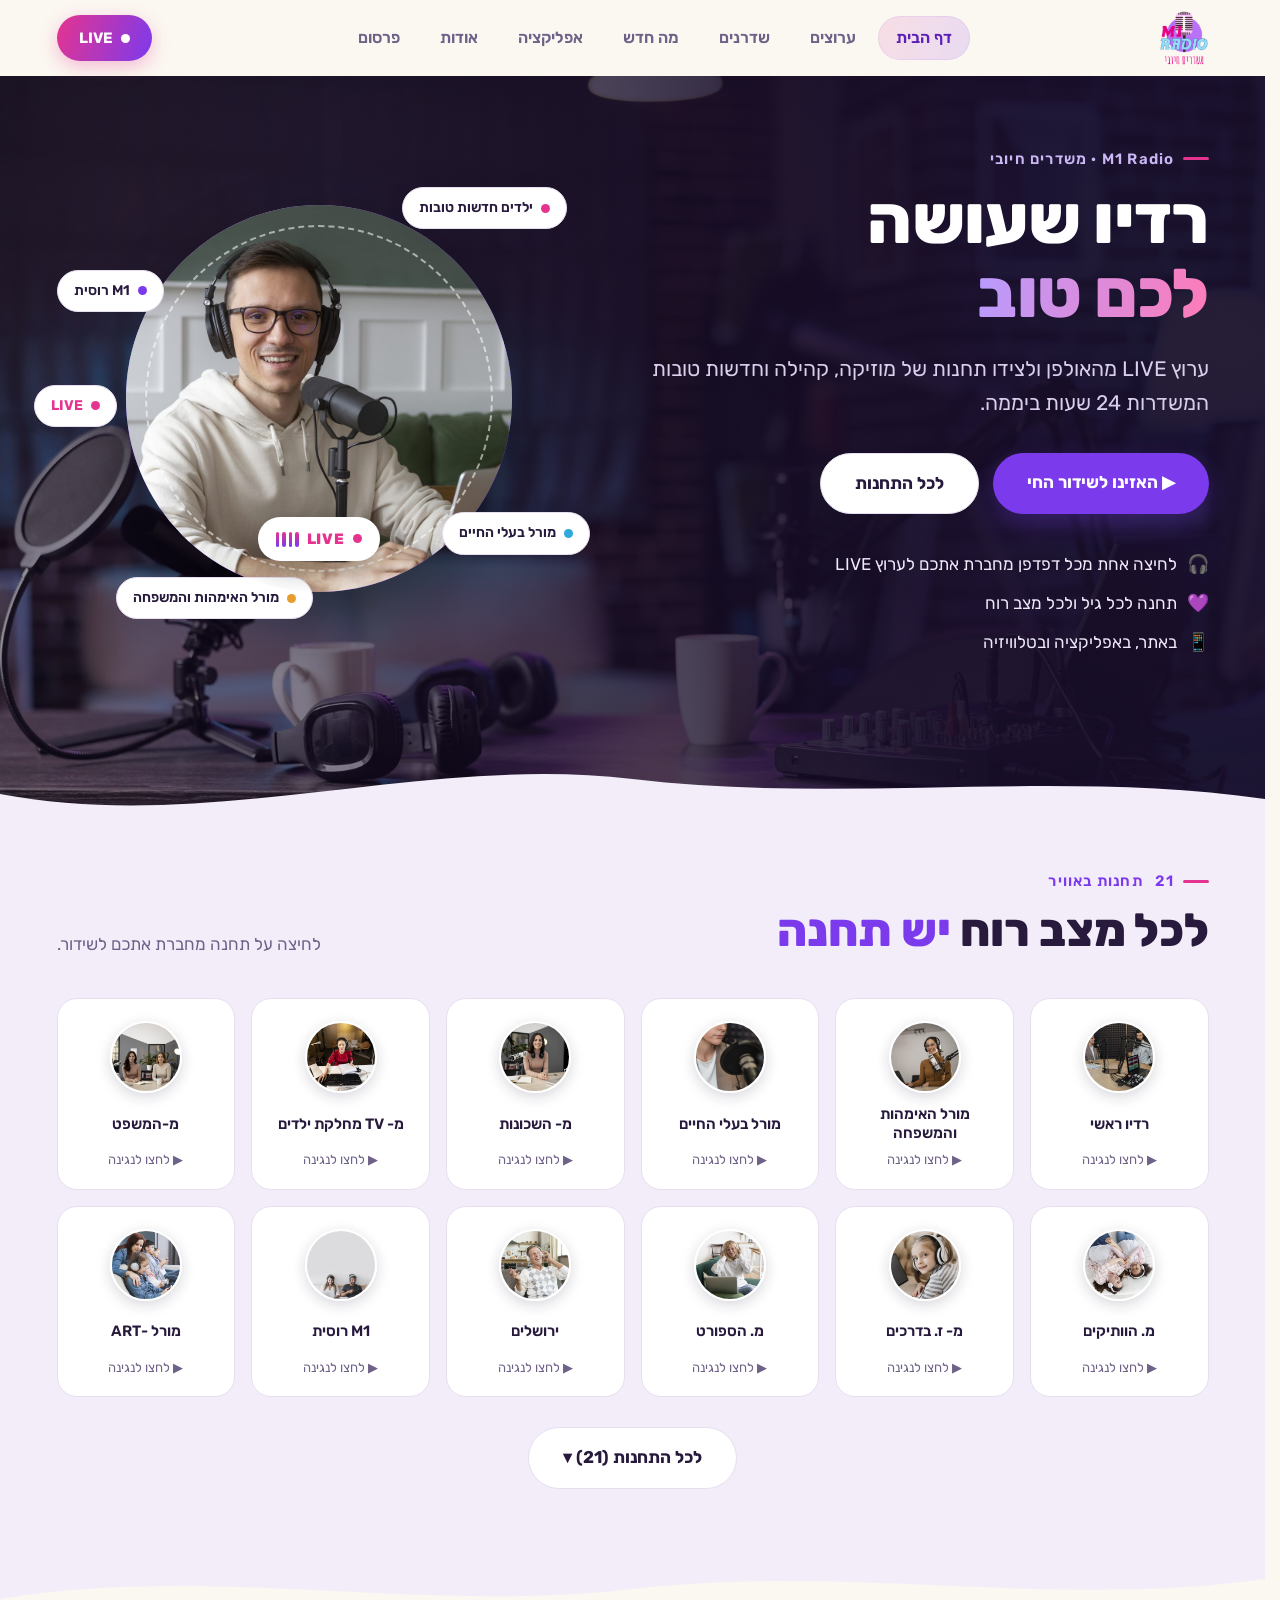
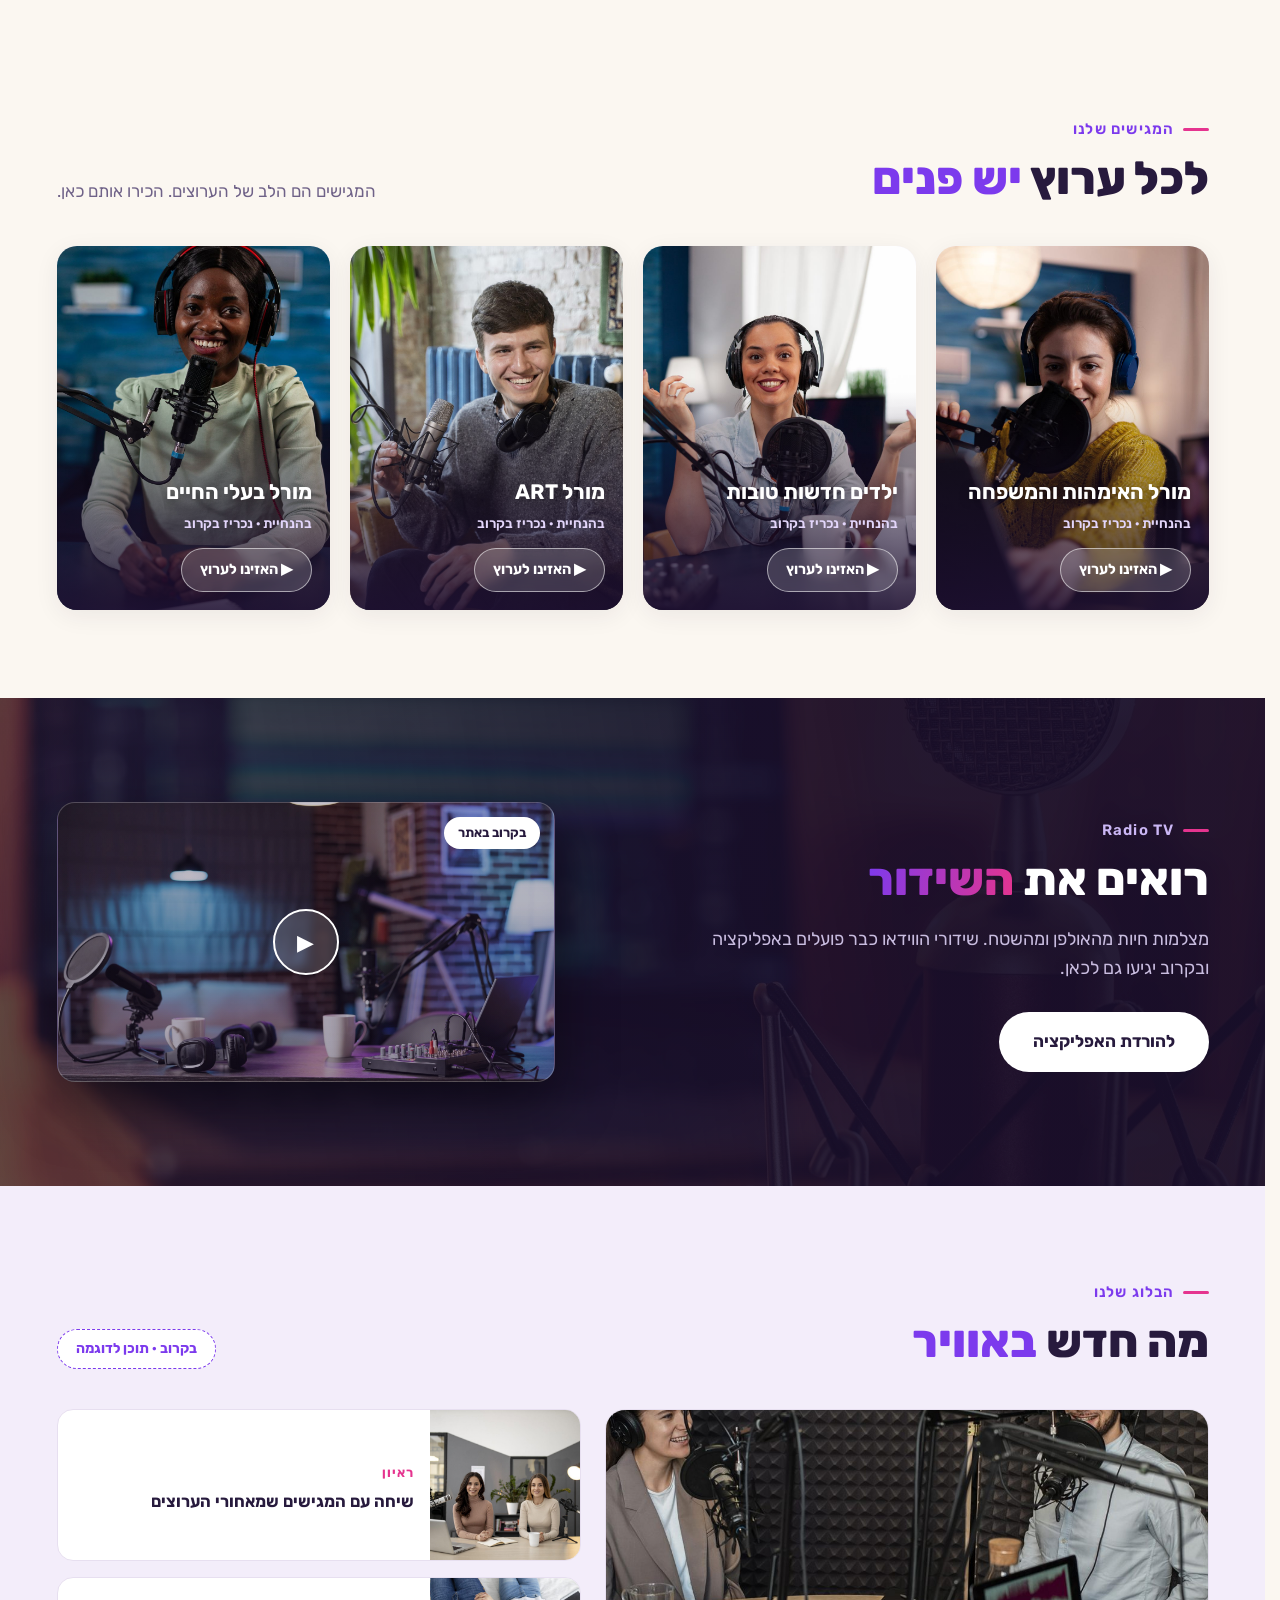
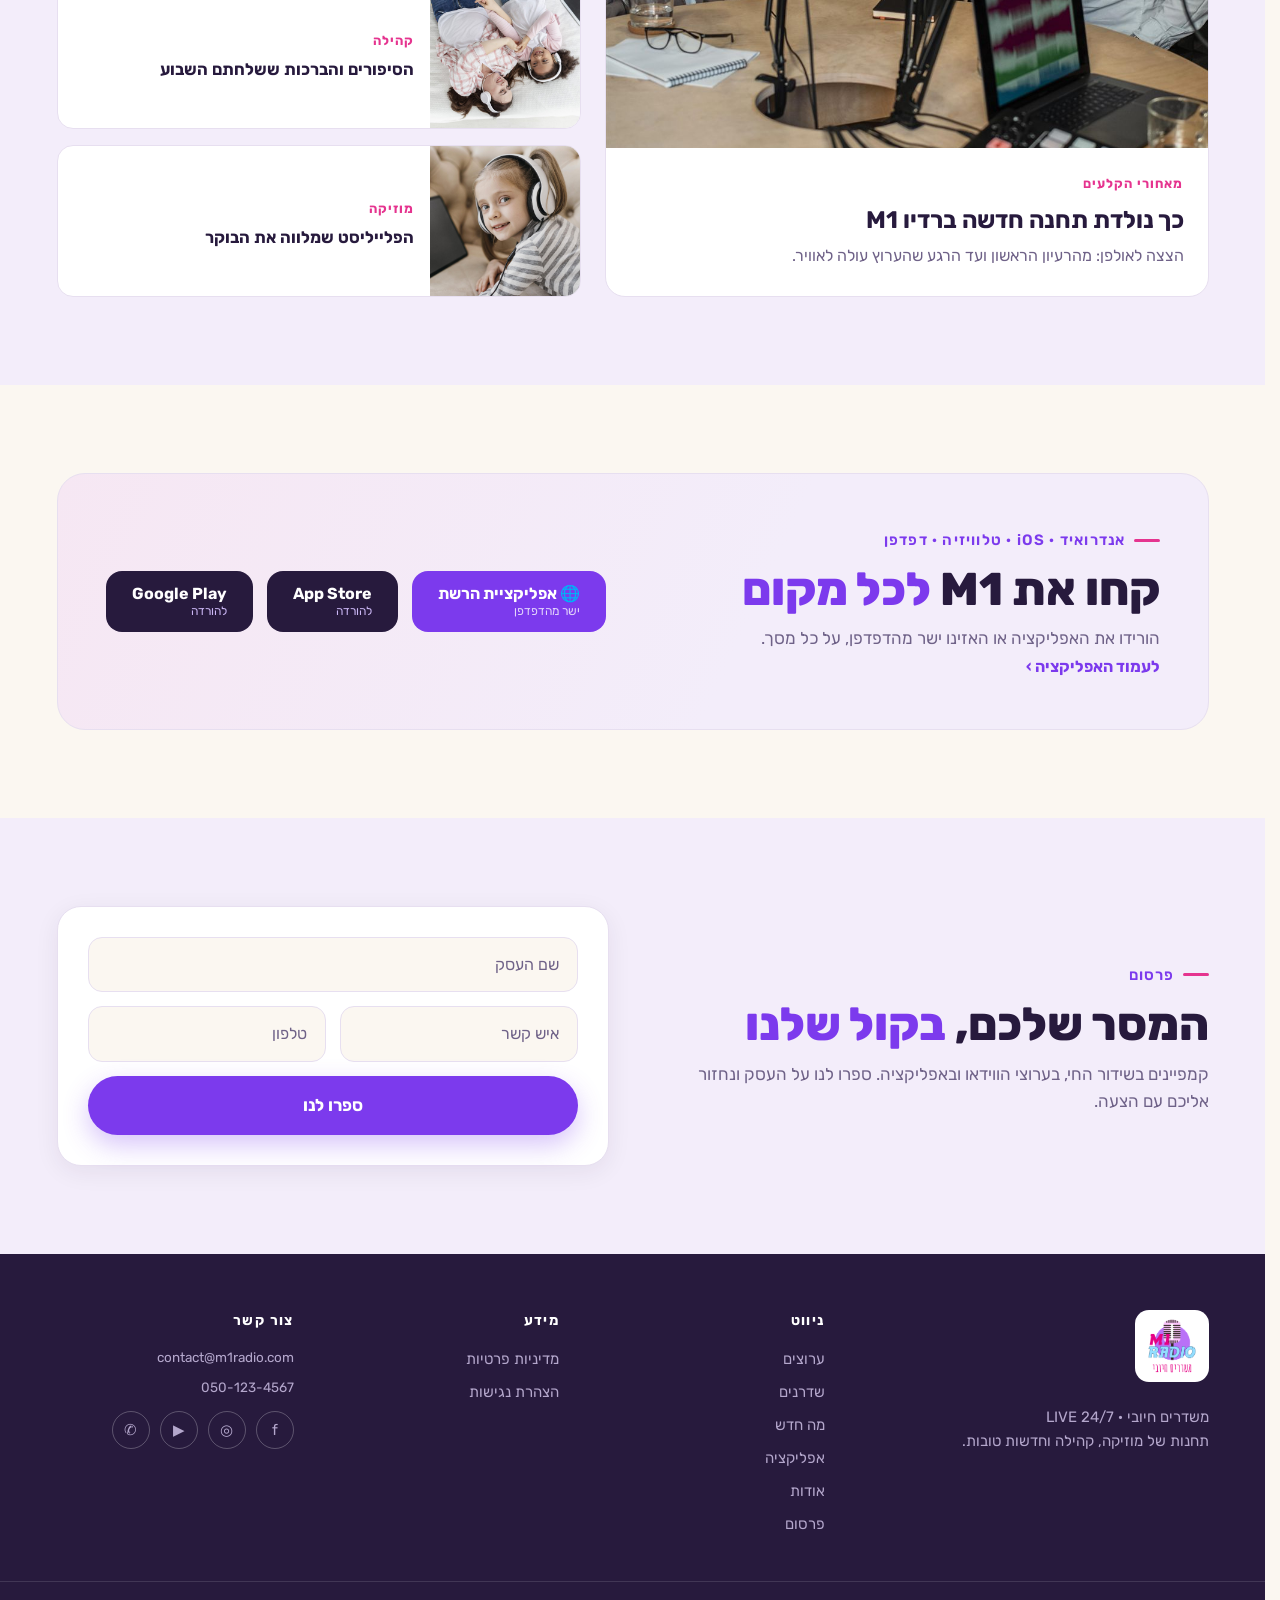
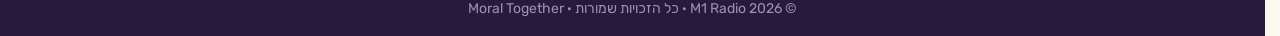
<file: index.html>
<!DOCTYPE html>
<html lang="he" dir="rtl">
<head>
<meta charset="utf-8">
<meta name="viewport" content="width=device-width, initial-scale=1">
<title>M1 Radio · משדרים חיובי · שידור חי 24/7</title>
<meta name="description" content="M1 Radio מציע 21 תחנות של מוזיקה, קהילה וחדשות טובות בשידור חי 24/7, באתר ובאפליקציה.">
<meta property="og:title" content="M1 Radio · משדרים חיובי">
<meta property="og:description" content="21 תחנות של מוזיקה, קהילה וחדשות טובות בשידור חי 24/7.">
<meta property="og:type" content="website">
<meta property="og:url" content="https://radio.moraltogether.com/">
<meta property="og:site_name" content="M1 Radio">
<meta property="og:image" content="https://radio.moraltogether.com/assets/logo.png">
<meta property="og:image:width" content="1000">
<meta property="og:image:height" content="1000">
<meta name="twitter:card" content="summary">
<meta name="twitter:image" content="https://radio.moraltogether.com/assets/logo.png">
<meta name="theme-color" content="#0a0618">
<link rel="icon" type="image/png" href="assets/logo-crop.png">
<link rel="preconnect" href="https://fonts.googleapis.com">
<link rel="preconnect" href="https://fonts.gstatic.com" crossorigin>
<link href="https://fonts.googleapis.com/css2?family=Rubik:wght@400;600;800&display=swap" rel="stylesheet">
<link rel="stylesheet" href="styles.css">
<script src="page-transitions.js"></script>
</head>
<body>

<!-- ===== HEADER ===== -->
<header class="site" id="siteHeader">
  <div class="topbar">
    <a class="brand" href="#top" aria-label="M1 Radio · דף הבית">
      <img class="logo" src="assets/logo-crop.png" alt="M1 Radio" width="547" height="617">
    </a>
    <nav class="tabs" id="mainNav" aria-label="ניווט ראשי">
      <a href="#top" class="active">דף הבית</a>
      <a href="stations.html">ערוצים</a>
      <a href="hosts.html">שדרנים</a>
      <a href="blog.html">מה חדש</a>
      <a href="apps.html">אפליקציה</a>
      <a href="about.html">אודות</a>
      <a href="ads.html">פרסום</a>
    </nav>
    <div class="head-actions">
      <button class="cta-mini" id="headerPlay" type="button"><span class="pulse light"></span> LIVE</button>
      <button class="burger" id="burgerBtn" type="button" aria-label="תפריט" aria-expanded="false">
        <span></span><span></span><span></span>
      </button>
    </div>
  </div>
  <nav class="mobile-nav" id="mobileNav" aria-label="ניווט נייד">
    <a href="#top" class="active">דף הבית</a>
    <a href="stations.html">ערוצים</a>
    <a href="hosts.html">שדרנים</a>
    <a href="blog.html">מה חדש</a>
      <a href="apps.html">אפליקציה</a>
    <a href="about.html">אודות</a>
    <a href="ads.html">פרסום</a>
  </nav>
</header>

<main id="top">

  <!-- ===== HERO (вариант с фото-фоном, утверждён 2026-07-09) ===== -->
  <section class="hero hero-photo">
    <div class="wrap hero-grid">
      <div class="hero-copy">
        <img class="hero-logo" src="assets/logo-crop.png" alt="" width="547" height="617">
        <div class="eyebrow">M1 Radio · משדרים חיובי</div>
        <h1>רדיו שעושה <span class="hl" style="white-space:nowrap">לכם טוב</span></h1>
        <p class="hsub">ערוץ LIVE מהאולפן ולצידו תחנות של מוזיקה, קהילה וחדשות טובות המשדרות 24 שעות ביממה.</p>
        <div class="cta-row">
          <a class="cta primary" id="heroPlay" href="stations.html#play=M1radio">▶ האזינו לשידור החי</a>
          <a class="cta ghost" href="stations.html#all">לכל התחנות</a>
        </div>
        <ul class="hero-points">
          <li><span class="ico">🎧</span>לחיצה אחת מכל דפדפן מחברת אתכם לערוץ LIVE</li>
          <li><span class="ico">💜</span>תחנה לכל גיל ולכל מצב רוח</li>
          <li><span class="ico">📱</span>באתר, באפליקציה ובטלוויזיה</li>
        </ul>
      </div>

      <div class="hero-stage">
        <div class="disc">
          <img class="disc-ph" src="assets/placeholders/people/person-05-smiley-man-podcast.jpg" alt="" aria-hidden="true">
          <div class="disc-ring" aria-hidden="true"></div>
          <a class="disc-live" href="stations.html#play=M1radio" aria-label="לצפייה בשידור החי של הערוץ הראשי">
            <span class="pulse"></span> LIVE
            <span class="eq tiny" aria-hidden="true"><span></span><span></span><span></span><span></span></span>
          </a>
        </div>
        <span class="chip c1" aria-hidden="true"><i class="dot d-pink"></i>ילדים חדשות טובות</span>
        <span class="chip c2" aria-hidden="true"><i class="dot d-sky"></i>מורל בעלי החיים</span>
        <span class="chip c3" aria-hidden="true"><i class="dot d-purple"></i>M1 רוסית</span>
        <span class="chip c4" aria-hidden="true"><i class="dot d-sun"></i>מורל האימהות והמשפחה</span>
        <span class="chip live-chip" aria-hidden="true"><i class="pulse"></i>LIVE</span>
      </div>
    </div>
    <div class="wave" aria-hidden="true">
      <svg viewBox="0 0 1440 70" preserveAspectRatio="none"><path d="M0,40 C240,80 480,0 720,25 C960,50 1200,15 1440,45 L1440,70 L0,70 Z" fill="var(--lilac)"/></svg>
    </div>
  </section>

  <!-- ===== STATIONS ===== -->
  <section class="tint" id="stations">
    <div class="wrap">
      <div class="sec-head">
        <div>
          <div class="eyebrow"><span id="stationsCount">21</span>&nbsp;תחנות באוויר</div>
          <h2>לכל מצב רוח <span class="hl-accent">יש תחנה</span></h2>
        </div>
        <p class="sec-note">לחיצה על תחנה מחברת אתכם לשידור.</p>
      </div>
      <div class="stations collapsed" id="stationGrid"></div>
      <div class="stations-more">
        <button class="cta ghost" id="stationsToggle" type="button">לכל התחנות (<span id="stationsCount2">21</span>) ▾</button>
      </div>
    </div>
    <div class="wave" aria-hidden="true">
      <svg viewBox="0 0 1440 70" preserveAspectRatio="none"><path d="M0,45 C240,10 480,60 720,35 C960,10 1200,55 1440,25 L1440,70 L0,70 Z" fill="var(--paper)"/></svg>
    </div>
  </section>

  <!-- ===== FEATURED CHANNELS ===== -->
  <section id="channels">
    <div class="wrap">
      <div class="sec-head">
        <div>
          <div class="eyebrow">המגישים שלנו</div>
          <h2>לכל ערוץ <span class="hl-accent">יש פנים</span></h2>
        </div>
        <p class="sec-note">המגישים הם הלב של הערוצים. הכירו אותם כאן.</p>
      </div>
      <div class="cards hosts">
        <article class="hostcard" data-station="nazeret">
          <img src="assets/placeholders/people/person-03-woman-host-headset.jpg" alt="מגישת מורל האימהות והמשפחה" loading="lazy">
          <span class="hc-badge"><i class="pulse light"></i> מתנגן עכשיו</span>
          <div class="hc-body">
            <h3>מורל האימהות והמשפחה</h3>
            <p class="hc-host">בהנחיית · נכריז בקרוב</p>
            <button class="hc-play" type="button" data-play="nazeret">▶ האזינו לערוץ</button>
          </div>
        </article>
        <article class="hostcard" data-station="kiryat_mochkin">
          <img src="assets/placeholders/people/person-01-smiling-presenter.jpg" alt="מגישת ילדים חדשות טובות" loading="lazy">
          <span class="hc-badge"><i class="pulse light"></i> מתנגן עכשיו</span>
          <div class="hc-body">
            <h3>ילדים חדשות טובות</h3>
            <p class="hc-host">בהנחיית · נכריז בקרוב</p>
            <button class="hc-play" type="button" data-play="kiryat_mochkin">▶ האזינו לערוץ</button>
          </div>
        </article>
        <article class="hostcard" data-station="kiryat_ata">
          <img src="assets/placeholders/people/person-04-man-podcast-studio.jpg" alt="מגיש מורל ART" loading="lazy">
          <span class="hc-badge"><i class="pulse light"></i> מתנגן עכשיו</span>
          <div class="hc-body">
            <h3>מורל ART</h3>
            <p class="hc-host">בהנחיית · נכריז בקרוב</p>
            <button class="hc-play" type="button" data-play="kiryat_ata">▶ האזינו לערוץ</button>
          </div>
        </article>
        <article class="hostcard" data-station="tveria">
          <img src="assets/placeholders/people/person-02-smiling-influencer.jpg" alt="מגישת מורל בעלי החיים" loading="lazy">
          <span class="hc-badge"><i class="pulse light"></i> מתנגן עכשיו</span>
          <div class="hc-body">
            <h3>מורל בעלי החיים</h3>
            <p class="hc-host">בהנחיית · נכריז בקרוב</p>
            <button class="hc-play" type="button" data-play="tveria">▶ האזינו לערוץ</button>
          </div>
        </article>
      </div>
    </div>
  </section>

  <!-- ===== RADIO TV — тёмный блок с фото-фоном ===== -->
  <section class="tv-band" id="tv">
    <div class="wrap tv-grid">
      <div>
        <div class="eyebrow on-dark">Radio TV</div>
        <h2 class="on-dark">רואים את <span class="hl">השידור</span></h2>
        <p class="on-dark-sub">מצלמות חיות מהאולפן ומהשטח. שידורי הווידאו כבר פועלים באפליקציה ובקרוב יגיעו גם לכאן.</p>
        <a class="cta light" href="#apps">להורדת האפליקציה</a>
      </div>
      <div class="tv-mock" aria-hidden="true">
        <div class="tv-screen">
          <span class="tv-badge">בקרוב באתר</span>
          <span class="tv-play">▶</span>
        </div>
      </div>
    </div>
  </section>

  <!-- ===== BLOG (заглушка) ===== -->
  <section class="tint" id="blog">
    <div class="wrap">
      <div class="sec-head">
        <div>
          <div class="eyebrow">הבלוג שלנו</div>
          <h2>מה חדש <span class="hl-accent">באוויר</span></h2>
        </div>
        <span class="soon-badge">בקרוב · תוכן לדוגמה</span>
      </div>
      <div class="magazine">
        <article class="mag-lead">
          <div class="mimg"><img src="assets/placeholders/stations/station-01-radio-team.jpg" alt="" loading="lazy"></div>
          <div class="mbody">
            <span class="mtag">מאחורי הקלעים</span>
            <h3>כך נולדת תחנה חדשה ברדיו M1</h3>
            <p>הצצה לאולפן: מהרעיון הראשון ועד הרגע שהערוץ עולה לאוויר.</p>
          </div>
        </article>
        <div class="mag-list">
          <article class="mag-item">
            <div class="mimg"><img src="assets/placeholders/stations/station-06-women-broadcasting.jpg" alt="" loading="lazy"></div>
            <div class="mi-body">
              <span class="mtag">ראיון</span>
              <h3>שיחה עם המגישים שמאחורי הערוצים</h3>
            </div>
          </article>
          <article class="mag-item">
            <div class="mimg"><img src="assets/placeholders/stations/station-07-mother-daughter-music.jpg" alt="" loading="lazy"></div>
            <div class="mi-body">
              <span class="mtag">קהילה</span>
              <h3>הסיפורים והברכות ששלחתם השבוע</h3>
            </div>
          </article>
          <article class="mag-item">
            <div class="mimg"><img src="assets/placeholders/stations/station-08-girl-headphones.jpg" alt="" loading="lazy"></div>
            <div class="mi-body">
              <span class="mtag">מוזיקה</span>
              <h3>הפלייליסט שמלווה את הבוקר</h3>
            </div>
          </article>
        </div>
      </div>
    </div>
  </section>

  <!-- ===== APPS ===== -->
  <section id="apps">
    <div class="wrap">
      <div class="apps-band">
        <div>
          <div class="eyebrow">אנדרואיד · iOS · טלוויזיה · דפדפן</div>
          <h2>קחו את M1 <span class="hl-accent">לכל מקום</span></h2>
          <p class="sec-note">הורידו את האפליקציה או האזינו ישר מהדפדפן, על כל מסך.</p>
          <a class="linkbtn" href="apps.html">לעמוד האפליקציה ›</a>
        </div>
        <div class="store-row">
          <a class="store web" href="https://radio.moraltogether.com" target="_blank" rel="noopener" aria-label="אפליקציית הרשת">🌐 אפליקציית הרשת<small>ישר מהדפדפן</small></a>
          <a class="store" href="#" aria-label="App Store">App Store<small>להורדה</small></a>
          <a class="store" href="#" aria-label="Google Play">Google Play<small>להורדה</small></a>
        </div>
      </div>
    </div>
  </section>

  <!-- ===== ADS ===== -->
  <section class="tint" id="ads">
    <div class="wrap ads-grid">
      <div>
        <div class="eyebrow">פרסום</div>
        <h2>המסר שלכם, <span class="hl-accent">בקול שלנו</span></h2>
        <p class="sec-note">קמפיינים בשידור החי, בערוצי הווידאו ובאפליקציה. ספרו לנו על העסק ונחזור אליכם עם הצעה.</p>
      </div>
      <form class="card-form compact" id="adsForm" novalidate>
        <input type="text" name="company" placeholder="שם העסק" aria-label="שם העסק" required>
        <div class="frow">
          <input type="text" name="name" placeholder="איש קשר" aria-label="איש קשר" required>
          <input type="tel" name="phone" placeholder="טלפון" aria-label="טלפון" class="ltr" required>
        </div>
        <button class="cta primary wide" type="submit">ספרו לנו</button>
        <p class="form-success" hidden>תודה! נחזור אליכם בהקדם.</p>
      </form>
    </div>
  </section>

</main>

<!-- ===== FOOTER ===== -->
<footer class="site-footer" id="about">
  <div class="wrap foot">
    <div class="fcol">
      <img class="flogo" src="assets/logo-crop.png" alt="M1 Radio" width="547" height="617">
      <p>משדרים חיובי · LIVE 24/7<br>תחנות של מוזיקה, קהילה וחדשות טובות.</p>
    </div>
    <div class="fcol">
      <h4>ניווט</h4>
      <a href="stations.html">ערוצים</a>
      <a href="hosts.html">שדרנים</a>
      <a href="blog.html">מה חדש</a>
      <a href="apps.html">אפליקציה</a>
      <a href="about.html">אודות</a>
      <a href="ads.html">פרסום</a>
    </div>
    <div class="fcol">
      <h4>מידע</h4>
      <a href="privacy-policy.html">מדיניות פרטיות</a>
      <a href="accessibility.html">הצהרת נגישות</a>
    </div>
    <div class="fcol">
      <h4>צור קשר</h4>
      <a class="ltr" href="mailto:contact@m1radio.com">contact@m1radio.com</a>
      <a class="ltr" href="tel:+972501234567">050-123-4567</a>
      <div class="socials">
        <a class="ic" href="#" aria-label="פייסבוק">f</a>
        <a class="ic" href="#" aria-label="אינסטגרם">◎</a>
        <a class="ic" href="#" aria-label="יוטיוב">▶</a>
        <a class="ic" href="#" aria-label="וואטסאפ">✆</a>
      </div>
    </div>
  </div>
  <div class="copyright">© M1 Radio <span id="year">2026</span> · כל הזכויות שמורות · Moral Together</div>
</footer>

<!-- ===== PLAYER DOCK ===== -->
<div class="dock" id="dock" hidden>
  <button class="dock-play" id="dockPlay" type="button" aria-label="נגן / השהה">▶</button>
  <div class="dock-meta">
    <span class="dock-live" id="dockStatus"><i class="pulse"></i>באוויר</span>
    <span class="dock-name" id="dockName">רדיו ראשי</span>
  </div>
  <div class="eq mini" id="dockEq" aria-hidden="true">
    <span></span><span></span><span></span><span></span><span></span>
  </div>
  <input class="dock-vol" id="dockVol" type="range" min="0" max="1" step="0.05" value="0.9" aria-label="עוצמת קול">
  <button class="dock-close" id="dockClose" type="button" aria-label="סגירת הנגן">✕</button>
</div>

<script src="script.js"></script>
</body>
</html>
</file>
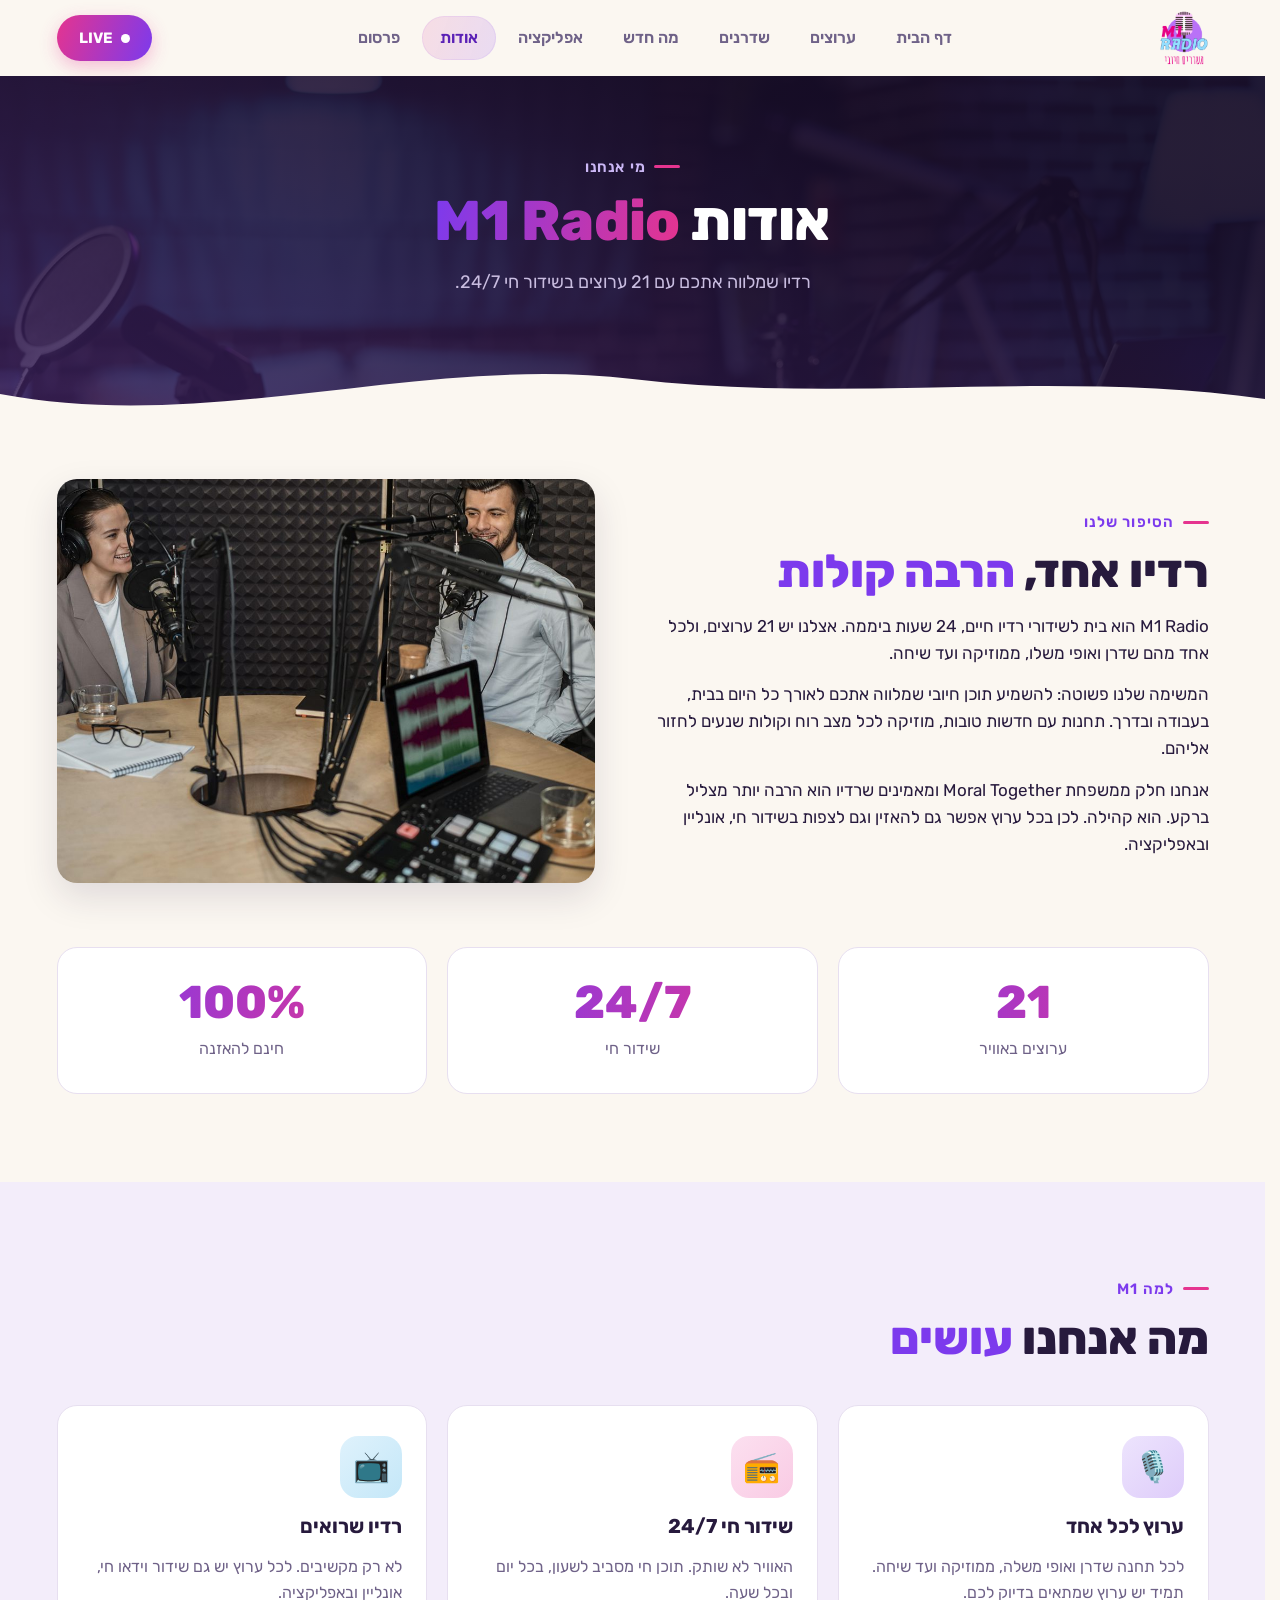
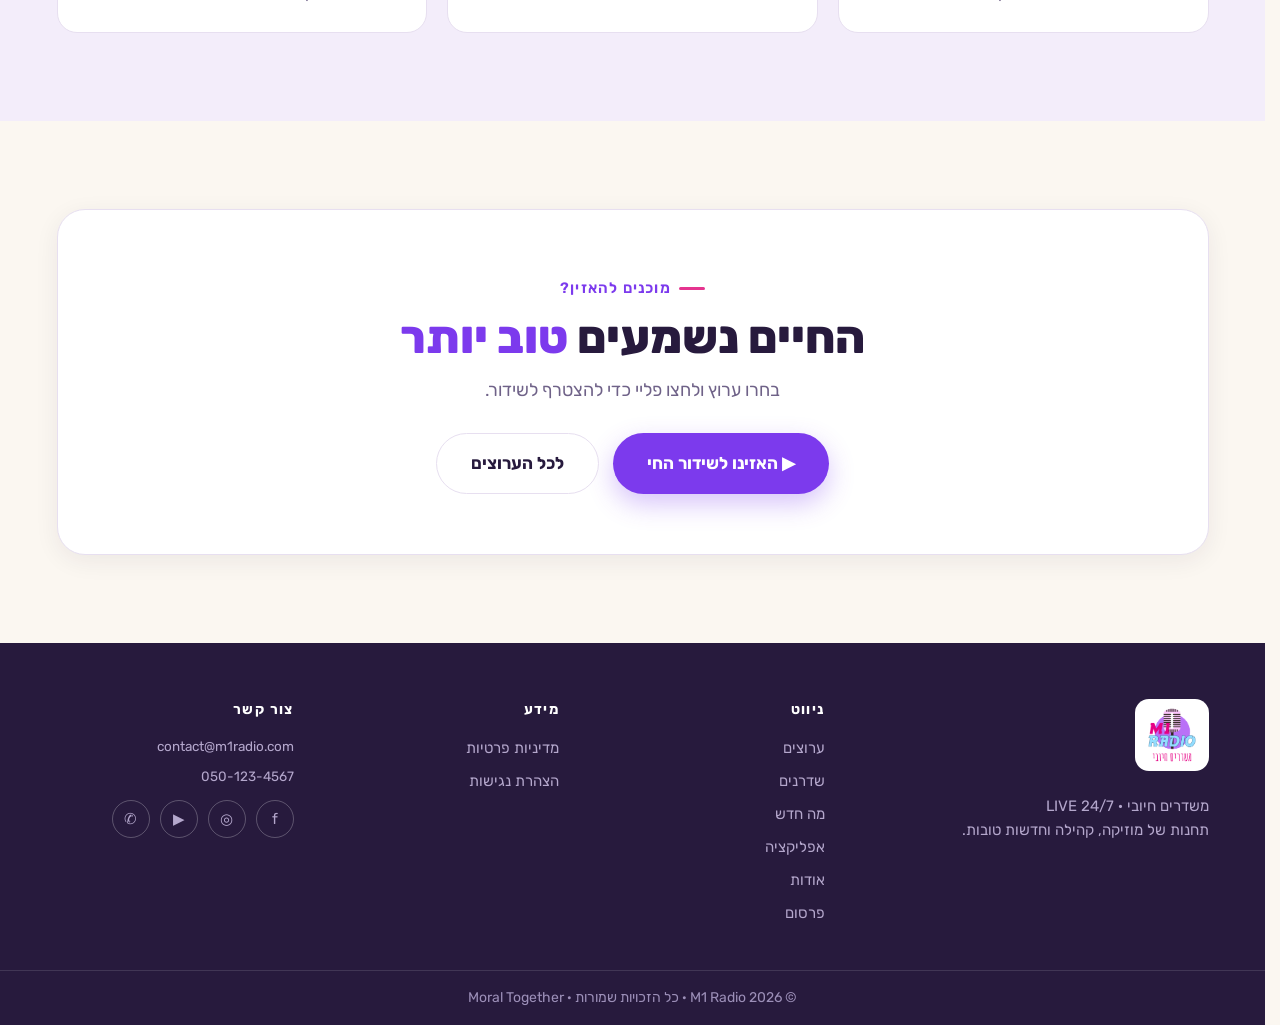
<file: about.html>
<!DOCTYPE html>
<html lang="he" dir="rtl">
<head>
<meta charset="utf-8">
<meta name="viewport" content="width=device-width, initial-scale=1">
<title>אודות · M1 Radio · רדיו אחד, הרבה קולות</title>
<meta name="description" content="M1 Radio הוא בית לשידורי רדיו חיים 24/7 וחלק ממשפחת Moral Together. הכירו את הסיפור שלנו.">
<meta property="og:title" content="אודות · M1 Radio">
<meta property="og:description" content="M1 Radio הוא בית לשידורי רדיו חיים 24/7 וחלק ממשפחת Moral Together. הכירו את הסיפור שלנו.">
<meta property="og:type" content="website">
<meta property="og:site_name" content="M1 Radio">
<meta property="og:image" content="https://radio.moraltogether.com/assets/logo.png">
<meta property="og:image:width" content="1000">
<meta property="og:image:height" content="1000">
<meta name="twitter:card" content="summary">
<meta name="twitter:image" content="https://radio.moraltogether.com/assets/logo.png">
<meta name="theme-color" content="#0a0618">
<link rel="icon" type="image/png" href="assets/logo-crop.png">
<link rel="preconnect" href="https://fonts.googleapis.com">
<link rel="preconnect" href="https://fonts.gstatic.com" crossorigin>
<link href="https://fonts.googleapis.com/css2?family=Rubik:wght@400;600;800&display=swap" rel="stylesheet">
<link rel="stylesheet" href="styles.css">
<script src="page-transitions.js"></script>
</head>
<body>

<!-- ===== HEADER ===== -->
<header class="site" id="siteHeader">
  <div class="topbar">
    <a class="brand" href="index.html" aria-label="M1 Radio · דף הבית">
      <img class="logo" src="assets/logo-crop.png" alt="M1 Radio" width="547" height="617">
    </a>
    <nav class="tabs" id="mainNav" aria-label="ניווט ראשי">
      <a href="index.html">דף הבית</a>
      <a href="stations.html">ערוצים</a>
      <a href="hosts.html">שדרנים</a>
      <a href="blog.html">מה חדש</a>
      <a href="apps.html">אפליקציה</a>
      <a href="about.html" class="active">אודות</a>
      <a href="ads.html">פרסום</a>
    </nav>
    <div class="head-actions">
      <button class="cta-mini" id="headerPlay" type="button"><span class="pulse light"></span> LIVE</button>
      <button class="burger" id="burgerBtn" type="button" aria-label="תפריט" aria-expanded="false">
        <span></span><span></span><span></span>
      </button>
    </div>
  </div>
  <nav class="mobile-nav" id="mobileNav" aria-label="ניווט נייד">
    <a href="index.html">דף הבית</a>
    <a href="stations.html">ערוצים</a>
    <a href="hosts.html">שדרנים</a>
    <a href="blog.html">מה חדש</a>
      <a href="apps.html">אפליקציה</a>
    <a href="about.html" class="active">אודות</a>
    <a href="ads.html">פרסום</a>
  </nav>
</header>

<main>

  <!-- ===== PAGE BAND ===== -->
  <section class="page-band band-about">
    <div class="wrap">
      <div class="eyebrow on-dark">מי אנחנו</div>
      <h1>אודות <span class="hl">M1 Radio</span></h1>
      <p class="band-sub">רדיו שמלווה אתכם עם <span id="bandCount">21</span> ערוצים בשידור חי 24/7.</p>
    </div>
    <div class="wave" aria-hidden="true">
      <svg viewBox="0 0 1440 70" preserveAspectRatio="none"><path d="M0,40 C240,80 480,0 720,25 C960,50 1200,15 1440,45 L1440,70 L0,70 Z" fill="var(--paper)"/></svg>
    </div>
  </section>

  <!-- ===== MISSION + STATS ===== -->
  <section class="about-sec">
    <div class="wrap">
      <div class="split">
        <div>
          <div class="eyebrow">הסיפור שלנו</div>
          <h2>רדיו אחד, <span class="hl-accent">הרבה קולות</span></h2>
          <p>M1 Radio הוא בית לשידורי רדיו חיים, 24 שעות ביממה. אצלנו יש <span id="missionCount">21</span> ערוצים, ולכל אחד מהם שדרן ואופי משלו, ממוזיקה ועד שיחה.</p>
          <p>המשימה שלנו פשוטה: להשמיע תוכן חיובי שמלווה אתכם לאורך כל היום בבית, בעבודה ובדרך. תחנות עם חדשות טובות, מוזיקה לכל מצב רוח וקולות שנעים לחזור אליהם.</p>
          <p>אנחנו חלק ממשפחת Moral Together ומאמינים שרדיו הוא הרבה יותר מצליל ברקע. הוא קהילה. לכן בכל ערוץ אפשר גם להאזין וגם לצפות בשידור חי, אונליין ובאפליקציה.</p>
        </div>
        <div class="media">
          <img src="assets/placeholders/stations/station-01-radio-team.jpg" alt="צוות באולפן רדיו" loading="lazy">
        </div>
      </div>

      <div class="stats">
        <div class="stat"><div class="num" id="statStations">21</div><div class="lbl">ערוצים באוויר</div></div>
        <div class="stat"><div class="num">24/7</div><div class="lbl">שידור חי</div></div>
        <div class="stat"><div class="num">100%</div><div class="lbl">חינם להאזנה</div></div>
      </div>
    </div>
  </section>

  <!-- ===== VALUES ===== -->
  <section class="tint">
    <div class="wrap">
      <div class="sec-head">
        <div>
          <div class="eyebrow">למה M1</div>
          <h2>מה אנחנו <span class="hl-accent">עושים</span></h2>
        </div>
      </div>
      <div class="cards three">
        <article class="pcard">
          <span class="picon g-purple">🎙️</span>
          <h3>ערוץ לכל אחד</h3>
          <p>לכל תחנה שדרן ואופי משלה, ממוזיקה ועד שיחה. תמיד יש ערוץ שמתאים בדיוק לכם.</p>
        </article>
        <article class="pcard">
          <span class="picon g-pink">📻</span>
          <h3>שידור חי 24/7</h3>
          <p>האוויר לא שותק. תוכן חי מסביב לשעון, בכל יום ובכל שעה.</p>
        </article>
        <article class="pcard">
          <span class="picon g-sky">📺</span>
          <h3>רדיו שרואים</h3>
          <p>לא רק מקשיבים. לכל ערוץ יש גם שידור וידאו חי, אונליין ובאפליקציה.</p>
        </article>
      </div>
    </div>
  </section>

  <!-- ===== CTA ===== -->
  <section>
    <div class="wrap">
      <div class="cta-band">
        <div class="eyebrow">מוכנים להאזין?</div>
        <h2>החיים נשמעים <span class="hl-accent">טוב יותר</span></h2>
        <p>בחרו ערוץ ולחצו פליי כדי להצטרף לשידור.</p>
        <div class="cta-row">
          <button class="cta primary" id="ctaPlay" type="button">▶ האזינו לשידור החי</button>
          <a class="cta ghost" href="stations.html">לכל הערוצים</a>
        </div>
      </div>
    </div>
  </section>

</main>

<!-- ===== FOOTER ===== -->
<footer class="site-footer" id="about">
  <div class="wrap foot">
    <div class="fcol">
      <img class="flogo" src="assets/logo-crop.png" alt="M1 Radio" width="547" height="617">
      <p>משדרים חיובי · LIVE 24/7<br>תחנות של מוזיקה, קהילה וחדשות טובות.</p>
    </div>
    <div class="fcol">
      <h4>ניווט</h4>
      <a href="stations.html">ערוצים</a>
      <a href="hosts.html">שדרנים</a>
      <a href="blog.html">מה חדש</a>
      <a href="apps.html">אפליקציה</a>
      <a href="about.html">אודות</a>
      <a href="ads.html">פרסום</a>
    </div>
    <div class="fcol">
      <h4>מידע</h4>
      <a href="privacy-policy.html">מדיניות פרטיות</a>
      <a href="accessibility.html">הצהרת נגישות</a>
    </div>
    <div class="fcol">
      <h4>צור קשר</h4>
      <a class="ltr" href="mailto:contact@m1radio.com">contact@m1radio.com</a>
      <a class="ltr" href="tel:+972501234567">050-123-4567</a>
      <div class="socials">
        <a class="ic" href="#" aria-label="פייסבוק">f</a>
        <a class="ic" href="#" aria-label="אינסטגרם">◎</a>
        <a class="ic" href="#" aria-label="יוטיוב">▶</a>
        <a class="ic" href="#" aria-label="וואטסאפ">✆</a>
      </div>
    </div>
  </div>
  <div class="copyright">© M1 Radio <span id="year">2026</span> · כל הזכויות שמורות · Moral Together</div>
</footer>

<!-- ===== PLAYER DOCK ===== -->
<div class="dock" id="dock" hidden>
  <button class="dock-play" id="dockPlay" type="button" aria-label="נגן / השהה">▶</button>
  <div class="dock-meta">
    <span class="dock-live" id="dockStatus"><i class="pulse"></i>באוויר</span>
    <span class="dock-name" id="dockName">רדיו ראשי</span>
  </div>
  <div class="eq mini" id="dockEq" aria-hidden="true">
    <span></span><span></span><span></span><span></span><span></span>
  </div>
  <input class="dock-vol" id="dockVol" type="range" min="0" max="1" step="0.05" value="0.9" aria-label="עוצמת קול">
  <button class="dock-close" id="dockClose" type="button" aria-label="סגירת הנגן">✕</button>
</div>

<script src="about.js"></script>
</body>
</html>
</file>
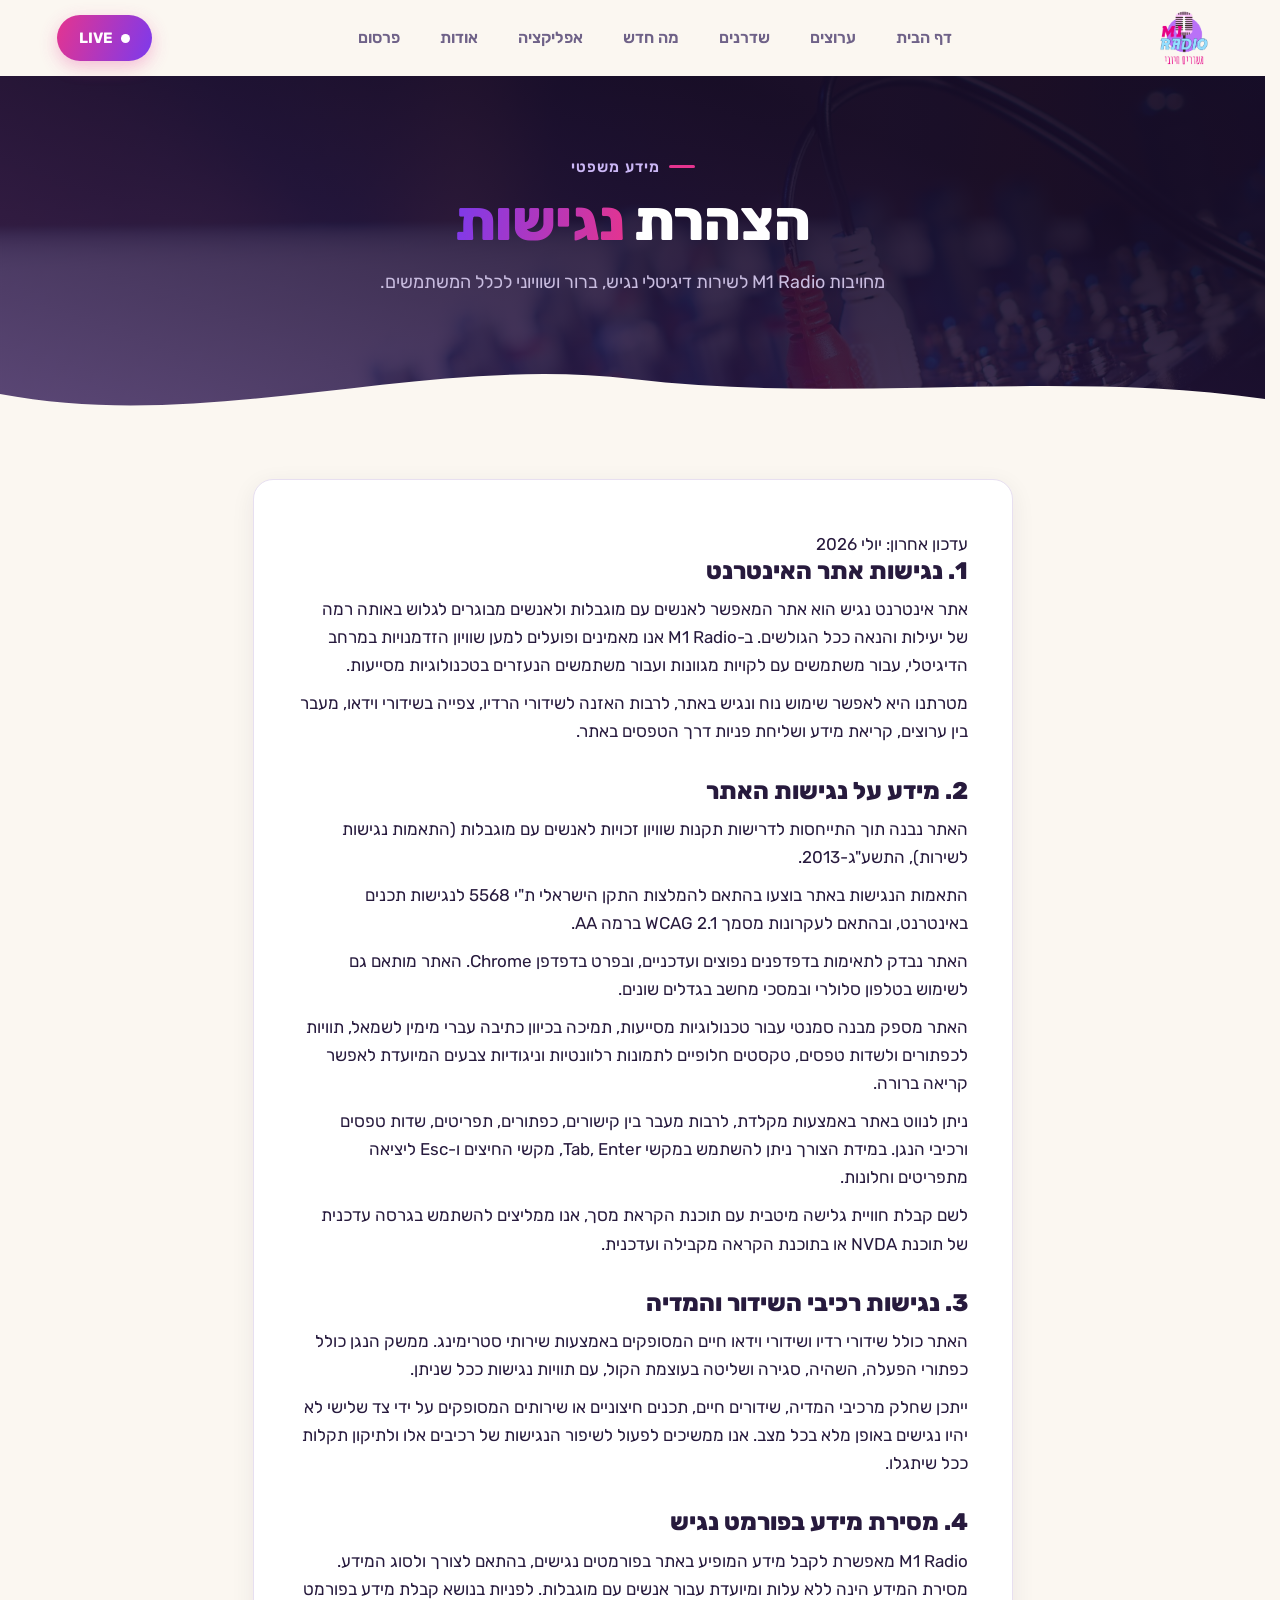
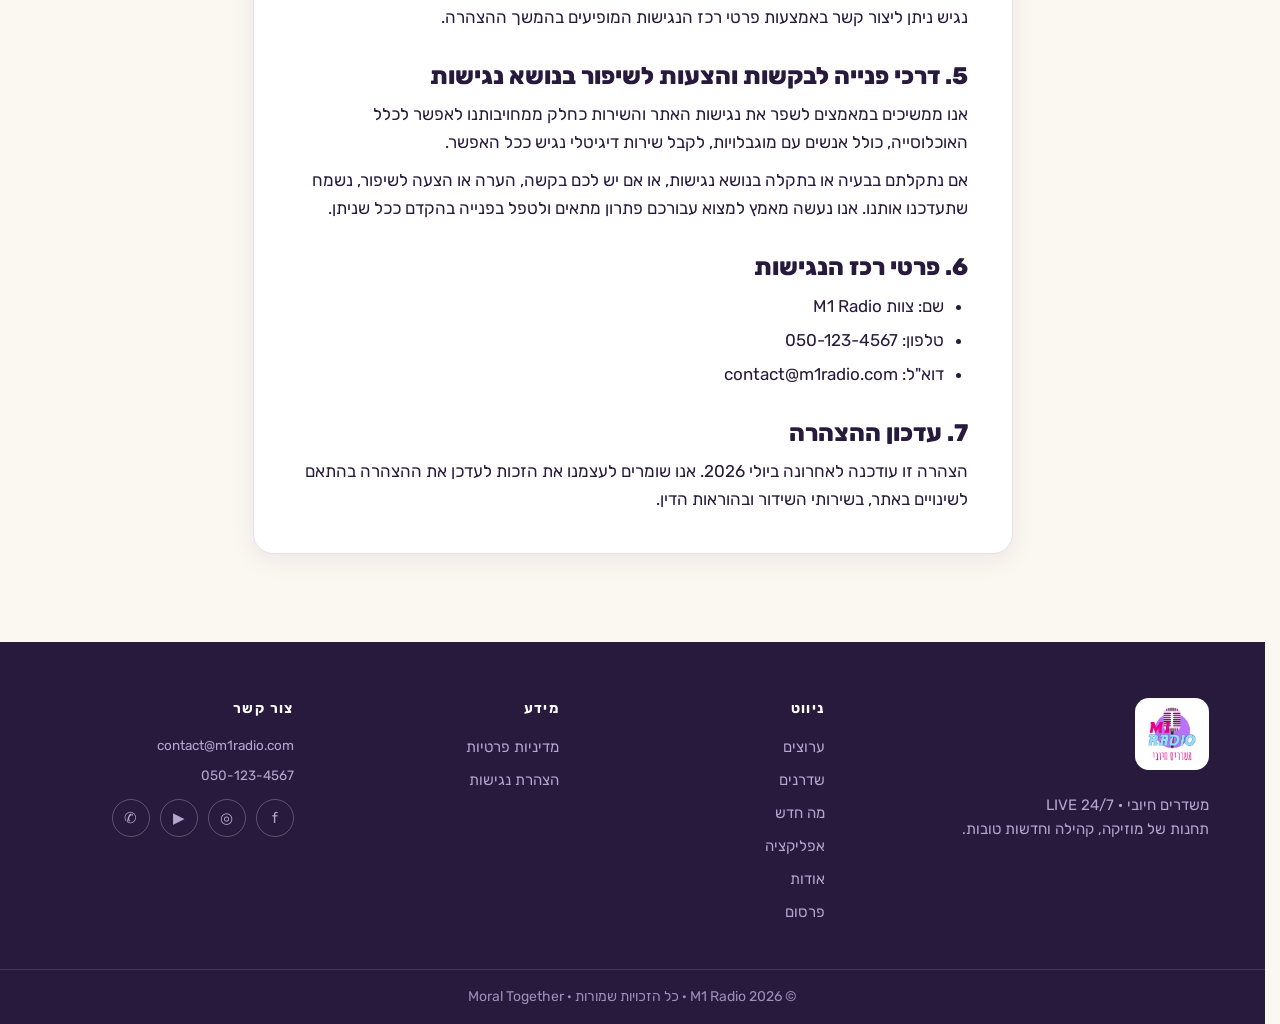
<file: accessibility.html>
<!DOCTYPE html>
<html lang="he" dir="rtl">
<head>
<meta charset="utf-8">
<meta name="viewport" content="width=device-width, initial-scale=1">
<title>הצהרת נגישות · M1 Radio</title>
<meta name="description" content="הצהרת הנגישות של M1 Radio כוללת מידע על נגישות האתר, שירותי השידור ודרכי הפנייה בנושא נגישות.">
<link rel="icon" type="image/png" href="assets/logo-crop.png">
<link rel="preconnect" href="https://fonts.googleapis.com">
<link rel="preconnect" href="https://fonts.gstatic.com" crossorigin>
<link href="https://fonts.googleapis.com/css2?family=Rubik:wght@400;600;800&display=swap" rel="stylesheet">
<link rel="stylesheet" href="styles.css">
<script src="page-transitions.js"></script>
</head>
<body>

<header class="site" id="siteHeader">
  <div class="topbar">
    <a class="brand" href="index.html" aria-label="M1 Radio · דף הבית">
      <img class="logo" src="assets/logo-crop.png" alt="M1 Radio" width="547" height="617">
    </a>
    <nav class="tabs" id="mainNav" aria-label="ניווט ראשי">
      <a href="index.html">דף הבית</a>
      <a href="stations.html">ערוצים</a>
      <a href="hosts.html">שדרנים</a>
      <a href="blog.html">מה חדש</a>
      <a href="apps.html">אפליקציה</a>
      <a href="about.html">אודות</a>
      <a href="ads.html">פרסום</a>
    </nav>
    <div class="head-actions">
      <button class="cta-mini" id="headerPlay" type="button"><span class="pulse light"></span> LIVE</button>
      <button class="burger" id="burgerBtn" type="button" aria-label="תפריט" aria-expanded="false">
        <span></span><span></span><span></span>
      </button>
    </div>
  </div>
  <nav class="mobile-nav" id="mobileNav" aria-label="ניווט נייד">
    <a href="index.html">דף הבית</a>
    <a href="stations.html">ערוצים</a>
    <a href="hosts.html">שדרנים</a>
    <a href="blog.html">מה חדש</a>
    <a href="apps.html">אפליקציה</a>
    <a href="about.html">אודות</a>
    <a href="ads.html">פרסום</a>
  </nav>
</header>

<main>

  <section class="page-band band-legal">
    <div class="wrap">
      <div class="eyebrow on-dark">מידע משפטי</div>
      <h1>הצהרת <span class="hl">נגישות</span></h1>
      <p class="band-sub">מחויבות M1 Radio לשירות דיגיטלי נגיש, ברור ושוויוני לכלל המשתמשים.</p>
    </div>
    <div class="wave" aria-hidden="true">
      <svg viewBox="0 0 1440 70" preserveAspectRatio="none"><path d="M0,40 C240,80 480,0 720,25 C960,50 1200,15 1440,45 L1440,70 L0,70 Z" fill="var(--paper)"/></svg>
    </div>
  </section>

  <section class="legal-sec">
    <div class="wrap">
      <article class="legal-doc">
        <p class="legal-updated">עדכון אחרון: יולי 2026</p>

        <h2>1. נגישות אתר האינטרנט</h2>
        <p>אתר אינטרנט נגיש הוא אתר המאפשר לאנשים עם מוגבלות ולאנשים מבוגרים לגלוש באותה רמה של יעילות והנאה ככל הגולשים. ב-M1 Radio אנו מאמינים ופועלים למען שוויון הזדמנויות במרחב הדיגיטלי, עבור משתמשים עם לקויות מגוונות ועבור משתמשים הנעזרים בטכנולוגיות מסייעות.</p>
        <p>מטרתנו היא לאפשר שימוש נוח ונגיש באתר, לרבות האזנה לשידורי הרדיו, צפייה בשידורי וידאו, מעבר בין ערוצים, קריאת מידע ושליחת פניות דרך הטפסים באתר.</p>

        <h2>2. מידע על נגישות האתר</h2>
        <p>האתר נבנה תוך התייחסות לדרישות תקנות שוויון זכויות לאנשים עם מוגבלות (התאמות נגישות לשירות), התשע"ג-2013.</p>
        <p>התאמות הנגישות באתר בוצעו בהתאם להמלצות התקן הישראלי ת"י 5568 לנגישות תכנים באינטרנט, ובהתאם לעקרונות מסמך <span class="ltr">WCAG 2.1</span> ברמה AA.</p>
        <p>האתר נבדק לתאימות בדפדפנים נפוצים ועדכניים, ובפרט בדפדפן Chrome. האתר מותאם גם לשימוש בטלפון סלולרי ובמסכי מחשב בגדלים שונים.</p>
        <p>האתר מספק מבנה סמנטי עבור טכנולוגיות מסייעות, תמיכה בכיוון כתיבה עברי מימין לשמאל, תוויות לכפתורים ולשדות טפסים, טקסטים חלופיים לתמונות רלוונטיות וניגודיות צבעים המיועדת לאפשר קריאה ברורה.</p>
        <p>ניתן לנווט באתר באמצעות מקלדת, לרבות מעבר בין קישורים, כפתורים, תפריטים, שדות טפסים ורכיבי הנגן. במידת הצורך ניתן להשתמש במקשי Tab, Enter, מקשי החיצים ו-Esc ליציאה מתפריטים וחלונות.</p>
        <p>לשם קבלת חוויית גלישה מיטבית עם תוכנת הקראת מסך, אנו ממליצים להשתמש בגרסה עדכנית של תוכנת NVDA או בתוכנת הקראה מקבילה ועדכנית.</p>

        <h2>3. נגישות רכיבי השידור והמדיה</h2>
        <p>האתר כולל שידורי רדיו ושידורי וידאו חיים המסופקים באמצעות שירותי סטרימינג. ממשק הנגן כולל כפתורי הפעלה, השהיה, סגירה ושליטה בעוצמת הקול, עם תוויות נגישות ככל שניתן.</p>
        <p>ייתכן שחלק מרכיבי המדיה, שידורים חיים, תכנים חיצוניים או שירותים המסופקים על ידי צד שלישי לא יהיו נגישים באופן מלא בכל מצב. אנו ממשיכים לפעול לשיפור הנגישות של רכיבים אלו ולתיקון תקלות ככל שיתגלו.</p>

        <h2>4. מסירת מידע בפורמט נגיש</h2>
        <p>M1 Radio מאפשרת לקבל מידע המופיע באתר בפורמטים נגישים, בהתאם לצורך ולסוג המידע. מסירת המידע הינה ללא עלות ומיועדת עבור אנשים עם מוגבלות. לפניות בנושא קבלת מידע בפורמט נגיש ניתן ליצור קשר באמצעות פרטי רכז הנגישות המופיעים בהמשך ההצהרה.</p>

        <h2>5. דרכי פנייה לבקשות והצעות לשיפור בנושא נגישות</h2>
        <p>אנו ממשיכים במאמצים לשפר את נגישות האתר והשירות כחלק ממחויבותנו לאפשר לכלל האוכלוסייה, כולל אנשים עם מוגבלויות, לקבל שירות דיגיטלי נגיש ככל האפשר.</p>
        <p>אם נתקלתם בבעיה או בתקלה בנושא נגישות, או אם יש לכם בקשה, הערה או הצעה לשיפור, נשמח שתעדכנו אותנו. אנו נעשה מאמץ למצוא עבורכם פתרון מתאים ולטפל בפנייה בהקדם ככל שניתן.</p>

        <h2>6. פרטי רכז הנגישות</h2>
        <ul>
          <li>שם: צוות M1 Radio</li>
          <li>טלפון: <a class="ltr" href="tel:+972501234567">050-123-4567</a></li>
          <li>דוא"ל: <a class="ltr" href="mailto:contact@m1radio.com">contact@m1radio.com</a></li>
        </ul>

        <h2>7. עדכון ההצהרה</h2>
        <p>הצהרה זו עודכנה לאחרונה ביולי 2026. אנו שומרים לעצמנו את הזכות לעדכן את ההצהרה בהתאם לשינויים באתר, בשירותי השידור ובהוראות הדין.</p>
      </article>
    </div>
  </section>

</main>

<footer class="site-footer">
  <div class="wrap foot">
    <div class="fcol">
      <img class="flogo" src="assets/logo-crop.png" alt="M1 Radio" width="547" height="617">
      <p>משדרים חיובי · LIVE 24/7<br>תחנות של מוזיקה, קהילה וחדשות טובות.</p>
    </div>
    <div class="fcol">
      <h4>ניווט</h4>
      <a href="stations.html">ערוצים</a>
      <a href="hosts.html">שדרנים</a>
      <a href="blog.html">מה חדש</a>
      <a href="apps.html">אפליקציה</a>
      <a href="about.html">אודות</a>
      <a href="ads.html">פרסום</a>
    </div>
    <div class="fcol">
      <h4>מידע</h4>
      <a href="privacy-policy.html">מדיניות פרטיות</a>
      <a href="accessibility.html">הצהרת נגישות</a>
    </div>
    <div class="fcol">
      <h4>צור קשר</h4>
      <a class="ltr" href="mailto:contact@m1radio.com">contact@m1radio.com</a>
      <a class="ltr" href="tel:+972501234567">050-123-4567</a>
      <div class="socials">
        <a class="ic" href="#" aria-label="פייסבוק">f</a>
        <a class="ic" href="#" aria-label="אינסטגרם">◎</a>
        <a class="ic" href="#" aria-label="יוטיוב">▶</a>
        <a class="ic" href="#" aria-label="וואטסאפ">✆</a>
      </div>
    </div>
  </div>
  <div class="copyright">© M1 Radio <span id="year">2026</span> · כל הזכויות שמורות · Moral Together</div>
</footer>

<div class="dock" id="dock" hidden>
  <button class="dock-play" id="dockPlay" type="button" aria-label="נגן / השהה">▶</button>
  <div class="dock-meta">
    <span class="dock-live" id="dockStatus"><i class="pulse"></i>באוויר</span>
    <span class="dock-name" id="dockName">רדיו ראשי</span>
  </div>
  <div class="eq mini" id="dockEq" aria-hidden="true">
    <span></span><span></span><span></span><span></span><span></span>
  </div>
  <input class="dock-vol" id="dockVol" type="range" min="0" max="1" step="0.05" value="0.9" aria-label="עוצמת קול">
  <button class="dock-close" id="dockClose" type="button" aria-label="סגירת הנגן">✕</button>
</div>

<script src="legal.js"></script>
</body>
</html>
</file>
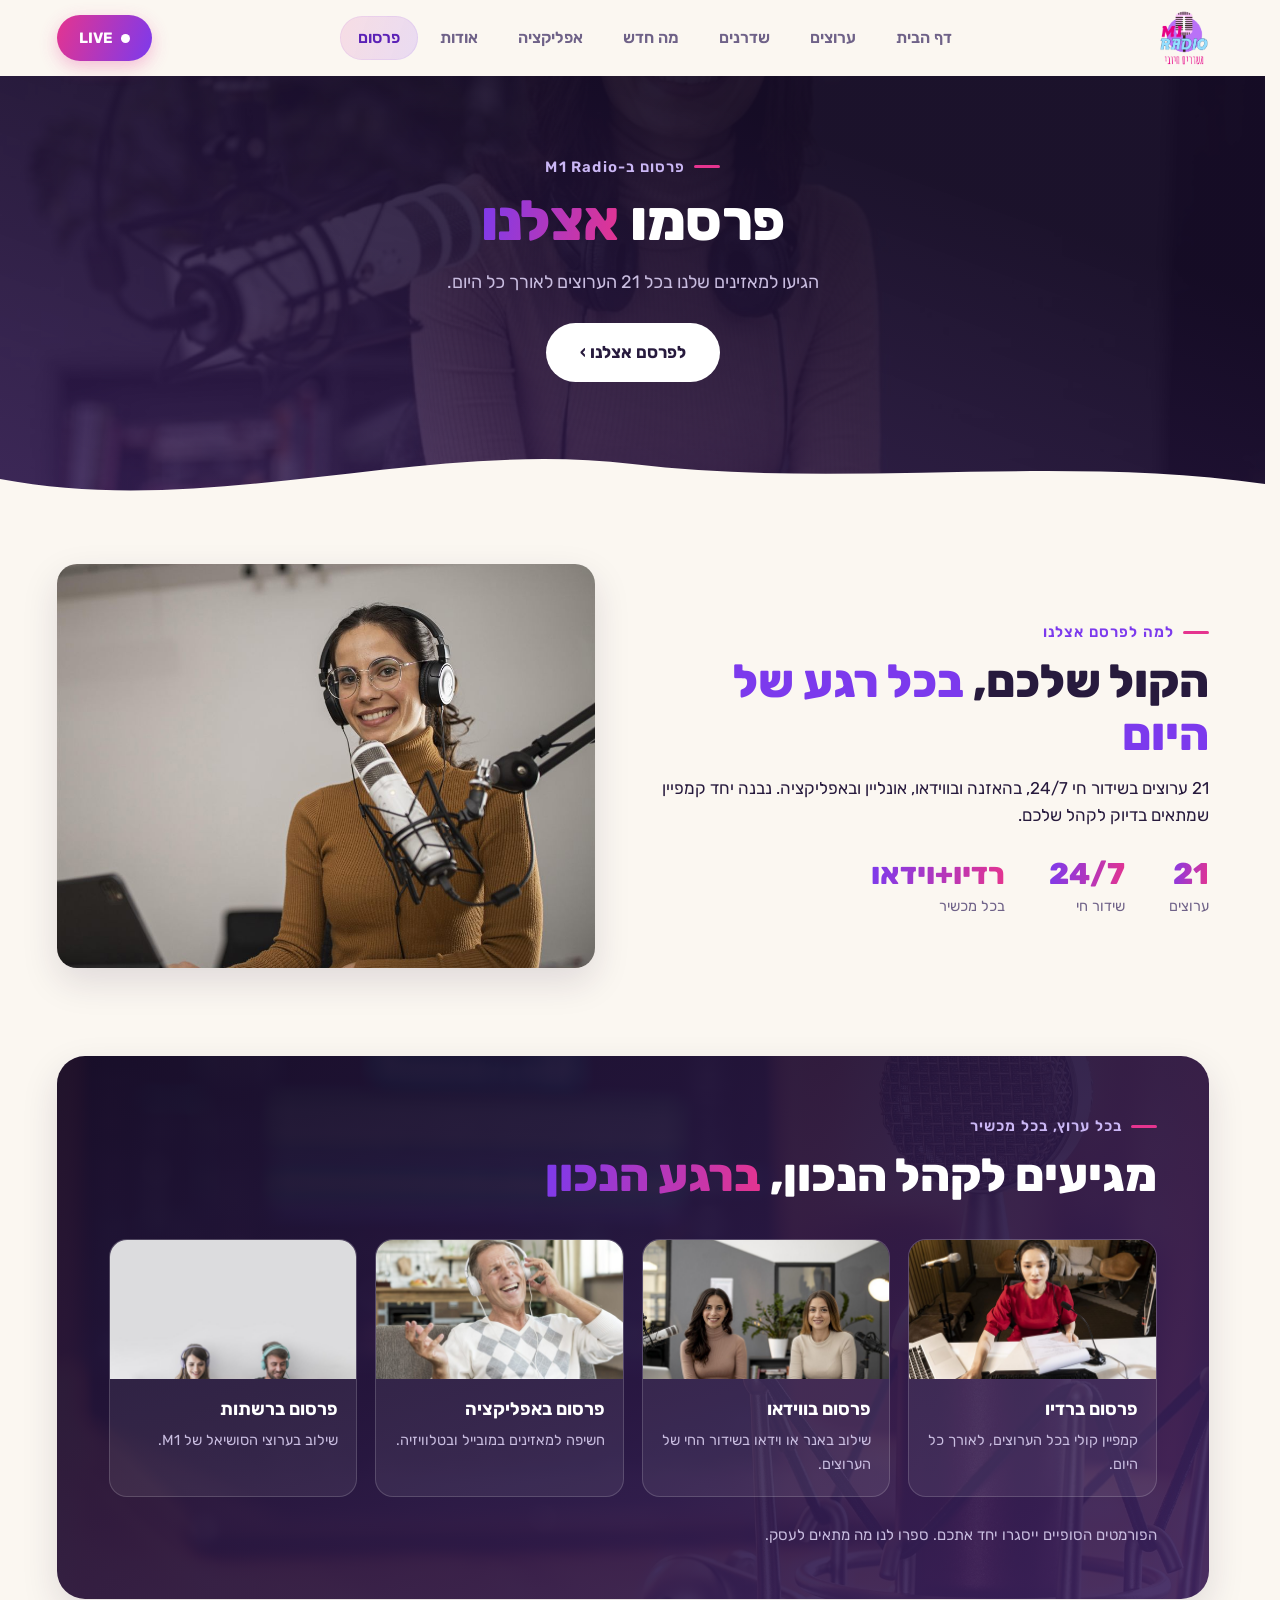
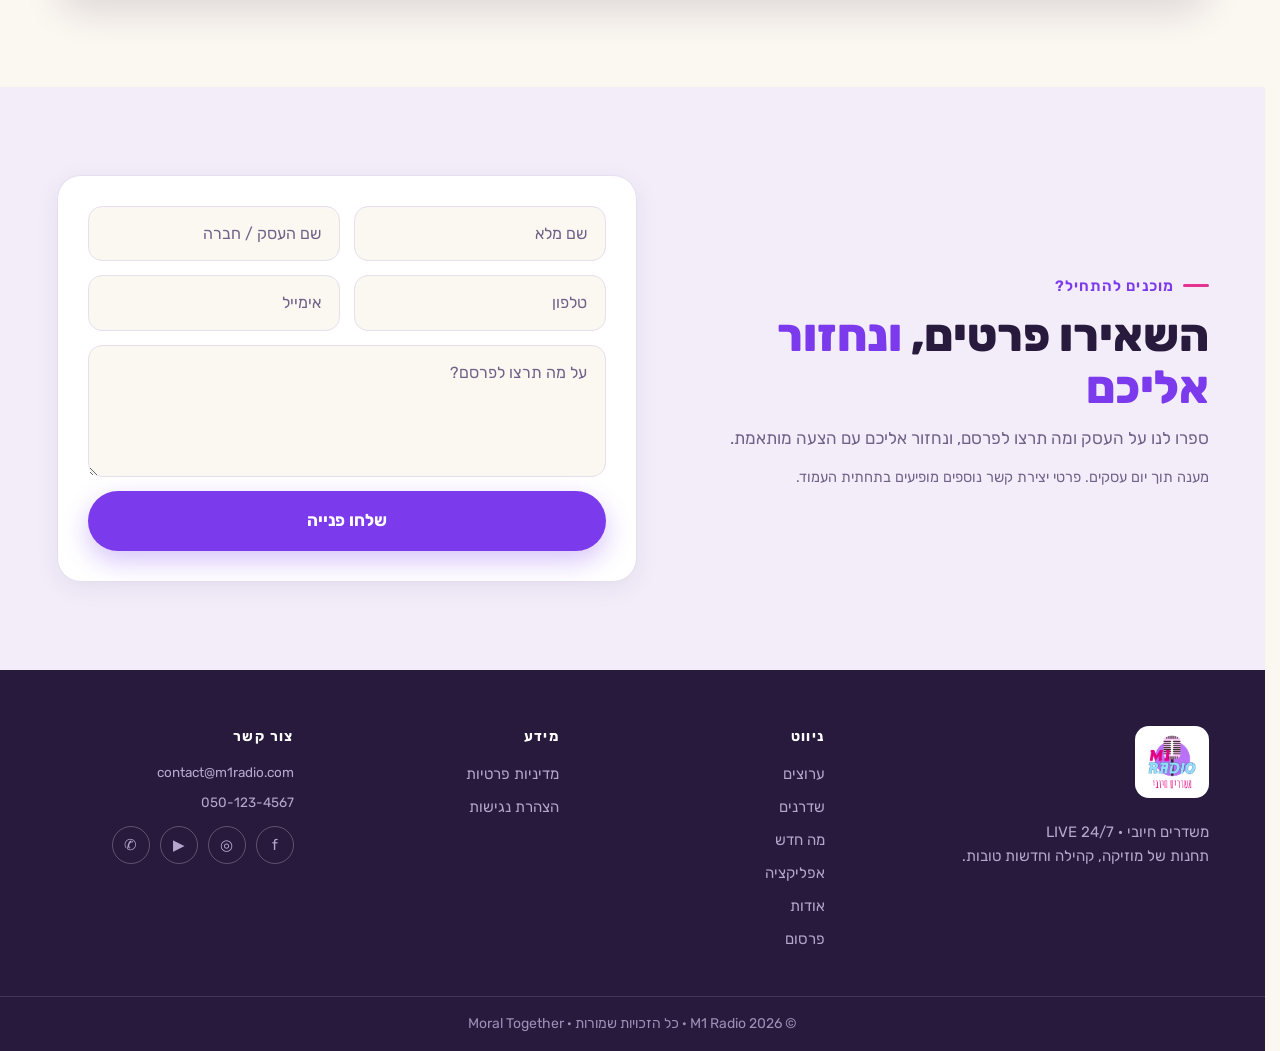
<file: ads.html>
<!DOCTYPE html>
<html lang="he" dir="rtl">
<head>
<meta charset="utf-8">
<meta name="viewport" content="width=device-width, initial-scale=1">
<title>פרסום · M1 Radio · הקול שלכם, בכל רגע של היום</title>
<meta name="description" content="פרסום ב-M1 Radio עם קמפיינים ברדיו, בווידאו ובאפליקציה על פני 21 ערוצים בשידור חי 24/7. השאירו פרטים ונחזור אליכם.">
<meta property="og:title" content="פרסום · M1 Radio">
<meta property="og:description" content="פרסום ב-M1 Radio: קמפיינים ברדיו, בווידאו ובאפליקציה. השאירו פרטים ונחזור אליכם.">
<meta property="og:type" content="website">
<meta property="og:site_name" content="M1 Radio">
<meta property="og:image" content="https://radio.moraltogether.com/assets/logo.png">
<meta property="og:image:width" content="1000">
<meta property="og:image:height" content="1000">
<meta name="twitter:card" content="summary">
<meta name="twitter:image" content="https://radio.moraltogether.com/assets/logo.png">
<meta name="theme-color" content="#0a0618">
<link rel="icon" type="image/png" href="assets/logo-crop.png">
<link rel="preconnect" href="https://fonts.googleapis.com">
<link rel="preconnect" href="https://fonts.gstatic.com" crossorigin>
<link href="https://fonts.googleapis.com/css2?family=Rubik:wght@400;600;800&display=swap" rel="stylesheet">
<link rel="stylesheet" href="styles.css">
<script src="page-transitions.js"></script>
</head>
<body>

<!-- ===== HEADER ===== -->
<header class="site" id="siteHeader">
  <div class="topbar">
    <a class="brand" href="index.html" aria-label="M1 Radio · דף הבית">
      <img class="logo" src="assets/logo-crop.png" alt="M1 Radio" width="547" height="617">
    </a>
    <nav class="tabs" id="mainNav" aria-label="ניווט ראשי">
      <a href="index.html">דף הבית</a>
      <a href="stations.html">ערוצים</a>
      <a href="hosts.html">שדרנים</a>
      <a href="blog.html">מה חדש</a>
      <a href="apps.html">אפליקציה</a>
      <a href="about.html">אודות</a>
      <a href="ads.html" class="active">פרסום</a>
    </nav>
    <div class="head-actions">
      <button class="cta-mini" id="headerPlay" type="button"><span class="pulse light"></span> LIVE</button>
      <button class="burger" id="burgerBtn" type="button" aria-label="תפריט" aria-expanded="false">
        <span></span><span></span><span></span>
      </button>
    </div>
  </div>
  <nav class="mobile-nav" id="mobileNav" aria-label="ניווט נייד">
    <a href="index.html">דף הבית</a>
    <a href="stations.html">ערוצים</a>
    <a href="hosts.html">שדרנים</a>
    <a href="blog.html">מה חדש</a>
      <a href="apps.html">אפליקציה</a>
    <a href="about.html">אודות</a>
    <a href="ads.html" class="active">פרסום</a>
  </nav>
</header>

<main>

  <!-- ===== PAGE BAND ===== -->
  <section class="page-band band-ads">
    <div class="wrap">
      <div class="eyebrow on-dark">פרסום ב-M1 Radio</div>
      <h1>פרסמו <span class="hl">אצלנו</span></h1>
      <p class="band-sub">הגיעו למאזינים שלנו בכל <span id="bandCount">21</span> הערוצים לאורך כל היום.</p>
      <a class="cta light band-cta" href="#lead">לפרסם אצלנו ›</a>
    </div>
    <div class="wave" aria-hidden="true">
      <svg viewBox="0 0 1440 70" preserveAspectRatio="none"><path d="M0,40 C240,80 480,0 720,25 C960,50 1200,15 1440,45 L1440,70 L0,70 Z" fill="var(--paper)"/></svg>
    </div>
  </section>

  <!-- ===== PITCH ===== -->
  <section class="ads-sec">
    <div class="wrap">
      <div class="split">
        <div>
          <div class="eyebrow">למה לפרסם אצלנו</div>
          <h2>הקול שלכם, <span class="hl-accent">בכל רגע של היום</span></h2>
          <p><span id="pitchCount">21</span> ערוצים בשידור חי 24/7, בהאזנה ובווידאו, אונליין ובאפליקציה. נבנה יחד קמפיין שמתאים בדיוק לקהל שלכם.</p>
          <div class="mini-stats">
            <div><div class="num" id="statCount">21</div><div class="lbl">ערוצים</div></div>
            <div><div class="num">24/7</div><div class="lbl">שידור חי</div></div>
            <div><div class="num">רדיו+וידאו</div><div class="lbl">בכל מכשיר</div></div>
          </div>
        </div>
        <div class="media">
          <img src="assets/placeholders/stations/station-02-woman-broadcasting.jpg" alt="שדרנית באולפן" loading="lazy">
        </div>
      </div>
    </div>
  </section>

  <!-- ===== FORMATS — тёмный остров ===== -->
  <section class="formats-sec">
    <div class="wrap">
      <div class="island">
        <div class="eyebrow on-dark">בכל ערוץ, בכל מכשיר</div>
        <h2 class="on-dark">מגיעים לקהל הנכון, <span class="hl">ברגע הנכון</span></h2>
        <div class="formats">
          <article class="fmt">
            <div class="mimg"><img src="assets/placeholders/stations/station-05-radio-equipment-host.jpg" alt="" loading="lazy"></div>
            <div class="fmt-body"><h3>פרסום ברדיו</h3><p>קמפיין קולי בכל הערוצים, לאורך כל היום.</p></div>
          </article>
          <article class="fmt">
            <div class="mimg"><img src="assets/placeholders/stations/station-06-women-broadcasting.jpg" alt="" loading="lazy"></div>
            <div class="fmt-body"><h3>פרסום בווידאו</h3><p>שילוב באנר או וידאו בשידור החי של הערוצים.</p></div>
          </article>
          <article class="fmt">
            <div class="mimg"><img src="assets/placeholders/stations/station-10-man-headphones.jpg" alt="" loading="lazy"></div>
            <div class="fmt-body"><h3>פרסום באפליקציה</h3><p>חשיפה למאזינים במובייל ובטלוויזיה.</p></div>
          </article>
          <article class="fmt">
            <div class="mimg"><img src="assets/placeholders/stations/station-11-couple-music.jpg" alt="" loading="lazy"></div>
            <div class="fmt-body"><h3>פרסום ברשתות</h3><p>שילוב בערוצי הסושיאל של M1.</p></div>
          </article>
        </div>
        <p class="island-note">הפורמטים הסופיים ייסגרו יחד אתכם. ספרו לנו מה מתאים לעסק.</p>
      </div>
    </div>
  </section>

  <!-- ===== LEAD FORM ===== -->
  <section class="tint" id="lead">
    <div class="wrap lead-grid">
      <div>
        <div class="eyebrow">מוכנים להתחיל?</div>
        <h2>השאירו פרטים, <span class="hl-accent">ונחזור אליכם</span></h2>
        <p class="sec-note">ספרו לנו על העסק ומה תרצו לפרסם, ונחזור אליכם עם הצעה מותאמת.</p>
        <p class="sec-note small">מענה תוך יום עסקים. פרטי יצירת קשר נוספים מופיעים בתחתית העמוד.</p>
      </div>
      <form class="card-form" id="adsForm" novalidate>
        <div class="frow">
          <input type="text" name="name" placeholder="שם מלא" aria-label="שם מלא" required>
          <input type="text" name="company" placeholder="שם העסק / חברה" aria-label="שם העסק / חברה" required>
        </div>
        <div class="frow">
          <input type="tel" name="phone" placeholder="טלפון" aria-label="טלפון" class="ltr" required>
          <input type="email" name="email" placeholder="אימייל" aria-label="אימייל" class="ltr">
        </div>
        <textarea name="message" rows="4" placeholder="על מה תרצו לפרסם?" aria-label="על מה תרצו לפרסם?"></textarea>
        <button class="cta primary wide" type="submit">שלחו פנייה</button>
        <p class="form-success" hidden>תודה! נחזור אליכם תוך יום עסקים.</p>
      </form>
    </div>
  </section>

</main>

<!-- ===== FOOTER ===== -->
<footer class="site-footer" id="about">
  <div class="wrap foot">
    <div class="fcol">
      <img class="flogo" src="assets/logo-crop.png" alt="M1 Radio" width="547" height="617">
      <p>משדרים חיובי · LIVE 24/7<br>תחנות של מוזיקה, קהילה וחדשות טובות.</p>
    </div>
    <div class="fcol">
      <h4>ניווט</h4>
      <a href="stations.html">ערוצים</a>
      <a href="hosts.html">שדרנים</a>
      <a href="blog.html">מה חדש</a>
      <a href="apps.html">אפליקציה</a>
      <a href="about.html">אודות</a>
      <a href="ads.html">פרסום</a>
    </div>
    <div class="fcol">
      <h4>מידע</h4>
      <a href="privacy-policy.html">מדיניות פרטיות</a>
      <a href="accessibility.html">הצהרת נגישות</a>
    </div>
    <div class="fcol">
      <h4>צור קשר</h4>
      <a class="ltr" href="mailto:contact@m1radio.com">contact@m1radio.com</a>
      <a class="ltr" href="tel:+972501234567">050-123-4567</a>
      <div class="socials">
        <a class="ic" href="#" aria-label="פייסבוק">f</a>
        <a class="ic" href="#" aria-label="אינסטגרם">◎</a>
        <a class="ic" href="#" aria-label="יוטיוב">▶</a>
        <a class="ic" href="#" aria-label="וואטסאפ">✆</a>
      </div>
    </div>
  </div>
  <div class="copyright">© M1 Radio <span id="year">2026</span> · כל הזכויות שמורות · Moral Together</div>
</footer>

<!-- ===== PLAYER DOCK ===== -->
<div class="dock" id="dock" hidden>
  <button class="dock-play" id="dockPlay" type="button" aria-label="נגן / השהה">▶</button>
  <div class="dock-meta">
    <span class="dock-live" id="dockStatus"><i class="pulse"></i>באוויר</span>
    <span class="dock-name" id="dockName">רדיו ראשי</span>
  </div>
  <div class="eq mini" id="dockEq" aria-hidden="true">
    <span></span><span></span><span></span><span></span><span></span>
  </div>
  <input class="dock-vol" id="dockVol" type="range" min="0" max="1" step="0.05" value="0.9" aria-label="עוצמת קול">
  <button class="dock-close" id="dockClose" type="button" aria-label="סגירת הנגן">✕</button>
</div>

<script src="ads.js"></script>
</body>
</html>
</file>
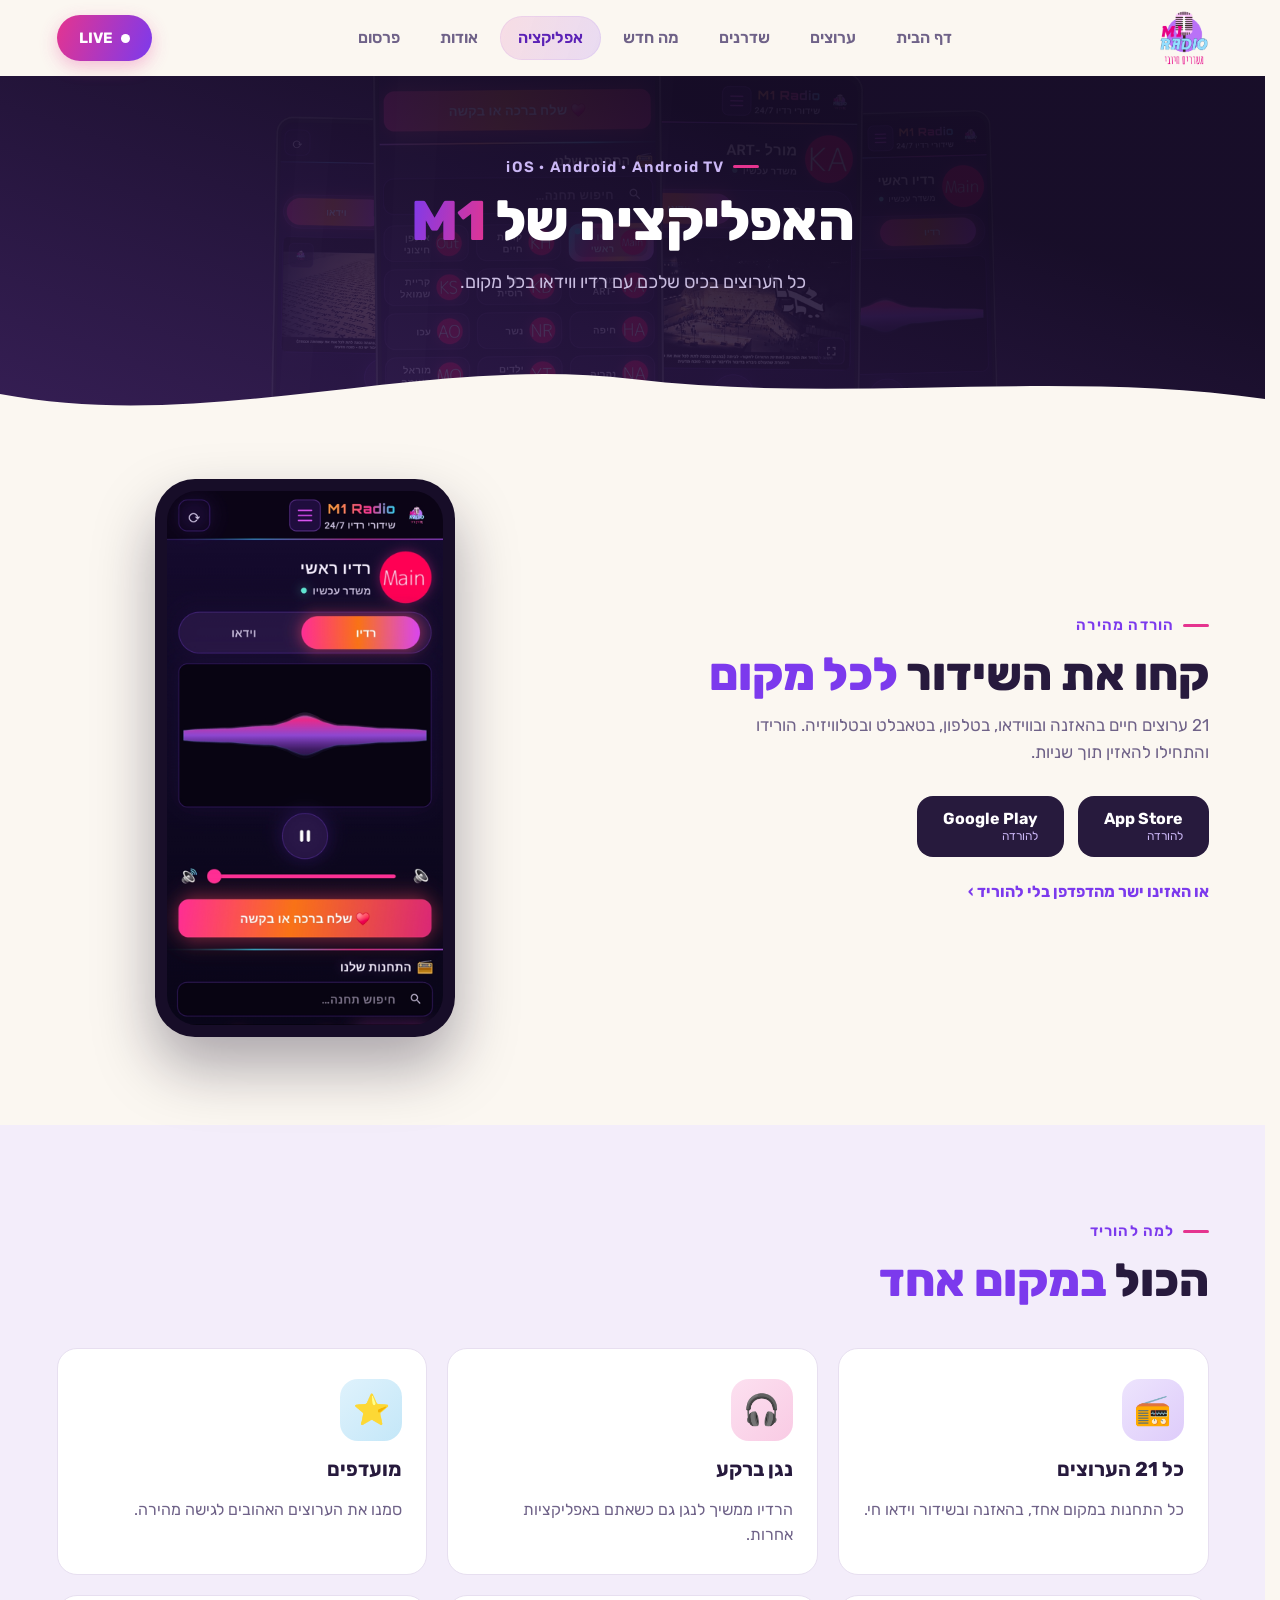
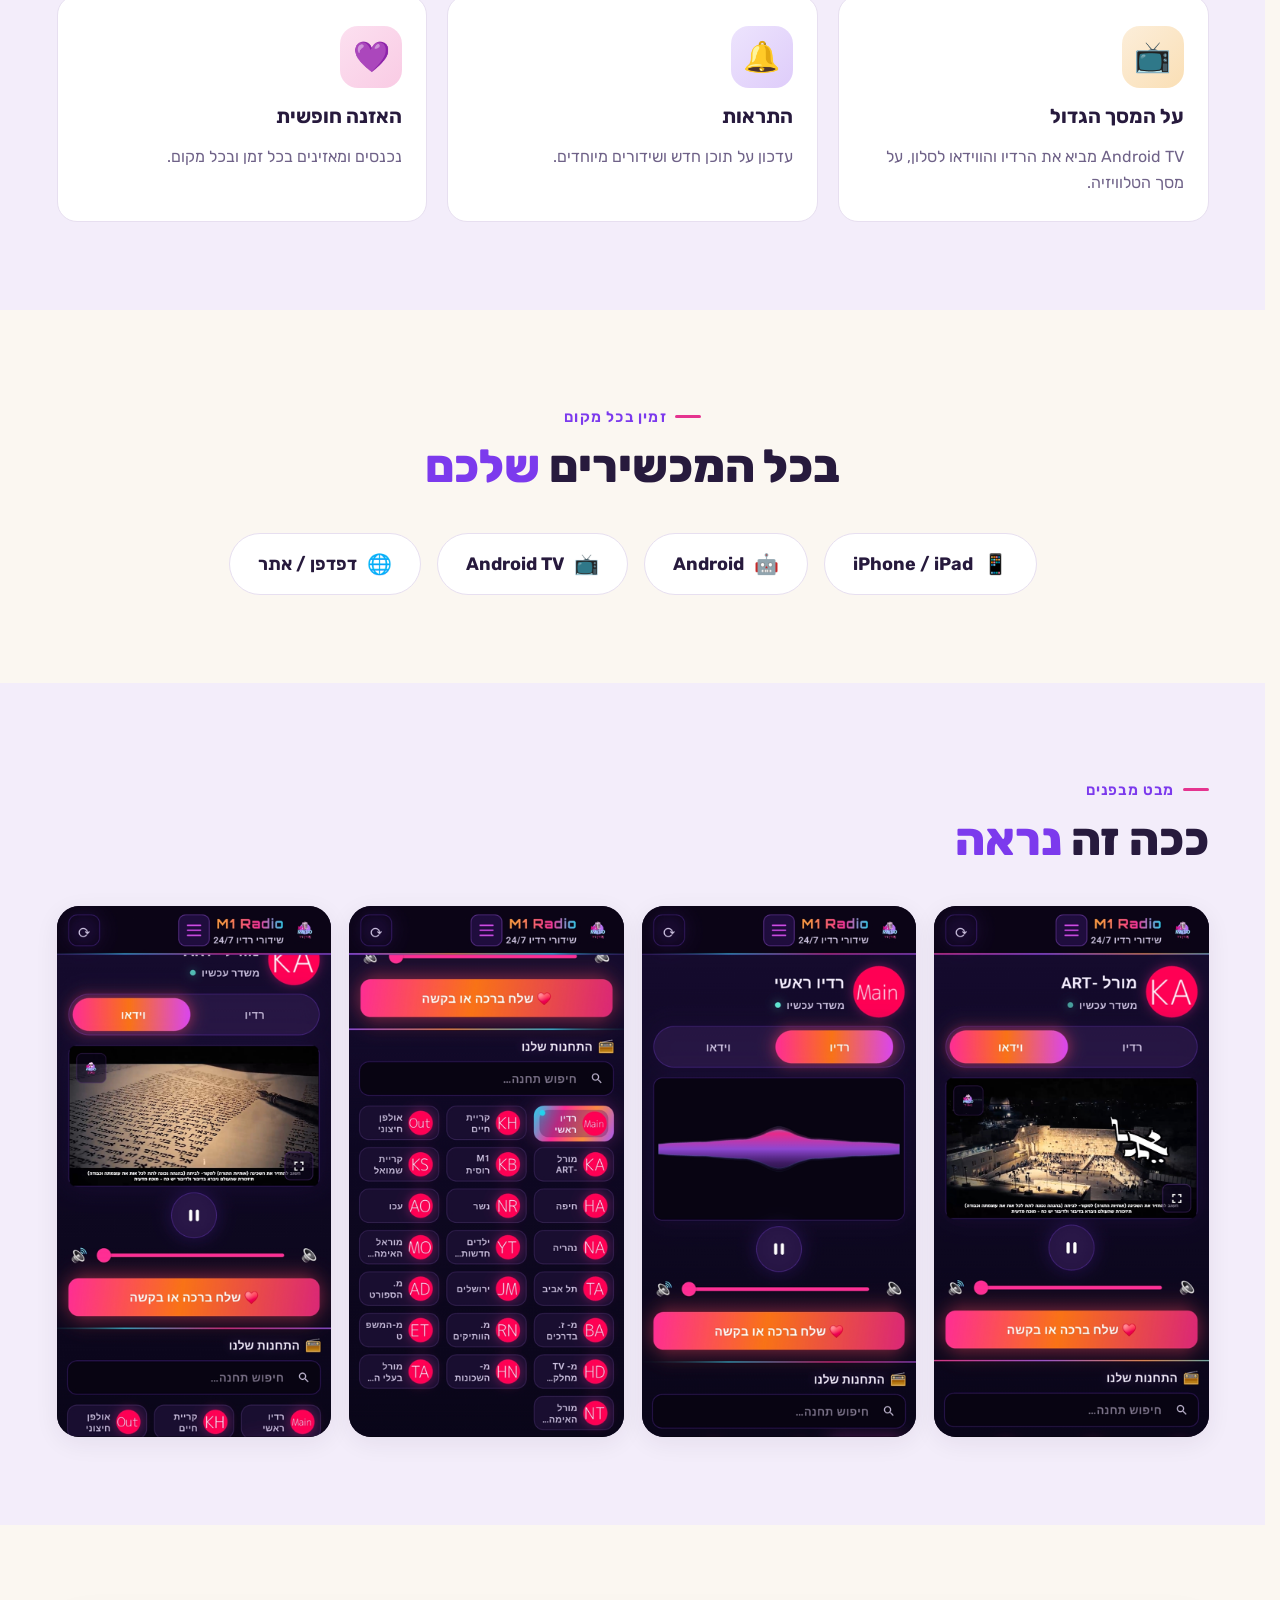
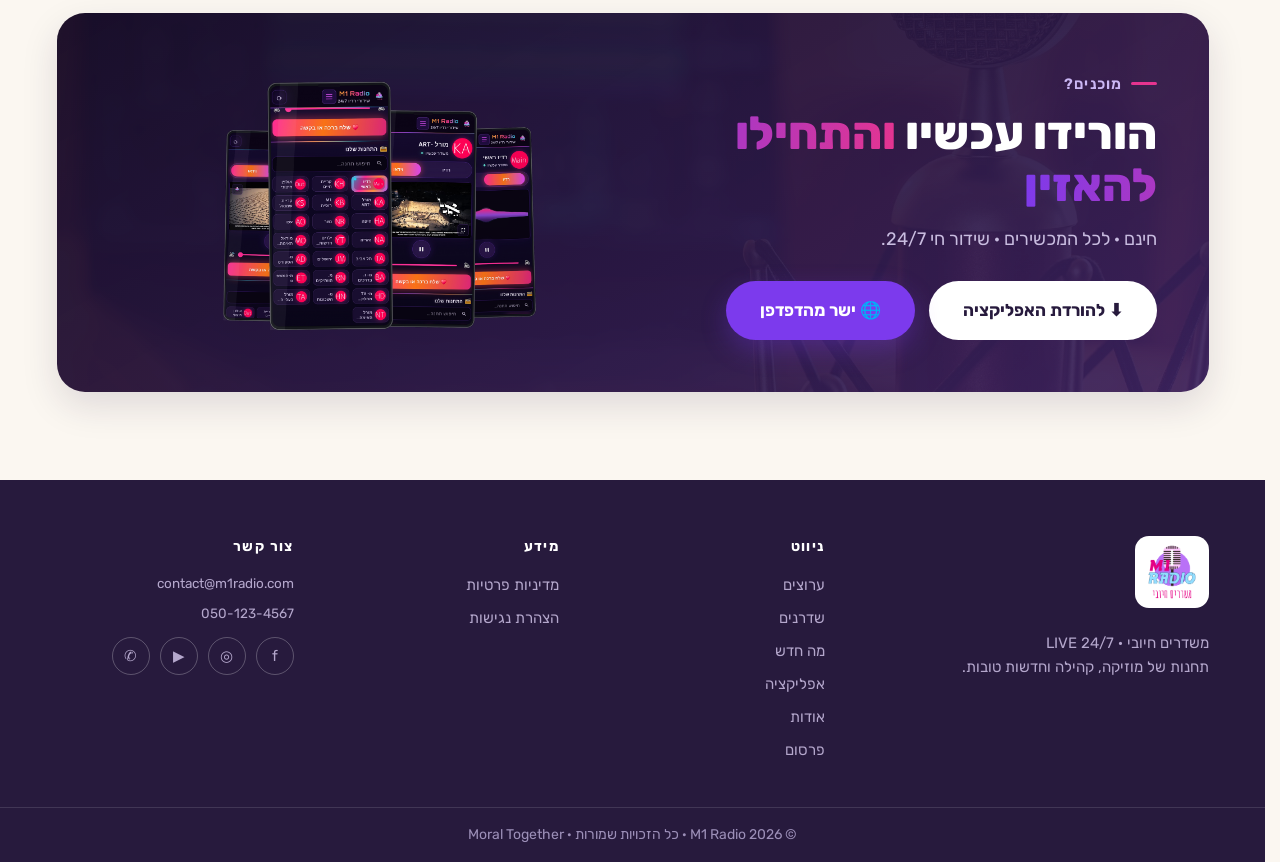
<file: apps.html>
<!DOCTYPE html>
<html lang="he" dir="rtl">
<head>
<meta charset="utf-8">
<meta name="viewport" content="width=device-width, initial-scale=1">
<title>האפליקציה · M1 Radio · רדיו ווידאו בכל מקום</title>
<meta name="description" content="האפליקציה של M1 Radio מרכזת את כל הערוצים בכיס שלכם עם רדיו ווידאו חי בטלפון, בטאבלט ובטלוויזיה. iOS · Android · Android TV.">
<meta property="og:title" content="האפליקציה · M1 Radio">
<meta property="og:description" content="כל הערוצים בכיס שלכם עם רדיו ווידאו חי. iOS · Android · Android TV.">
<meta property="og:type" content="website">
<meta property="og:site_name" content="M1 Radio">
<meta property="og:image" content="https://radio.moraltogether.com/assets/logo.png">
<meta property="og:image:width" content="1000">
<meta property="og:image:height" content="1000">
<meta name="twitter:card" content="summary">
<meta name="twitter:image" content="https://radio.moraltogether.com/assets/logo.png">
<meta name="theme-color" content="#0a0618">
<link rel="icon" type="image/png" href="assets/logo-crop.png">
<link rel="preconnect" href="https://fonts.googleapis.com">
<link rel="preconnect" href="https://fonts.gstatic.com" crossorigin>
<link href="https://fonts.googleapis.com/css2?family=Rubik:wght@400;600;800&display=swap" rel="stylesheet">
<link rel="stylesheet" href="styles.css">
<script src="page-transitions.js"></script>
</head>
<body>

<!-- ===== HEADER ===== -->
<header class="site" id="siteHeader">
  <div class="topbar">
    <a class="brand" href="index.html" aria-label="M1 Radio · דף הבית">
      <img class="logo" src="assets/logo-crop.png" alt="M1 Radio" width="547" height="617">
    </a>
    <nav class="tabs" id="mainNav" aria-label="ניווט ראשי">
      <a href="index.html">דף הבית</a>
      <a href="stations.html">ערוצים</a>
      <a href="hosts.html">שדרנים</a>
      <a href="blog.html">מה חדש</a>
      <a href="apps.html" class="active">אפליקציה</a>
      <a href="about.html">אודות</a>
      <a href="ads.html">פרסום</a>
    </nav>
    <div class="head-actions">
      <button class="cta-mini" id="headerPlay" type="button"><span class="pulse light"></span> LIVE</button>
      <button class="burger" id="burgerBtn" type="button" aria-label="תפריט" aria-expanded="false">
        <span></span><span></span><span></span>
      </button>
    </div>
  </div>
  <nav class="mobile-nav" id="mobileNav" aria-label="ניווט נייד">
    <a href="index.html">דף הבית</a>
    <a href="stations.html">ערוצים</a>
    <a href="hosts.html">שדרנים</a>
    <a href="blog.html">מה חדש</a>
    <a href="apps.html" class="active">אפליקציה</a>
    <a href="about.html">אודות</a>
    <a href="ads.html">פרסום</a>
  </nav>
</header>

<main>

  <!-- ===== PAGE BAND ===== -->
  <section class="page-band band-app">
    <div class="wrap">
      <div class="eyebrow on-dark">iOS · Android · Android TV</div>
      <h1>האפליקציה של <span class="hl">M1</span></h1>
      <p class="band-sub">כל הערוצים בכיס שלכם עם רדיו ווידאו בכל מקום.</p>
    </div>
    <div class="wave" aria-hidden="true">
      <svg viewBox="0 0 1440 70" preserveAspectRatio="none"><path d="M0,40 C240,80 480,0 720,25 C960,50 1200,15 1440,45 L1440,70 L0,70 Z" fill="var(--paper)"/></svg>
    </div>
  </section>

  <!-- ===== APP HERO ===== -->
  <section class="app-sec" id="get">
    <div class="wrap">
      <div class="app-hero">
        <div>
          <div class="eyebrow">הורדה מהירה</div>
          <h2>קחו את השידור <span class="hl-accent">לכל מקום</span></h2>
          <p class="sec-note"><span id="appCount">21</span> ערוצים חיים בהאזנה ובווידאו, בטלפון, בטאבלט ובטלוויזיה. הורידו והתחילו להאזין תוך שניות.</p>
          <div class="store-row">
            <a class="store" href="#" aria-label="App Store">App Store<small>להורדה</small></a>
            <a class="store" href="#" aria-label="Google Play">Google Play<small>להורדה</small></a>
          </div>
          <a class="linkbtn applink" href="https://radio.moraltogether.com" target="_blank" rel="noopener">או האזינו ישר מהדפדפן בלי להוריד ›</a>
        </div>
        <div class="phone-frame">
          <img src="assets/app/m1-player.png" alt="מסך הנגן באפליקציית M1 Radio">
        </div>
      </div>
    </div>
  </section>

  <!-- ===== FEATURES ===== -->
  <section class="tint">
    <div class="wrap">
      <div class="sec-head">
        <div>
          <div class="eyebrow">למה להוריד</div>
          <h2>הכול <span class="hl-accent">במקום אחד</span></h2>
        </div>
      </div>
      <div class="cards three">
        <article class="pcard">
          <span class="picon g-purple">📻</span>
          <h3>כל <span id="appCount2">21</span> הערוצים</h3>
          <p>כל התחנות במקום אחד, בהאזנה ובשידור וידאו חי.</p>
        </article>
        <article class="pcard">
          <span class="picon g-pink">🎧</span>
          <h3>נגן ברקע</h3>
          <p>הרדיו ממשיך לנגן גם כשאתם באפליקציות אחרות.</p>
        </article>
        <article class="pcard">
          <span class="picon g-sky">⭐</span>
          <h3>מועדפים</h3>
          <p>סמנו את הערוצים האהובים לגישה מהירה.</p>
        </article>
        <article class="pcard">
          <span class="picon g-sun">📺</span>
          <h3>על המסך הגדול</h3>
          <p>Android TV מביא את הרדיו והווידאו לסלון, על מסך הטלוויזיה.</p>
        </article>
        <article class="pcard">
          <span class="picon g-purple">🔔</span>
          <h3>התראות</h3>
          <p>עדכון על תוכן חדש ושידורים מיוחדים.</p>
        </article>
        <article class="pcard">
          <span class="picon g-pink">💜</span>
          <h3>האזנה חופשית</h3>
          <p>נכנסים ומאזינים בכל זמן ובכל מקום.</p>
        </article>
      </div>
    </div>
  </section>

  <!-- ===== PLATFORMS ===== -->
  <section>
    <div class="wrap">
      <div class="sec-head center">
        <div>
          <div class="eyebrow">זמין בכל מקום</div>
          <h2>בכל המכשירים <span class="hl-accent">שלכם</span></h2>
        </div>
      </div>
      <div class="platforms">
        <div class="plat"><span class="pi">📱</span>iPhone / iPad</div>
        <div class="plat"><span class="pi">🤖</span>Android</div>
        <div class="plat"><span class="pi">📺</span>Android TV</div>
        <div class="plat"><span class="pi">🌐</span>דפדפן / אתר</div>
      </div>
    </div>
  </section>

  <!-- ===== SCREENSHOTS ===== -->
  <section class="tint">
    <div class="wrap">
      <div class="sec-head">
        <div>
          <div class="eyebrow">מבט מבפנים</div>
          <h2>ככה זה <span class="hl-accent">נראה</span></h2>
        </div>
      </div>
      <div class="shots">
        <figure class="shot"><img src="assets/app/m1-live.png" alt="מסך שידור חי באפליקציה" loading="lazy"></figure>
        <figure class="shot"><img src="assets/app/m1-player.png" alt="מסך הנגן באפליקציה" loading="lazy"></figure>
        <figure class="shot"><img src="assets/app/m1-feed.png" alt="רשימת הערוצים באפליקציה" loading="lazy"></figure>
        <figure class="shot"><img src="assets/app/m1-video.png" alt="מסך הווידאו באפליקציה" loading="lazy"></figure>
      </div>
    </div>
  </section>

  <!-- ===== CTA ===== -->
  <section>
    <div class="wrap">
      <div class="app-cta">
        <div>
          <div class="eyebrow on-dark">מוכנים?</div>
          <h2>הורידו עכשיו <span class="hl">והתחילו להאזין</span></h2>
          <p>חינם · לכל המכשירים · שידור חי 24/7.</p>
          <div class="cta-row">
            <a class="cta light" href="#get">⬇ להורדת האפליקציה</a>
            <a class="cta primary" href="https://radio.moraltogether.com" target="_blank" rel="noopener">🌐 ישר מהדפדפן</a>
          </div>
        </div>
        <div class="collage" aria-hidden="true">
          <img src="assets/app/portfolio-m1-collage.png" alt="" loading="lazy">
        </div>
      </div>
    </div>
  </section>

</main>

<!-- ===== FOOTER ===== -->
<footer class="site-footer">
  <div class="wrap foot">
    <div class="fcol">
      <img class="flogo" src="assets/logo-crop.png" alt="M1 Radio" width="547" height="617">
      <p>משדרים חיובי · LIVE 24/7<br>תחנות של מוזיקה, קהילה וחדשות טובות.</p>
    </div>
    <div class="fcol">
      <h4>ניווט</h4>
      <a href="stations.html">ערוצים</a>
      <a href="hosts.html">שדרנים</a>
      <a href="blog.html">מה חדש</a>
      <a href="apps.html">אפליקציה</a>
      <a href="about.html">אודות</a>
      <a href="ads.html">פרסום</a>
    </div>
    <div class="fcol">
      <h4>מידע</h4>
      <a href="privacy-policy.html">מדיניות פרטיות</a>
      <a href="accessibility.html">הצהרת נגישות</a>
    </div>
    <div class="fcol">
      <h4>צור קשר</h4>
      <a class="ltr" href="mailto:contact@m1radio.com">contact@m1radio.com</a>
      <a class="ltr" href="tel:+972501234567">050-123-4567</a>
      <div class="socials">
        <a class="ic" href="#" aria-label="פייסבוק">f</a>
        <a class="ic" href="#" aria-label="אינסטגרם">◎</a>
        <a class="ic" href="#" aria-label="יוטיוב">▶</a>
        <a class="ic" href="#" aria-label="וואטסאפ">✆</a>
      </div>
    </div>
  </div>
  <div class="copyright">© M1 Radio <span id="year">2026</span> · כל הזכויות שמורות · Moral Together</div>
</footer>

<!-- ===== PLAYER DOCK ===== -->
<div class="dock" id="dock" hidden>
  <button class="dock-play" id="dockPlay" type="button" aria-label="נגן / השהה">▶</button>
  <div class="dock-meta">
    <span class="dock-live" id="dockStatus"><i class="pulse"></i>באוויר</span>
    <span class="dock-name" id="dockName">רדיו ראשי</span>
  </div>
  <div class="eq mini" id="dockEq" aria-hidden="true">
    <span></span><span></span><span></span><span></span><span></span>
  </div>
  <input class="dock-vol" id="dockVol" type="range" min="0" max="1" step="0.05" value="0.9" aria-label="עוצמת קול">
  <button class="dock-close" id="dockClose" type="button" aria-label="סגירת הנגן">✕</button>
</div>

<script src="apps.js"></script>
</body>
</html>
</file>
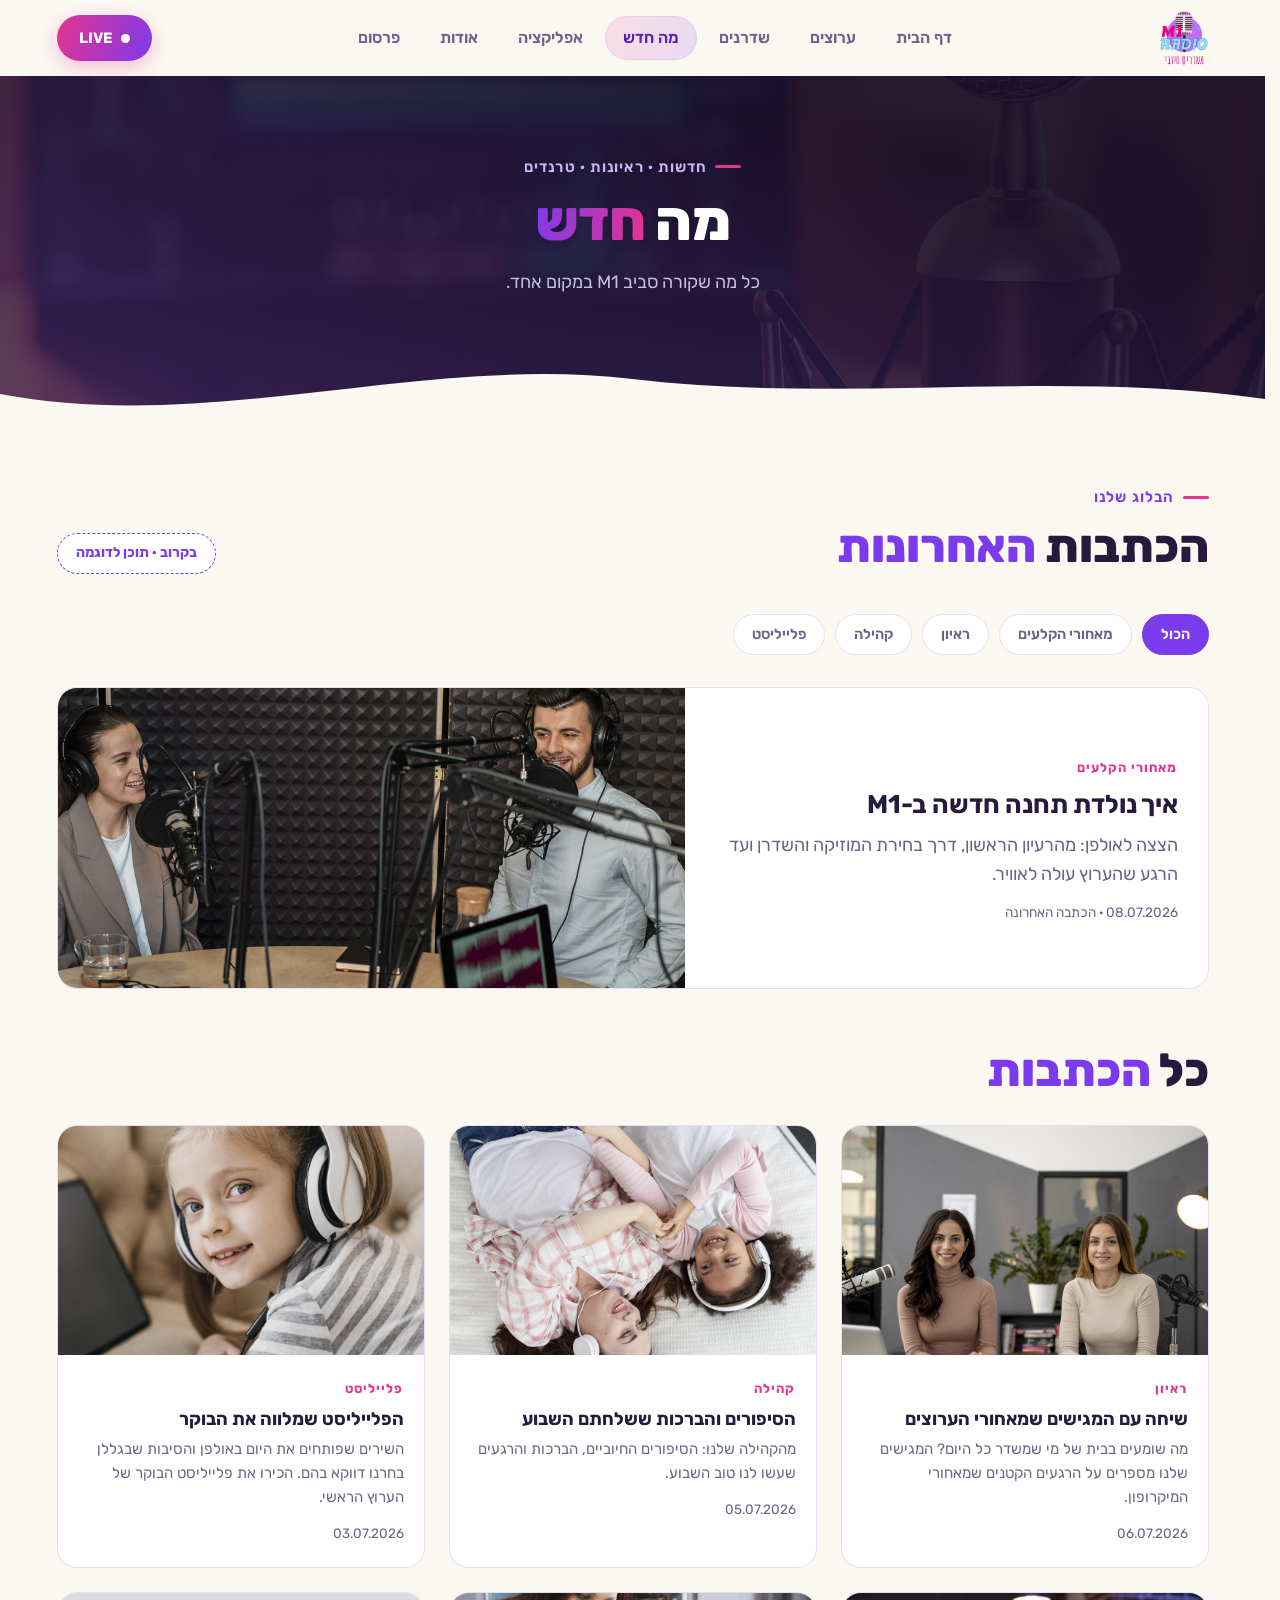
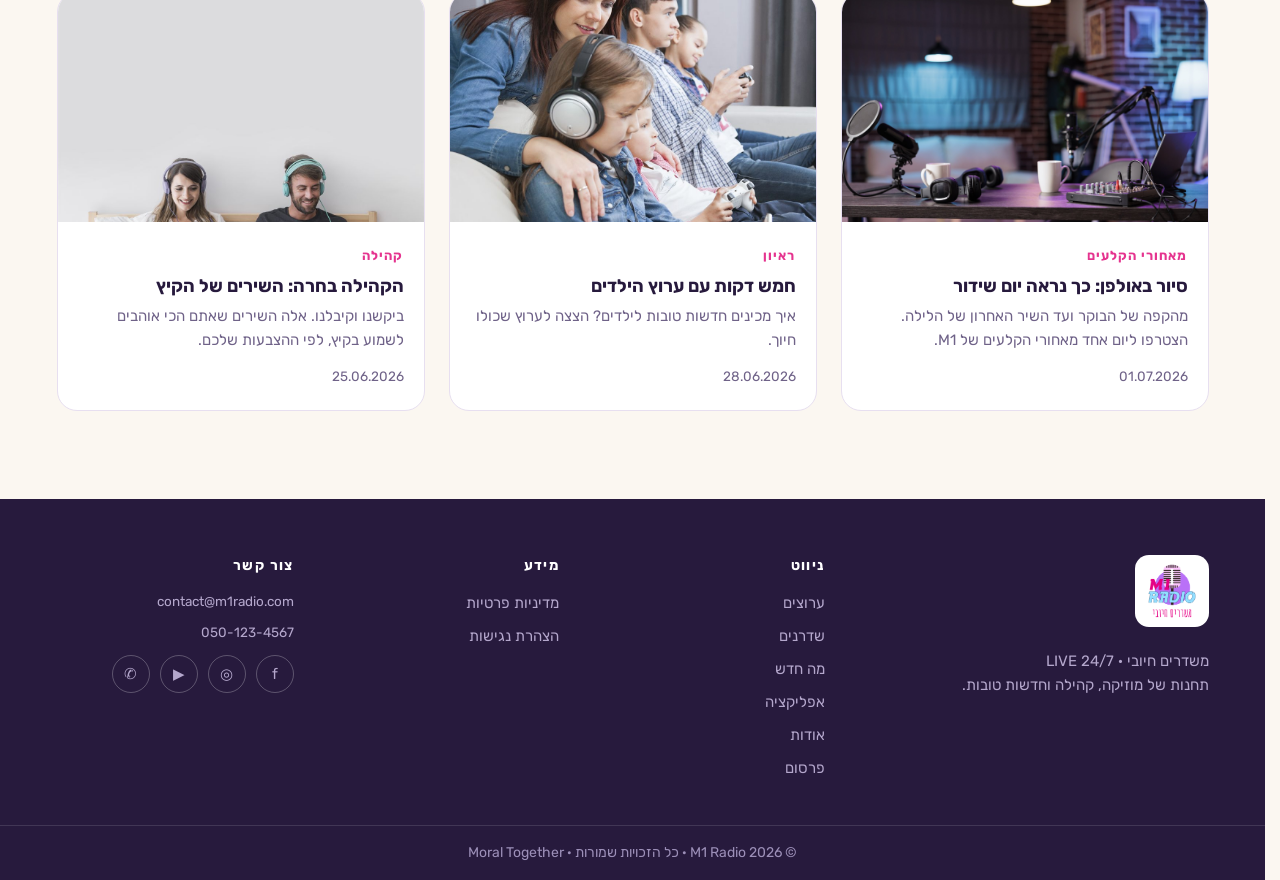
<file: blog.html>
<!DOCTYPE html>
<html lang="he" dir="rtl">
<head>
<meta charset="utf-8">
<meta name="viewport" content="width=device-width, initial-scale=1">
<title>מה חדש · M1 Radio · חדשות, ראיונות וטרנדים</title>
<meta name="description" content="כל מה שקורה סביב M1 Radio במקום אחד, כולל חדשות, ראיונות, קהילה ופלייליסטים.">
<meta property="og:title" content="מה חדש · M1 Radio">
<meta property="og:description" content="כל מה שקורה סביב M1 Radio במקום אחד, כולל חדשות, ראיונות, קהילה ופלייליסטים.">
<meta property="og:type" content="website">
<meta property="og:site_name" content="M1 Radio">
<meta property="og:image" content="https://radio.moraltogether.com/assets/logo.png">
<meta property="og:image:width" content="1000">
<meta property="og:image:height" content="1000">
<meta name="twitter:card" content="summary">
<meta name="twitter:image" content="https://radio.moraltogether.com/assets/logo.png">
<meta name="theme-color" content="#0a0618">
<link rel="icon" type="image/png" href="assets/logo-crop.png">
<link rel="preconnect" href="https://fonts.googleapis.com">
<link rel="preconnect" href="https://fonts.gstatic.com" crossorigin>
<link href="https://fonts.googleapis.com/css2?family=Rubik:wght@400;600;800&display=swap" rel="stylesheet">
<link rel="stylesheet" href="styles.css">
<script src="page-transitions.js"></script>
</head>
<body>

<!-- ===== HEADER ===== -->
<header class="site" id="siteHeader">
  <div class="topbar">
    <a class="brand" href="index.html" aria-label="M1 Radio · דף הבית">
      <img class="logo" src="assets/logo-crop.png" alt="M1 Radio" width="547" height="617">
    </a>
    <nav class="tabs" id="mainNav" aria-label="ניווט ראשי">
      <a href="index.html">דף הבית</a>
      <a href="stations.html">ערוצים</a>
      <a href="hosts.html">שדרנים</a>
      <a href="blog.html" class="active">מה חדש</a>
      <a href="apps.html">אפליקציה</a>
      <a href="about.html">אודות</a>
      <a href="ads.html">פרסום</a>
    </nav>
    <div class="head-actions">
      <button class="cta-mini" id="headerPlay" type="button"><span class="pulse light"></span> LIVE</button>
      <button class="burger" id="burgerBtn" type="button" aria-label="תפריט" aria-expanded="false">
        <span></span><span></span><span></span>
      </button>
    </div>
  </div>
  <nav class="mobile-nav" id="mobileNav" aria-label="ניווט נייד">
    <a href="index.html">דף הבית</a>
    <a href="stations.html">ערוצים</a>
    <a href="hosts.html">שדרנים</a>
    <a href="blog.html" class="active">מה חדש</a>
      <a href="apps.html">אפליקציה</a>
    <a href="about.html">אודות</a>
    <a href="ads.html">פרסום</a>
  </nav>
</header>

<main>

  <!-- ===== PAGE BAND ===== -->
  <section class="page-band band-blog">
    <div class="wrap">
      <div class="eyebrow on-dark">חדשות · ראיונות · טרנדים</div>
      <h1>מה <span class="hl">חדש</span></h1>
      <p class="band-sub">כל מה שקורה סביב M1 במקום אחד.</p>
    </div>
    <div class="wave" aria-hidden="true">
      <svg viewBox="0 0 1440 70" preserveAspectRatio="none"><path d="M0,40 C240,80 480,0 720,25 C960,50 1200,15 1440,45 L1440,70 L0,70 Z" fill="var(--paper)"/></svg>
    </div>
  </section>

  <!-- ===== BLOG ===== -->
  <section class="blog-sec">
    <div class="wrap">
      <div class="sec-head">
        <div>
          <div class="eyebrow">הבלוג שלנו</div>
          <h2>הכתבות <span class="hl-accent">האחרונות</span></h2>
        </div>
        <span class="soon-badge">בקרוב · תוכן לדוגמה</span>
      </div>

      <div class="filters" id="filters" role="tablist" aria-label="סינון לפי רובריקה"></div>

      <article class="feat" id="featured"></article>

      <h2 class="posts-title" id="postsTitle">כל <span class="hl-accent">הכתבות</span></h2>
      <div class="posts" id="postGrid"></div>
      <p class="no-results" id="noPosts" hidden>אין כתבות ברובריקה הזאת עדיין.</p>
    </div>
  </section>

</main>

<!-- ===== FOOTER ===== -->
<footer class="site-footer" id="about">
  <div class="wrap foot">
    <div class="fcol">
      <img class="flogo" src="assets/logo-crop.png" alt="M1 Radio" width="547" height="617">
      <p>משדרים חיובי · LIVE 24/7<br>תחנות של מוזיקה, קהילה וחדשות טובות.</p>
    </div>
    <div class="fcol">
      <h4>ניווט</h4>
      <a href="stations.html">ערוצים</a>
      <a href="hosts.html">שדרנים</a>
      <a href="blog.html">מה חדש</a>
      <a href="apps.html">אפליקציה</a>
      <a href="about.html">אודות</a>
      <a href="ads.html">פרסום</a>
    </div>
    <div class="fcol">
      <h4>מידע</h4>
      <a href="privacy-policy.html">מדיניות פרטיות</a>
      <a href="accessibility.html">הצהרת נגישות</a>
    </div>
    <div class="fcol">
      <h4>צור קשר</h4>
      <a class="ltr" href="mailto:contact@m1radio.com">contact@m1radio.com</a>
      <a class="ltr" href="tel:+972501234567">050-123-4567</a>
      <div class="socials">
        <a class="ic" href="#" aria-label="פייסבוק">f</a>
        <a class="ic" href="#" aria-label="אינסטגרם">◎</a>
        <a class="ic" href="#" aria-label="יוטיוב">▶</a>
        <a class="ic" href="#" aria-label="וואטסאפ">✆</a>
      </div>
    </div>
  </div>
  <div class="copyright">© M1 Radio <span id="year">2026</span> · כל הזכויות שמורות · Moral Together</div>
</footer>

<!-- ===== PLAYER DOCK (кнопка LIVE в шапке) ===== -->
<div class="dock" id="dock" hidden>
  <button class="dock-play" id="dockPlay" type="button" aria-label="נגן / השהה">▶</button>
  <div class="dock-meta">
    <span class="dock-live" id="dockStatus"><i class="pulse"></i>באוויר</span>
    <span class="dock-name" id="dockName">רדיו ראשי</span>
  </div>
  <div class="eq mini" id="dockEq" aria-hidden="true">
    <span></span><span></span><span></span><span></span><span></span>
  </div>
  <input class="dock-vol" id="dockVol" type="range" min="0" max="1" step="0.05" value="0.9" aria-label="עוצמת קול">
  <button class="dock-close" id="dockClose" type="button" aria-label="סגירת הנגן">✕</button>
</div>

<script src="blog.js"></script>
</body>
</html>
</file>
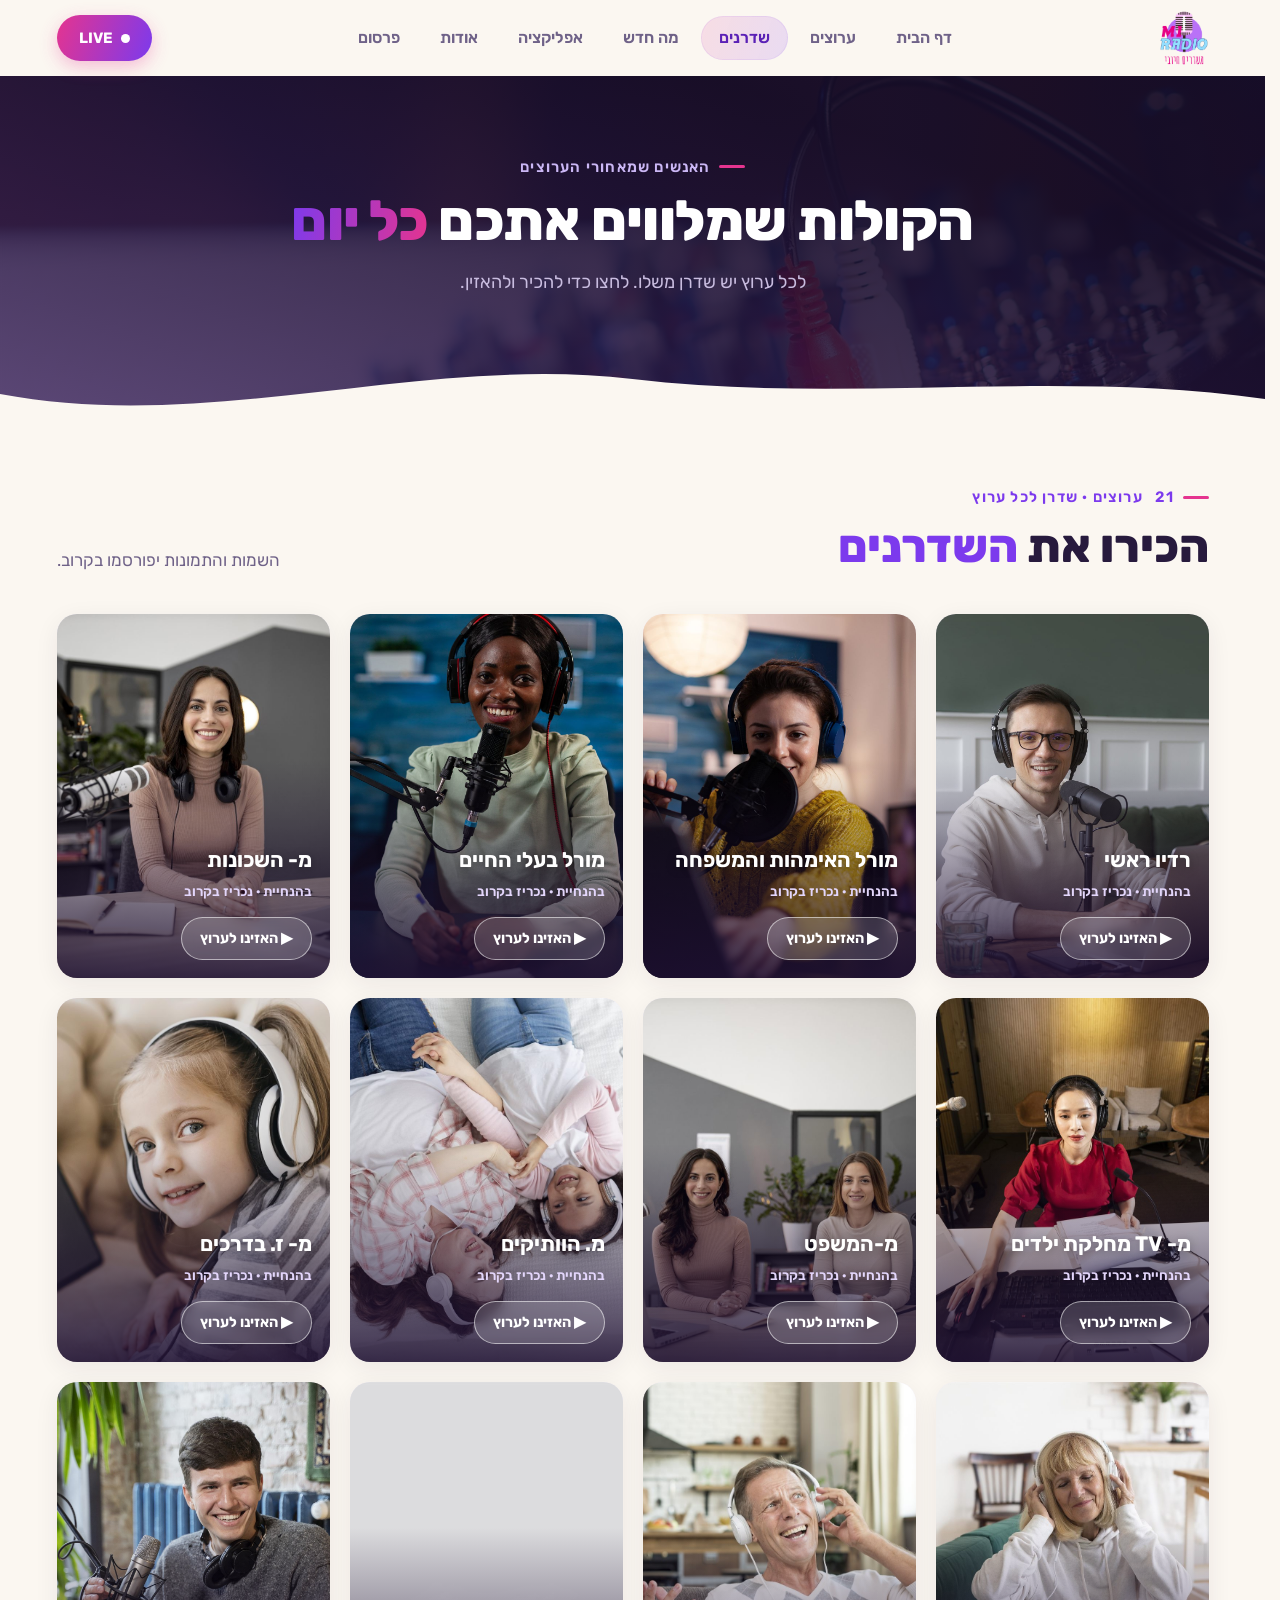
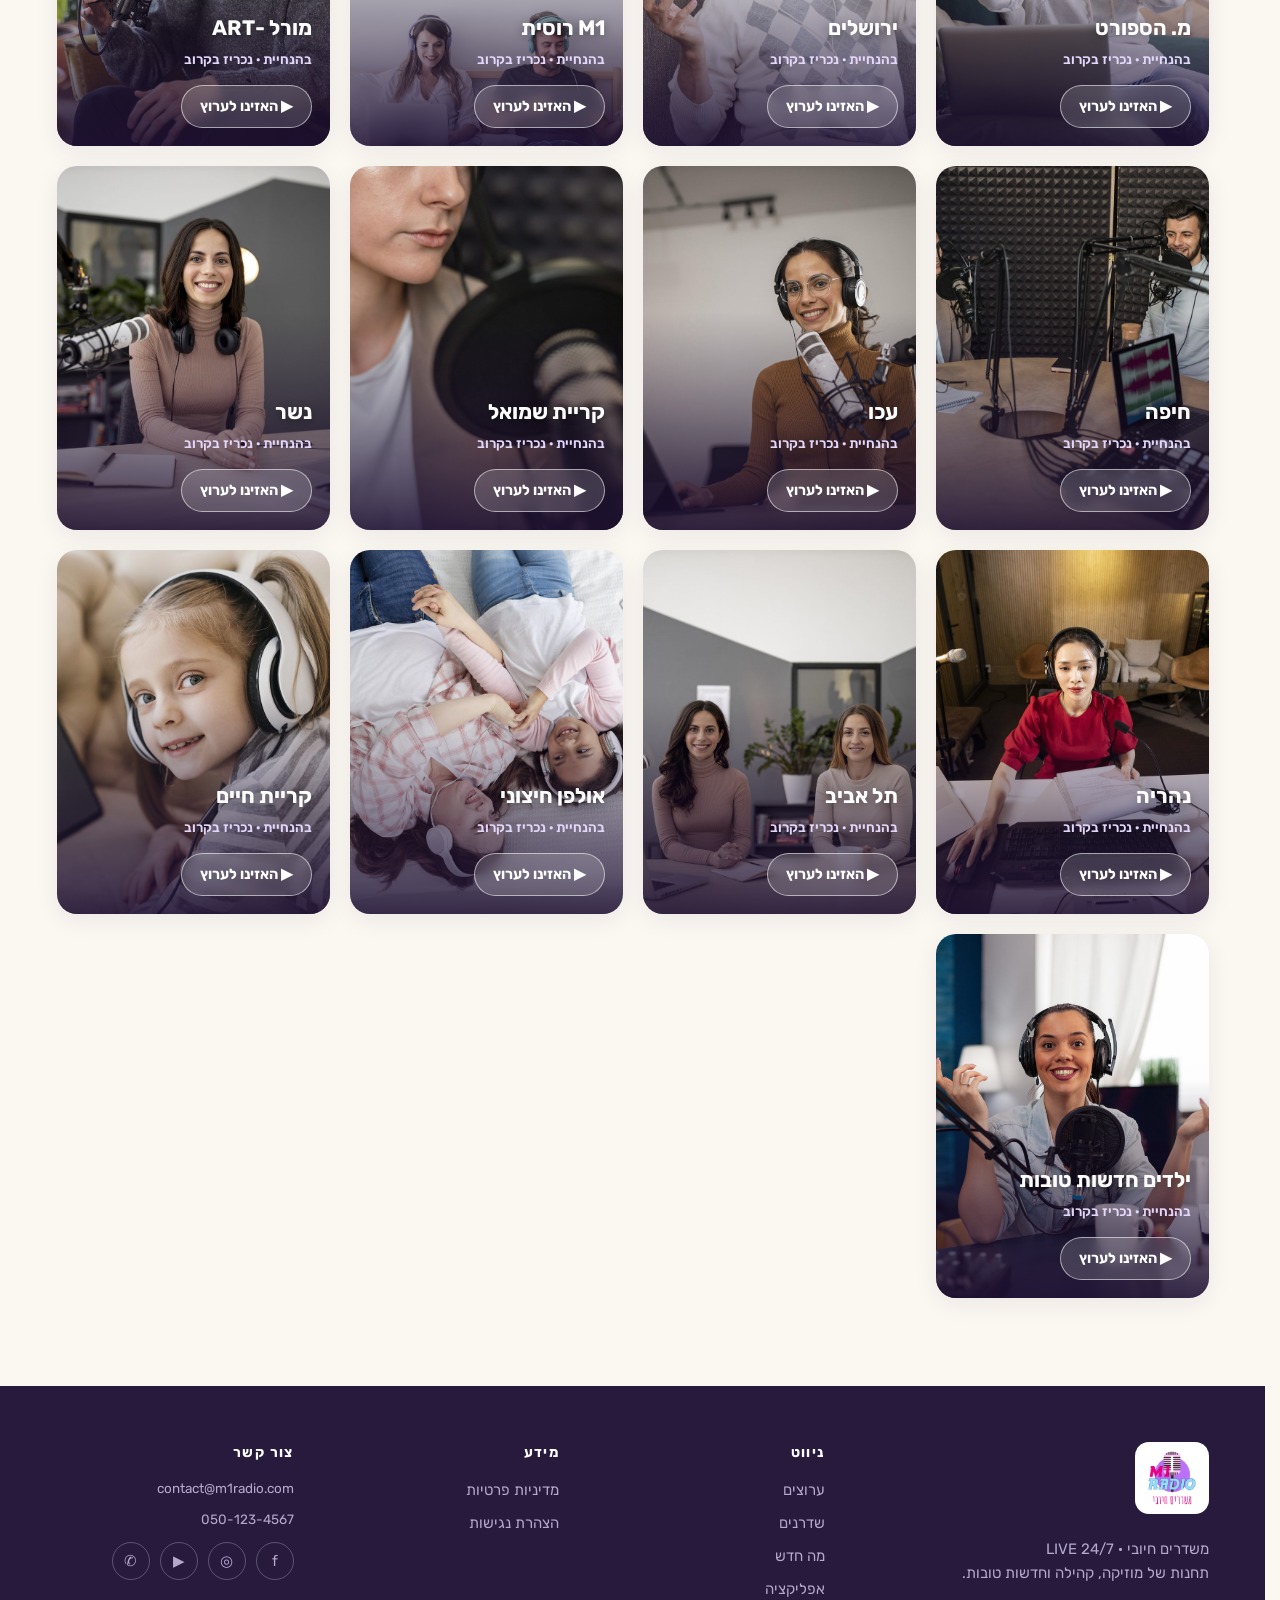
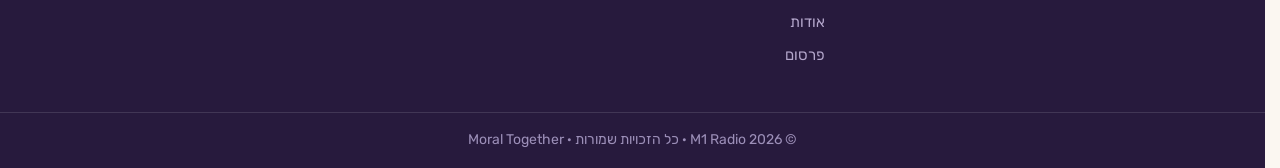
<file: hosts.html>
<!DOCTYPE html>
<html lang="he" dir="rtl">
<head>
<meta charset="utf-8">
<meta name="viewport" content="width=device-width, initial-scale=1">
<title>שדרנים · M1 Radio · הקולות שמאחורי הערוצים</title>
<meta name="description" content="הכירו את השדרנים של M1 Radio. לכל ערוץ יש פנים וקול משלו. לחצו והאזינו.">
<meta property="og:title" content="שדרנים · M1 Radio">
<meta property="og:description" content="הכירו את השדרנים של M1 Radio. לכל ערוץ יש פנים וקול משלו. לחצו והאזינו.">
<meta property="og:type" content="website">
<meta property="og:site_name" content="M1 Radio">
<meta property="og:image" content="https://radio.moraltogether.com/assets/logo.png">
<meta property="og:image:width" content="1000">
<meta property="og:image:height" content="1000">
<meta name="twitter:card" content="summary">
<meta name="twitter:image" content="https://radio.moraltogether.com/assets/logo.png">
<meta name="theme-color" content="#0a0618">
<link rel="icon" type="image/png" href="assets/logo-crop.png">
<link rel="preconnect" href="https://fonts.googleapis.com">
<link rel="preconnect" href="https://fonts.gstatic.com" crossorigin>
<link href="https://fonts.googleapis.com/css2?family=Rubik:wght@400;600;800&display=swap" rel="stylesheet">
<link rel="stylesheet" href="styles.css">
<script src="page-transitions.js"></script>
</head>
<body>

<!-- ===== HEADER ===== -->
<header class="site" id="siteHeader">
  <div class="topbar">
    <a class="brand" href="index.html" aria-label="M1 Radio · דף הבית">
      <img class="logo" src="assets/logo-crop.png" alt="M1 Radio" width="547" height="617">
    </a>
    <nav class="tabs" id="mainNav" aria-label="ניווט ראשי">
      <a href="index.html">דף הבית</a>
      <a href="stations.html">ערוצים</a>
      <a href="hosts.html" class="active">שדרנים</a>
      <a href="blog.html">מה חדש</a>
      <a href="apps.html">אפליקציה</a>
      <a href="about.html">אודות</a>
      <a href="ads.html">פרסום</a>
    </nav>
    <div class="head-actions">
      <button class="cta-mini" id="headerPlay" type="button"><span class="pulse light"></span> LIVE</button>
      <button class="burger" id="burgerBtn" type="button" aria-label="תפריט" aria-expanded="false">
        <span></span><span></span><span></span>
      </button>
    </div>
  </div>
  <nav class="mobile-nav" id="mobileNav" aria-label="ניווט נייד">
    <a href="index.html">דף הבית</a>
    <a href="stations.html">ערוצים</a>
    <a href="hosts.html" class="active">שדרנים</a>
    <a href="blog.html">מה חדש</a>
      <a href="apps.html">אפליקציה</a>
    <a href="about.html">אודות</a>
    <a href="ads.html">פרסום</a>
  </nav>
</header>

<main>

  <!-- ===== PAGE BAND — тёмная полоса-заголовок с фото ===== -->
  <section class="page-band">
    <div class="wrap">
      <div class="eyebrow on-dark">האנשים שמאחורי הערוצים</div>
      <h1>הקולות שמלווים אתכם <span class="hl">כל יום</span></h1>
      <p class="band-sub">לכל ערוץ יש שדרן משלו. לחצו כדי להכיר ולהאזין.</p>
    </div>
    <div class="wave" aria-hidden="true">
      <svg viewBox="0 0 1440 70" preserveAspectRatio="none"><path d="M0,40 C240,80 480,0 720,25 C960,50 1200,15 1440,45 L1440,70 L0,70 Z" fill="var(--paper)"/></svg>
    </div>
  </section>

  <!-- ===== HOSTS GRID ===== -->
  <section class="hosts-sec">
    <div class="wrap">
      <div class="sec-head">
        <div>
          <div class="eyebrow"><span id="hostsCount">21</span>&nbsp;ערוצים · שדרן לכל ערוץ</div>
          <h2>הכירו את <span class="hl-accent">השדרנים</span></h2>
        </div>
        <p class="sec-note">השמות והתמונות יפורסמו בקרוב.</p>
      </div>
      <div class="cards hosts" id="hostGrid"></div>
    </div>
  </section>

</main>

<!-- ===== FOOTER ===== -->
<footer class="site-footer" id="about">
  <div class="wrap foot">
    <div class="fcol">
      <img class="flogo" src="assets/logo-crop.png" alt="M1 Radio" width="547" height="617">
      <p>משדרים חיובי · LIVE 24/7<br>תחנות של מוזיקה, קהילה וחדשות טובות.</p>
    </div>
    <div class="fcol">
      <h4>ניווט</h4>
      <a href="stations.html">ערוצים</a>
      <a href="hosts.html">שדרנים</a>
      <a href="blog.html">מה חדש</a>
      <a href="apps.html">אפליקציה</a>
      <a href="about.html">אודות</a>
      <a href="ads.html">פרסום</a>
    </div>
    <div class="fcol">
      <h4>מידע</h4>
      <a href="privacy-policy.html">מדיניות פרטיות</a>
      <a href="accessibility.html">הצהרת נגישות</a>
    </div>
    <div class="fcol">
      <h4>צור קשר</h4>
      <a class="ltr" href="mailto:contact@m1radio.com">contact@m1radio.com</a>
      <a class="ltr" href="tel:+972501234567">050-123-4567</a>
      <div class="socials">
        <a class="ic" href="#" aria-label="פייסבוק">f</a>
        <a class="ic" href="#" aria-label="אינסטגרם">◎</a>
        <a class="ic" href="#" aria-label="יוטיוב">▶</a>
        <a class="ic" href="#" aria-label="וואטסאפ">✆</a>
      </div>
    </div>
  </div>
  <div class="copyright">© M1 Radio <span id="year">2026</span> · כל הזכויות שמורות · Moral Together</div>
</footer>

<!-- ===== PLAYER DOCK ===== -->
<div class="dock" id="dock" hidden>
  <button class="dock-play" id="dockPlay" type="button" aria-label="נגן / השהה">▶</button>
  <div class="dock-meta">
    <span class="dock-live" id="dockStatus"><i class="pulse"></i>באוויר</span>
    <span class="dock-name" id="dockName">רדיו ראשי</span>
  </div>
  <div class="eq mini" id="dockEq" aria-hidden="true">
    <span></span><span></span><span></span><span></span><span></span>
  </div>
  <input class="dock-vol" id="dockVol" type="range" min="0" max="1" step="0.05" value="0.9" aria-label="עוצמת קול">
  <button class="dock-close" id="dockClose" type="button" aria-label="סגירת הנגן">✕</button>
</div>

<script src="hosts.js"></script>
</body>
</html>
</file>
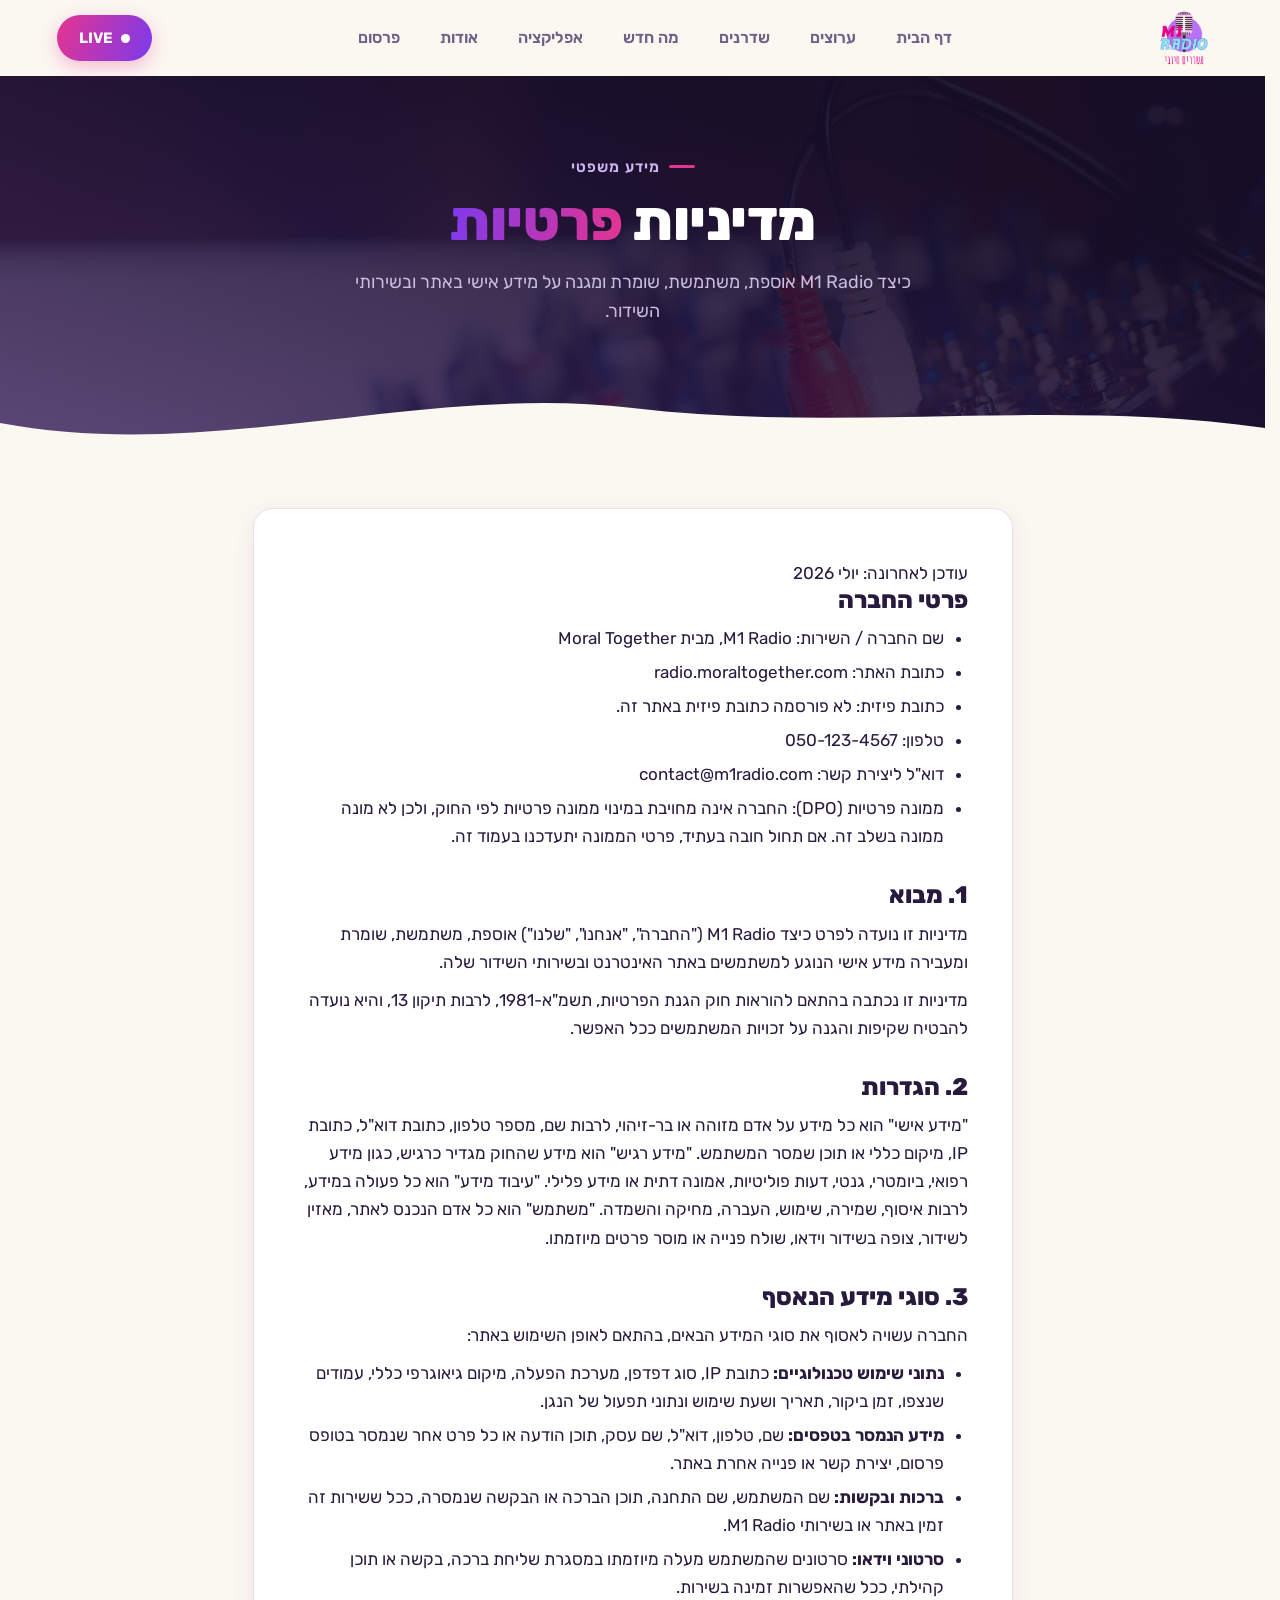
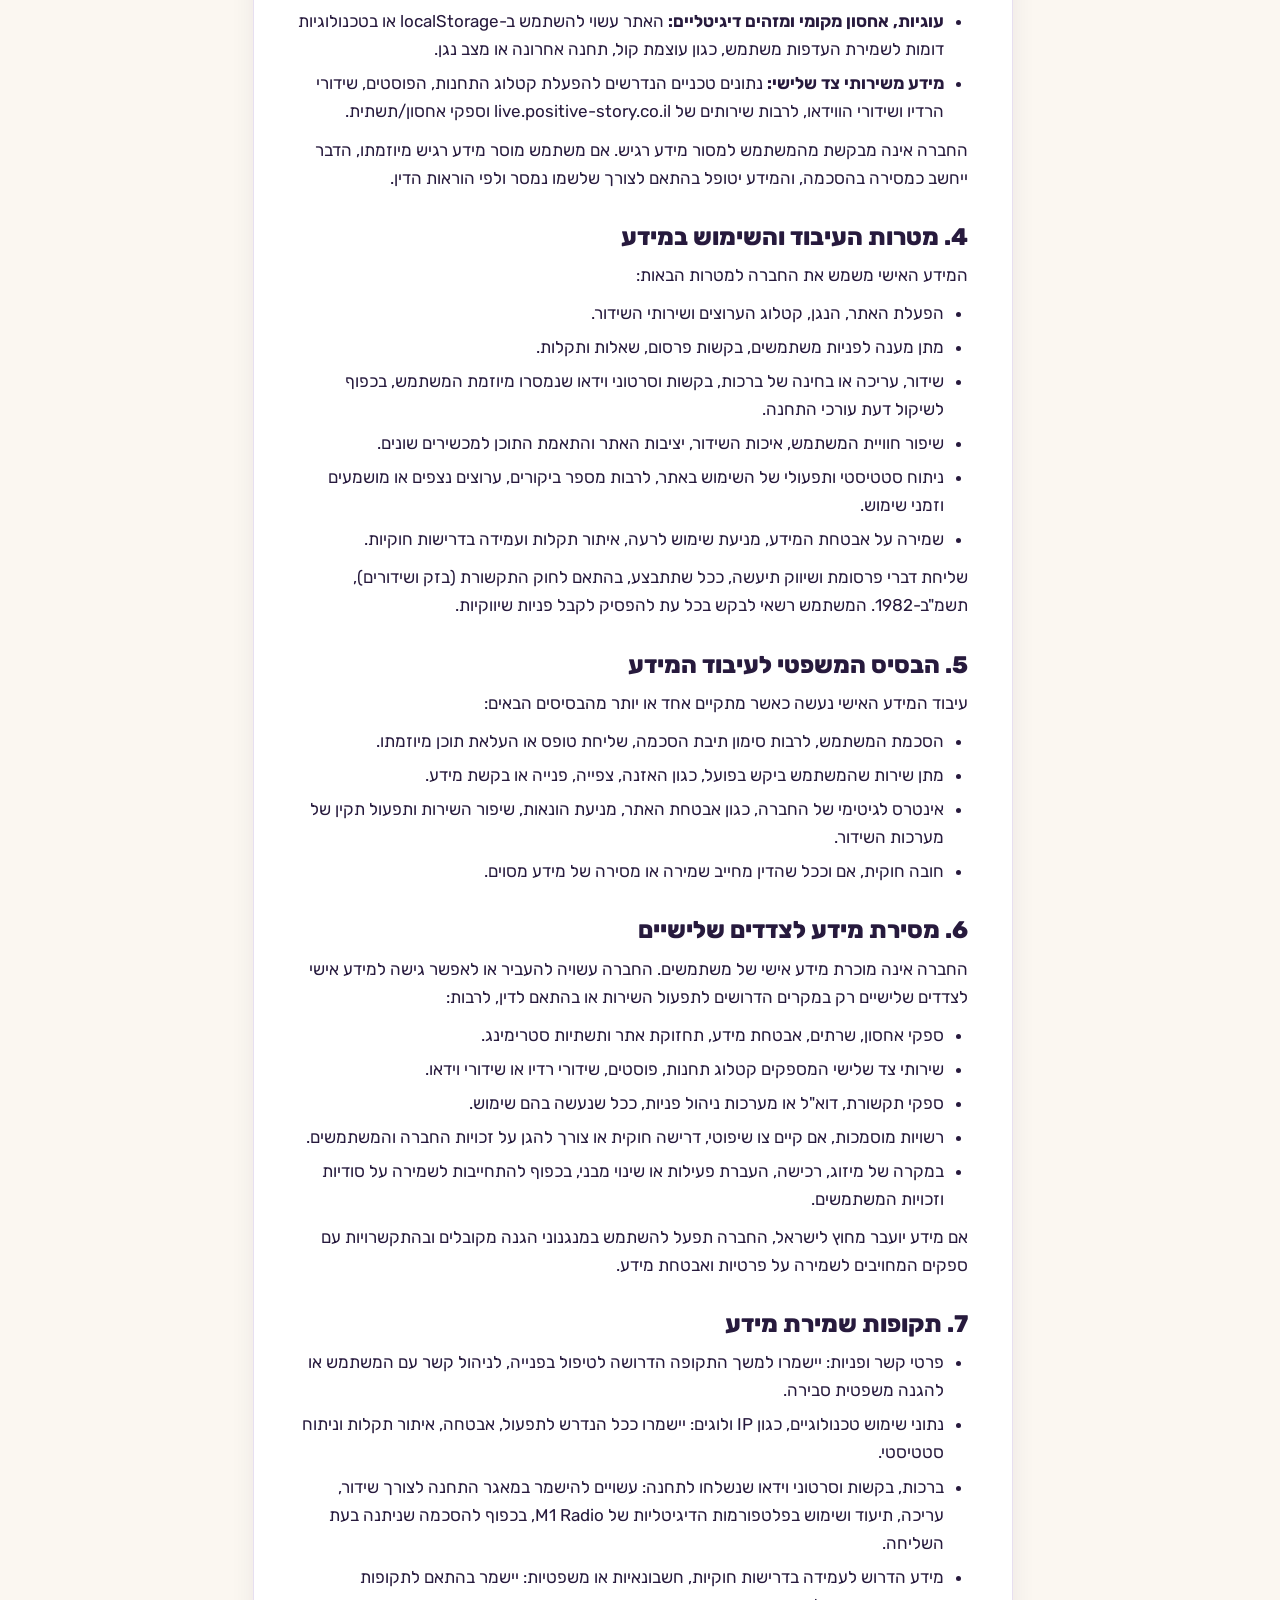
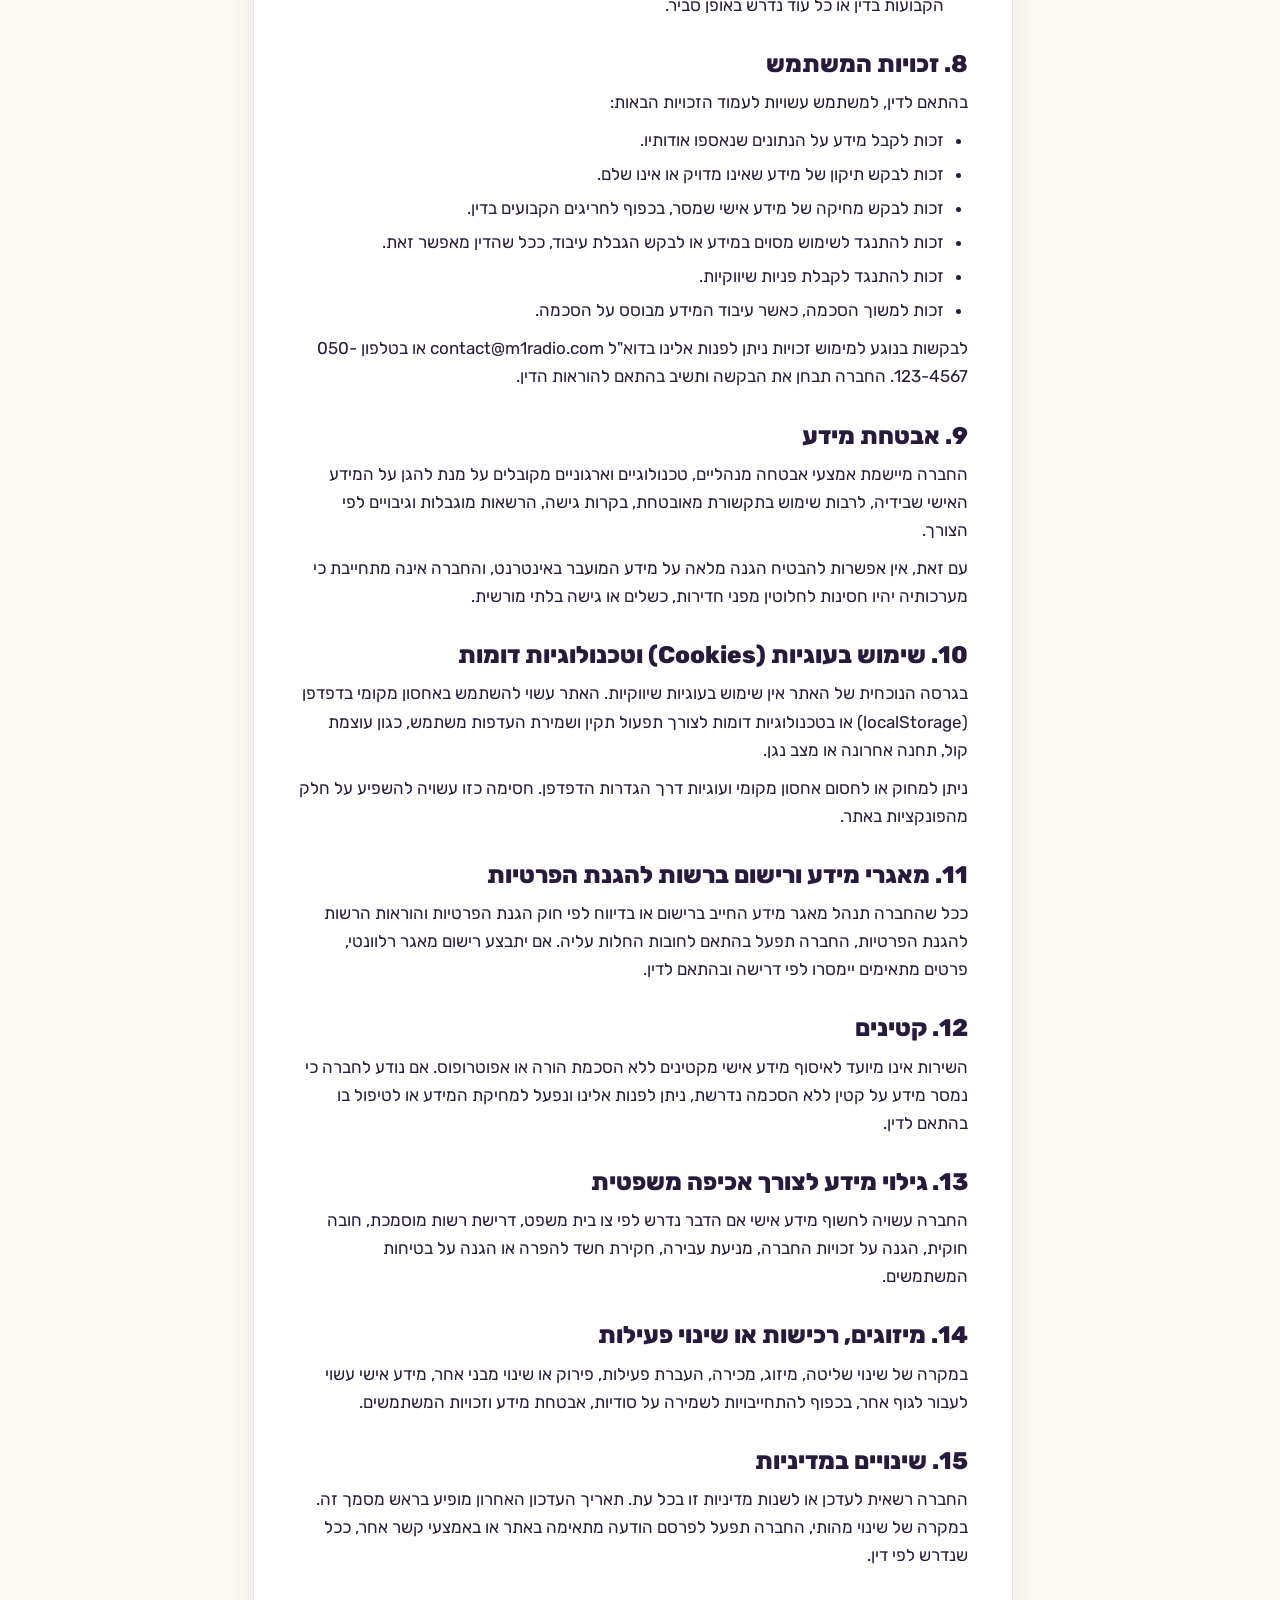
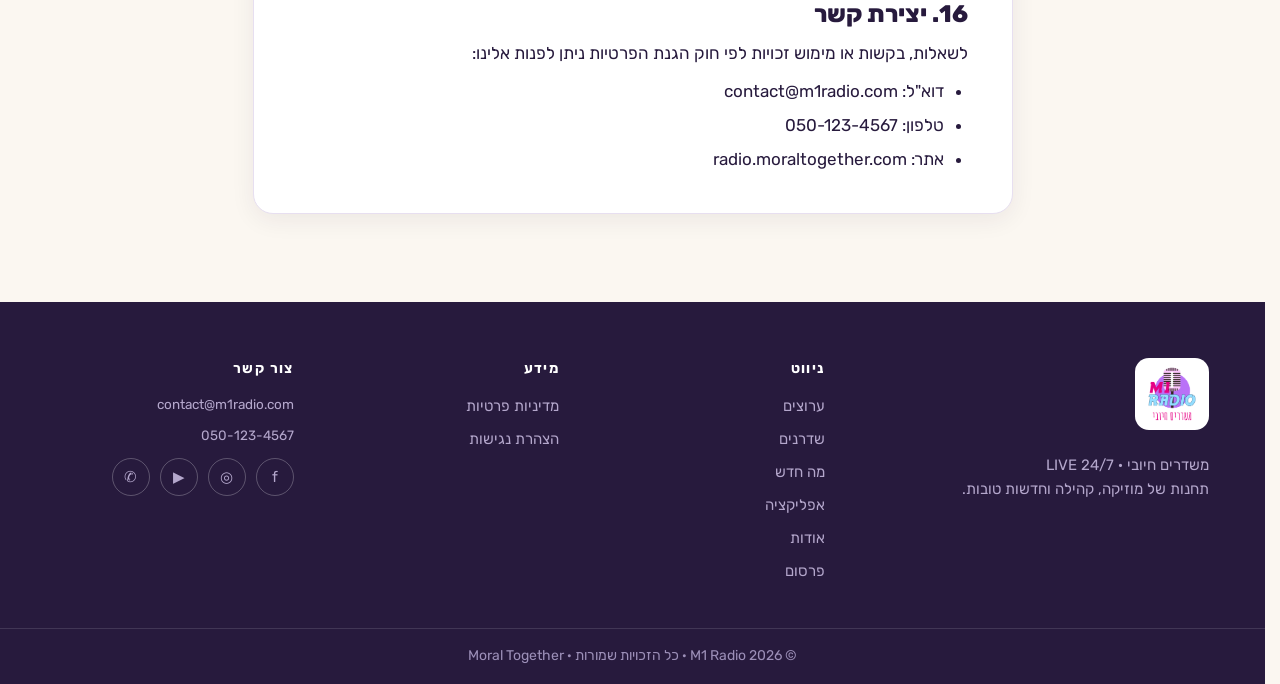
<file: privacy-policy.html>
<!DOCTYPE html>
<html lang="he" dir="rtl">
<head>
<meta charset="utf-8">
<meta name="viewport" content="width=device-width, initial-scale=1">
<title>מדיניות פרטיות · M1 Radio</title>
<meta name="description" content="מדיניות הפרטיות של M1 Radio מסבירה כיצד אנו אוספים מידע אישי באתר, משתמשים בו, שומרים עליו ומאפשרים לממש זכויות.">
<link rel="icon" type="image/png" href="assets/logo-crop.png">
<link rel="preconnect" href="https://fonts.googleapis.com">
<link rel="preconnect" href="https://fonts.gstatic.com" crossorigin>
<link href="https://fonts.googleapis.com/css2?family=Rubik:wght@400;600;800&display=swap" rel="stylesheet">
<link rel="stylesheet" href="styles.css">
<script src="page-transitions.js"></script>
</head>
<body>

<header class="site" id="siteHeader">
  <div class="topbar">
    <a class="brand" href="index.html" aria-label="M1 Radio · דף הבית">
      <img class="logo" src="assets/logo-crop.png" alt="M1 Radio" width="547" height="617">
    </a>
    <nav class="tabs" id="mainNav" aria-label="ניווט ראשי">
      <a href="index.html">דף הבית</a>
      <a href="stations.html">ערוצים</a>
      <a href="hosts.html">שדרנים</a>
      <a href="blog.html">מה חדש</a>
      <a href="apps.html">אפליקציה</a>
      <a href="about.html">אודות</a>
      <a href="ads.html">פרסום</a>
    </nav>
    <div class="head-actions">
      <button class="cta-mini" id="headerPlay" type="button"><span class="pulse light"></span> LIVE</button>
      <button class="burger" id="burgerBtn" type="button" aria-label="תפריט" aria-expanded="false">
        <span></span><span></span><span></span>
      </button>
    </div>
  </div>
  <nav class="mobile-nav" id="mobileNav" aria-label="ניווט נייד">
    <a href="index.html">דף הבית</a>
    <a href="stations.html">ערוצים</a>
    <a href="hosts.html">שדרנים</a>
    <a href="blog.html">מה חדש</a>
    <a href="apps.html">אפליקציה</a>
    <a href="about.html">אודות</a>
    <a href="ads.html">פרסום</a>
  </nav>
</header>

<main>

  <section class="page-band band-legal">
    <div class="wrap">
      <div class="eyebrow on-dark">מידע משפטי</div>
      <h1>מדיניות <span class="hl">פרטיות</span></h1>
      <p class="band-sub">כיצד M1 Radio אוספת, משתמשת, שומרת ומגנה על מידע אישי באתר ובשירותי השידור.</p>
    </div>
    <div class="wave" aria-hidden="true">
      <svg viewBox="0 0 1440 70" preserveAspectRatio="none"><path d="M0,40 C240,80 480,0 720,25 C960,50 1200,15 1440,45 L1440,70 L0,70 Z" fill="var(--paper)"/></svg>
    </div>
  </section>

  <section class="legal-sec">
    <div class="wrap">
      <article class="legal-doc">
        <p class="legal-updated">עודכן לאחרונה: יולי 2026</p>

        <h2>פרטי החברה</h2>
        <ul>
          <li>שם החברה / השירות: M1 Radio, מבית Moral Together</li>
          <li>כתובת האתר: <a class="ltr" href="https://radio.moraltogether.com" target="_blank" rel="noopener">radio.moraltogether.com</a></li>
          <li>כתובת פיזית: לא פורסמה כתובת פיזית באתר זה.</li>
          <li>טלפון: <a class="ltr" href="tel:+972501234567">050-123-4567</a></li>
          <li>דוא"ל ליצירת קשר: <a class="ltr" href="mailto:contact@m1radio.com">contact@m1radio.com</a></li>
          <li>ממונה פרטיות (DPO): החברה אינה מחויבת במינוי ממונה פרטיות לפי החוק, ולכן לא מונה ממונה בשלב זה. אם תחול חובה בעתיד, פרטי הממונה יתעדכנו בעמוד זה.</li>
        </ul>

        <h2>1. מבוא</h2>
        <p>מדיניות זו נועדה לפרט כיצד M1 Radio ("החברה", "אנחנו", "שלנו") אוספת, משתמשת, שומרת ומעבירה מידע אישי הנוגע למשתמשים באתר האינטרנט ובשירותי השידור שלה.</p>
        <p>מדיניות זו נכתבה בהתאם להוראות חוק הגנת הפרטיות, תשמ"א-1981, לרבות תיקון 13, והיא נועדה להבטיח שקיפות והגנה על זכויות המשתמשים ככל האפשר.</p>

        <h2>2. הגדרות</h2>
        <p>"מידע אישי" הוא כל מידע על אדם מזוהה או בר-זיהוי, לרבות שם, מספר טלפון, כתובת דוא"ל, כתובת IP, מיקום כללי או תוכן שמסר המשתמש. "מידע רגיש" הוא מידע שהחוק מגדיר כרגיש, כגון מידע רפואי, ביומטרי, גנטי, דעות פוליטיות, אמונה דתית או מידע פלילי. "עיבוד מידע" הוא כל פעולה במידע, לרבות איסוף, שמירה, שימוש, העברה, מחיקה והשמדה. "משתמש" הוא כל אדם הנכנס לאתר, מאזין לשידור, צופה בשידור וידאו, שולח פנייה או מוסר פרטים מיוזמתו.</p>

        <h2>3. סוגי מידע הנאסף</h2>
        <p>החברה עשויה לאסוף את סוגי המידע הבאים, בהתאם לאופן השימוש באתר:</p>
        <ul>
          <li><strong>נתוני שימוש טכנולוגיים:</strong> כתובת IP, סוג דפדפן, מערכת הפעלה, מיקום גיאוגרפי כללי, עמודים שנצפו, זמן ביקור, תאריך ושעת שימוש ונתוני תפעול של הנגן.</li>
          <li><strong>מידע הנמסר בטפסים:</strong> שם, טלפון, דוא"ל, שם עסק, תוכן הודעה או כל פרט אחר שנמסר בטופס פרסום, יצירת קשר או פנייה אחרת באתר.</li>
          <li><strong>ברכות ובקשות:</strong> שם המשתמש, שם התחנה, תוכן הברכה או הבקשה שנמסרה, ככל ששירות זה זמין באתר או בשירותי M1 Radio.</li>
          <li><strong>סרטוני וידאו:</strong> סרטונים שהמשתמש מעלה מיוזמתו במסגרת שליחת ברכה, בקשה או תוכן קהילתי, ככל שהאפשרות זמינה בשירות.</li>
          <li><strong>עוגיות, אחסון מקומי ומזהים דיגיטליים:</strong> האתר עשוי להשתמש ב-localStorage או בטכנולוגיות דומות לשמירת העדפות משתמש, כגון עוצמת קול, תחנה אחרונה או מצב נגן.</li>
          <li><strong>מידע משירותי צד שלישי:</strong> נתונים טכניים הנדרשים להפעלת קטלוג התחנות, הפוסטים, שידורי הרדיו ושידורי הווידאו, לרבות שירותים של live.positive-story.co.il וספקי אחסון/תשתית.</li>
        </ul>
        <p>החברה אינה מבקשת מהמשתמש למסור מידע רגיש. אם משתמש מוסר מידע רגיש מיוזמתו, הדבר ייחשב כמסירה בהסכמה, והמידע יטופל בהתאם לצורך שלשמו נמסר ולפי הוראות הדין.</p>

        <h2>4. מטרות העיבוד והשימוש במידע</h2>
        <p>המידע האישי משמש את החברה למטרות הבאות:</p>
        <ul>
          <li>הפעלת האתר, הנגן, קטלוג הערוצים ושירותי השידור.</li>
          <li>מתן מענה לפניות משתמשים, בקשות פרסום, שאלות ותקלות.</li>
          <li>שידור, עריכה או בחינה של ברכות, בקשות וסרטוני וידאו שנמסרו מיוזמת המשתמש, בכפוף לשיקול דעת עורכי התחנה.</li>
          <li>שיפור חוויית המשתמש, איכות השידור, יציבות האתר והתאמת התוכן למכשירים שונים.</li>
          <li>ניתוח סטטיסטי ותפעולי של השימוש באתר, לרבות מספר ביקורים, ערוצים נצפים או מושמעים וזמני שימוש.</li>
          <li>שמירה על אבטחת המידע, מניעת שימוש לרעה, איתור תקלות ועמידה בדרישות חוקיות.</li>
        </ul>
        <p>שליחת דברי פרסומת ושיווק תיעשה, ככל שתתבצע, בהתאם לחוק התקשורת (בזק ושידורים), תשמ"ב-1982. המשתמש רשאי לבקש בכל עת להפסיק לקבל פניות שיווקיות.</p>

        <h2>5. הבסיס המשפטי לעיבוד המידע</h2>
        <p>עיבוד המידע האישי נעשה כאשר מתקיים אחד או יותר מהבסיסים הבאים:</p>
        <ul>
          <li>הסכמת המשתמש, לרבות סימון תיבת הסכמה, שליחת טופס או העלאת תוכן מיוזמתו.</li>
          <li>מתן שירות שהמשתמש ביקש בפועל, כגון האזנה, צפייה, פנייה או בקשת מידע.</li>
          <li>אינטרס לגיטימי של החברה, כגון אבטחת האתר, מניעת הונאות, שיפור השירות ותפעול תקין של מערכות השידור.</li>
          <li>חובה חוקית, אם וככל שהדין מחייב שמירה או מסירה של מידע מסוים.</li>
        </ul>

        <h2>6. מסירת מידע לצדדים שלישיים</h2>
        <p>החברה אינה מוכרת מידע אישי של משתמשים. החברה עשויה להעביר או לאפשר גישה למידע אישי לצדדים שלישיים רק במקרים הדרושים לתפעול השירות או בהתאם לדין, לרבות:</p>
        <ul>
          <li>ספקי אחסון, שרתים, אבטחת מידע, תחזוקת אתר ותשתיות סטרימינג.</li>
          <li>שירותי צד שלישי המספקים קטלוג תחנות, פוסטים, שידורי רדיו או שידורי וידאו.</li>
          <li>ספקי תקשורת, דוא"ל או מערכות ניהול פניות, ככל שנעשה בהם שימוש.</li>
          <li>רשויות מוסמכות, אם קיים צו שיפוטי, דרישה חוקית או צורך להגן על זכויות החברה והמשתמשים.</li>
          <li>במקרה של מיזוג, רכישה, העברת פעילות או שינוי מבני, בכפוף להתחייבות לשמירה על סודיות וזכויות המשתמשים.</li>
        </ul>
        <p>אם מידע יועבר מחוץ לישראל, החברה תפעל להשתמש במנגנוני הגנה מקובלים ובהתקשרויות עם ספקים המחויבים לשמירה על פרטיות ואבטחת מידע.</p>

        <h2>7. תקופות שמירת מידע</h2>
        <ul>
          <li>פרטי קשר ופניות: יישמרו למשך התקופה הדרושה לטיפול בפנייה, לניהול קשר עם המשתמש או להגנה משפטית סבירה.</li>
          <li>נתוני שימוש טכנולוגיים, כגון IP ולוגים: יישמרו ככל הנדרש לתפעול, אבטחה, איתור תקלות וניתוח סטטיסטי.</li>
          <li>ברכות, בקשות וסרטוני וידאו שנשלחו לתחנה: עשויים להישמר במאגר התחנה לצורך שידור, עריכה, תיעוד ושימוש בפלטפורמות הדיגיטליות של M1 Radio, בכפוף להסכמה שניתנה בעת השליחה.</li>
          <li>מידע הדרוש לעמידה בדרישות חוקיות, חשבונאיות או משפטיות: יישמר בהתאם לתקופות הקבועות בדין או כל עוד נדרש באופן סביר.</li>
        </ul>

        <h2>8. זכויות המשתמש</h2>
        <p>בהתאם לדין, למשתמש עשויות לעמוד הזכויות הבאות:</p>
        <ul>
          <li>זכות לקבל מידע על הנתונים שנאספו אודותיו.</li>
          <li>זכות לבקש תיקון של מידע שאינו מדויק או אינו שלם.</li>
          <li>זכות לבקש מחיקה של מידע אישי שמסר, בכפוף לחריגים הקבועים בדין.</li>
          <li>זכות להתנגד לשימוש מסוים במידע או לבקש הגבלת עיבוד, ככל שהדין מאפשר זאת.</li>
          <li>זכות להתנגד לקבלת פניות שיווקיות.</li>
          <li>זכות למשוך הסכמה, כאשר עיבוד המידע מבוסס על הסכמה.</li>
        </ul>
        <p>לבקשות בנוגע למימוש זכויות ניתן לפנות אלינו בדוא"ל <a class="ltr" href="mailto:contact@m1radio.com">contact@m1radio.com</a> או בטלפון <a class="ltr" href="tel:+972501234567">050-123-4567</a>. החברה תבחן את הבקשה ותשיב בהתאם להוראות הדין.</p>

        <h2>9. אבטחת מידע</h2>
        <p>החברה מיישמת אמצעי אבטחה מנהליים, טכנולוגיים וארגוניים מקובלים על מנת להגן על המידע האישי שבידיה, לרבות שימוש בתקשורת מאובטחת, בקרות גישה, הרשאות מוגבלות וגיבויים לפי הצורך.</p>
        <p>עם זאת, אין אפשרות להבטיח הגנה מלאה על מידע המועבר באינטרנט, והחברה אינה מתחייבת כי מערכותיה יהיו חסינות לחלוטין מפני חדירות, כשלים או גישה בלתי מורשית.</p>

        <h2>10. שימוש בעוגיות (Cookies) וטכנולוגיות דומות</h2>
        <p>בגרסה הנוכחית של האתר אין שימוש בעוגיות שיווקיות. האתר עשוי להשתמש באחסון מקומי בדפדפן (localStorage) או בטכנולוגיות דומות לצורך תפעול תקין ושמירת העדפות משתמש, כגון עוצמת קול, תחנה אחרונה או מצב נגן.</p>
        <p>ניתן למחוק או לחסום אחסון מקומי ועוגיות דרך הגדרות הדפדפן. חסימה כזו עשויה להשפיע על חלק מהפונקציות באתר.</p>

        <h2>11. מאגרי מידע ורישום ברשות להגנת הפרטיות</h2>
        <p>ככל שהחברה תנהל מאגר מידע החייב ברישום או בדיווח לפי חוק הגנת הפרטיות והוראות הרשות להגנת הפרטיות, החברה תפעל בהתאם לחובות החלות עליה. אם יתבצע רישום מאגר רלוונטי, פרטים מתאימים יימסרו לפי דרישה ובהתאם לדין.</p>

        <h2>12. קטינים</h2>
        <p>השירות אינו מיועד לאיסוף מידע אישי מקטינים ללא הסכמת הורה או אפוטרופוס. אם נודע לחברה כי נמסר מידע על קטין ללא הסכמה נדרשת, ניתן לפנות אלינו ונפעל למחיקת המידע או לטיפול בו בהתאם לדין.</p>

        <h2>13. גילוי מידע לצורך אכיפה משפטית</h2>
        <p>החברה עשויה לחשוף מידע אישי אם הדבר נדרש לפי צו בית משפט, דרישת רשות מוסמכת, חובה חוקית, הגנה על זכויות החברה, מניעת עבירה, חקירת חשד להפרה או הגנה על בטיחות המשתמשים.</p>

        <h2>14. מיזוגים, רכישות או שינוי פעילות</h2>
        <p>במקרה של שינוי שליטה, מיזוג, מכירה, העברת פעילות, פירוק או שינוי מבני אחר, מידע אישי עשוי לעבור לגוף אחר, בכפוף להתחייבויות לשמירה על סודיות, אבטחת מידע וזכויות המשתמשים.</p>

        <h2>15. שינויים במדיניות</h2>
        <p>החברה רשאית לעדכן או לשנות מדיניות זו בכל עת. תאריך העדכון האחרון מופיע בראש מסמך זה. במקרה של שינוי מהותי, החברה תפעל לפרסם הודעה מתאימה באתר או באמצעי קשר אחר, ככל שנדרש לפי דין.</p>

        <h2>16. יצירת קשר</h2>
        <p>לשאלות, בקשות או מימוש זכויות לפי חוק הגנת הפרטיות ניתן לפנות אלינו:</p>
        <ul>
          <li>דוא"ל: <a class="ltr" href="mailto:contact@m1radio.com">contact@m1radio.com</a></li>
          <li>טלפון: <a class="ltr" href="tel:+972501234567">050-123-4567</a></li>
          <li>אתר: <a class="ltr" href="https://radio.moraltogether.com" target="_blank" rel="noopener">radio.moraltogether.com</a></li>
        </ul>
      </article>
    </div>
  </section>

</main>

<footer class="site-footer">
  <div class="wrap foot">
    <div class="fcol">
      <img class="flogo" src="assets/logo-crop.png" alt="M1 Radio" width="547" height="617">
      <p>משדרים חיובי · LIVE 24/7<br>תחנות של מוזיקה, קהילה וחדשות טובות.</p>
    </div>
    <div class="fcol">
      <h4>ניווט</h4>
      <a href="stations.html">ערוצים</a>
      <a href="hosts.html">שדרנים</a>
      <a href="blog.html">מה חדש</a>
      <a href="apps.html">אפליקציה</a>
      <a href="about.html">אודות</a>
      <a href="ads.html">פרסום</a>
    </div>
    <div class="fcol">
      <h4>מידע</h4>
      <a href="privacy-policy.html">מדיניות פרטיות</a>
      <a href="accessibility.html">הצהרת נגישות</a>
    </div>
    <div class="fcol">
      <h4>צור קשר</h4>
      <a class="ltr" href="mailto:contact@m1radio.com">contact@m1radio.com</a>
      <a class="ltr" href="tel:+972501234567">050-123-4567</a>
      <div class="socials">
        <a class="ic" href="#" aria-label="פייסבוק">f</a>
        <a class="ic" href="#" aria-label="אינסטגרם">◎</a>
        <a class="ic" href="#" aria-label="יוטיוב">▶</a>
        <a class="ic" href="#" aria-label="וואטסאפ">✆</a>
      </div>
    </div>
  </div>
  <div class="copyright">© M1 Radio <span id="year">2026</span> · כל הזכויות שמורות · Moral Together</div>
</footer>

<div class="dock" id="dock" hidden>
  <button class="dock-play" id="dockPlay" type="button" aria-label="נגן / השהה">▶</button>
  <div class="dock-meta">
    <span class="dock-live" id="dockStatus"><i class="pulse"></i>באוויר</span>
    <span class="dock-name" id="dockName">רדיו ראשי</span>
  </div>
  <div class="eq mini" id="dockEq" aria-hidden="true">
    <span></span><span></span><span></span><span></span><span></span>
  </div>
  <input class="dock-vol" id="dockVol" type="range" min="0" max="1" step="0.05" value="0.9" aria-label="עוצמת קול">
  <button class="dock-close" id="dockClose" type="button" aria-label="סגירת הנגן">✕</button>
</div>

<script src="legal.js"></script>
</body>
</html>
</file>
<file: styles.css>
/* ==========================================================================
   M1 Radio — сайт
   Светлая, тёплая тема в цветах логотипа: «משדרים חיובי»
   ========================================================================== */

* { box-sizing: border-box; margin: 0; padding: 0; }

:root {
  /* палитра из логотипа */
  --paper: #FBF7F1;
  --lilac: #F3EDFA;
  --ink: #271A3D;
  --muted: #6F6288;
  --line: #E7DFF0;
  --purple: #7C3AED;
  --purple-deep: #5B21B6;
  --pink: #E5348F;
  --sky: #2FA8DE;
  --sun: #E89B2E;
  --white: #FFFFFF;

  --radius: 20px;
  --container: 1200px;
  --shadow-soft: 0 6px 24px rgba(39, 26, 61, .07);
  --shadow-lift: 0 14px 36px rgba(39, 26, 61, .13);
  --header-h: 76px;
  --ease-out-quart: cubic-bezier(.25, 1, .5, 1);
  --ease-out-quint: cubic-bezier(.22, 1, .36, 1);
}

html { scroll-behavior: smooth; scrollbar-gutter: stable; }

body {
  font-family: "Rubik", "Assistant", Arial, sans-serif;
  font-size: 18px; font-weight: 400; line-height: 1.6;
  color: var(--ink); background: var(--paper);
  overflow-x: hidden;
}

a { color: inherit; text-decoration: none; }
button { font: inherit; cursor: pointer; border: none; background: none; color: inherit; }
img { max-width: 100%; }

.wrap { max-width: var(--container); margin: 0 auto; padding: 0 24px; }
.wrap.narrow { max-width: 760px; }
section { padding: 88px 0; }
section.tint { background: var(--lilac); }

/* --- типографика --- */
h1 { font-size: clamp(40px, 5.4vw, 68px); font-weight: 800; line-height: 1.1; letter-spacing: -.01em; }
h2 { font-size: clamp(28px, 3.8vw, 46px); font-weight: 800; line-height: 1.14; }
h3 { font-size: 20px; font-weight: 700; }

.eyebrow {
  display: inline-flex; align-items: center; gap: 8px;
  font-size: 15px; font-weight: 600; letter-spacing: .08em;
  color: var(--purple); margin-bottom: 12px;
}
.eyebrow::before { content: ""; width: 26px; height: 3px; border-radius: 2px; background: var(--pink); }
.eyebrow.on-dark { color: #CBB7F5; }
.eyebrow.on-dark::before { background: var(--pink); }

.hl {
  background: linear-gradient(100deg, var(--purple), var(--pink));
  -webkit-background-clip: text; background-clip: text; color: transparent;
}
.hl-accent { color: var(--purple); }

.sec-head { display: flex; justify-content: space-between; align-items: flex-end; gap: 20px; margin-bottom: 40px; }
.sec-head.center { justify-content: center; text-align: center; }
.sec-head.center .eyebrow { justify-content: center; }
.sec-note { color: var(--muted); font-size: 17px; max-width: 52ch; margin-top: 10px; }

/* --- кнопки --- */
.cta {
  display: inline-block; border-radius: 999px; padding: 16px 34px;
  font-size: 17px; font-weight: 700; transition: .2s; text-align: center;
}
.cta.primary { background: var(--purple); color: #fff; box-shadow: 0 10px 26px rgba(124, 58, 237, .3); }
.cta.primary:hover { background: var(--purple-deep); transform: translateY(-2px); }
.cta.ghost { background: var(--white); color: var(--ink); border: 1.5px solid var(--line); }
.cta.ghost:hover { border-color: var(--purple); color: var(--purple); }
.cta.light { background: #fff; color: var(--ink); }
.cta.light:hover { transform: translateY(-2px); box-shadow: 0 10px 24px rgba(0, 0, 0, .3); }
.cta.wide { width: 100%; }

.linkbtn { color: var(--purple); font-weight: 700; font-size: 16px; padding: 4px 0; transition: .15s; }
.linkbtn:hover { color: var(--pink); }

/* ==========================================================================
   HEADER
   ========================================================================== */
header.site {
  position: sticky; top: 0; z-index: 90;
  background: rgba(251, 247, 241, .85); backdrop-filter: blur(12px);
}
.topbar {
  display: flex; align-items: center; justify-content: space-between; gap: 20px;
  max-width: var(--container); margin: 0 auto; padding: 10px 24px;
}
.brand { display: flex; align-items: center; }
.logo { height: 56px; width: auto; }

nav.tabs { display: flex; gap: 4px; position: relative; isolation: isolate; }
nav.tabs a {
  position: relative; z-index: 1;
  font-size: 16px; font-weight: 600; color: var(--muted);
  padding: 9px 18px; border-radius: 999px;
  transition: color 180ms var(--ease-out-quart), background-color 180ms var(--ease-out-quart);
}
nav.tabs a:hover { color: var(--purple); background: rgba(124, 58, 237, .07); }
nav.tabs a.active:hover { background: transparent; }
nav.tabs a:focus-visible { outline: 2px solid var(--pink); outline-offset: 2px; }

.nav-indicator {
  position: absolute; top: 0; left: 0; z-index: 0;
  width: 1px; height: 1px; border-radius: 999px;
  pointer-events: none; opacity: 0;
  background: linear-gradient(110deg, rgba(229, 52, 143, .13), rgba(124, 58, 237, .15));
  box-shadow: inset 0 0 0 1px rgba(124, 58, 237, .08);
}
.nav-indicator.is-visible { opacity: 1; }
.nav-indicator.is-animated {
  transition:
    transform 320ms var(--ease-out-quint),
    width 320ms var(--ease-out-quint),
    height 220ms var(--ease-out-quart),
    opacity 160ms ease-out;
}

.head-actions { display: flex; align-items: center; gap: 12px; }
.cta-mini {
  font-size: 15px; font-weight: 700; color: #fff; white-space: nowrap;
  padding: 11px 22px; border-radius: 999px;
  display: inline-flex; align-items: center; gap: 8px;
  background: linear-gradient(110deg, var(--pink), var(--purple));
  box-shadow: 0 6px 18px rgba(229, 52, 143, .3); transition: .2s;
}
.pulse.light { background: #fff; }
.cta-mini:hover { filter: brightness(1.08); transform: translateY(-1px); }

.burger { display: none; flex-direction: column; gap: 5px; padding: 10px 6px; }
.burger span { width: 22px; height: 2.5px; border-radius: 2px; background: var(--ink); transition: .2s; }

.mobile-nav { display: none; flex-direction: column; padding: 6px 24px 16px; border-top: 1px solid var(--line); }
.mobile-nav a { padding: 12px 4px; font-weight: 600; color: var(--ink); border-bottom: 1px solid var(--line); }
.mobile-nav a:last-child { border-bottom: none; }
header.site.nav-open .mobile-nav { display: flex; }

/* Page transitions keep the header stable while the document changes. */
html.motion-enabled main,
html.motion-enabled body > footer {
  opacity: 0;
  transition: opacity 280ms var(--ease-out-quart);
}
html.motion-enabled.page-ready main,
html.motion-enabled.page-ready body > footer {
  opacity: 1;
}
html.motion-enabled.page-leaving main,
html.motion-enabled.page-leaving body > footer {
  opacity: 0;
  transition-duration: 120ms;
  transition-timing-function: ease-in;
  pointer-events: none;
}

/* ==========================================================================
   HERO
   ========================================================================== */
.hero { padding: 64px 0 0; position: relative; }
.hero-grid {
  display: grid; grid-template-columns: 1.05fr .95fr;
  gap: 48px; align-items: center; padding-bottom: 96px;
}
.hsub { margin-top: 20px; font-size: clamp(17px, 2vw, 21px); color: var(--muted); max-width: 44ch; }
.cta-row { margin-top: 34px; display: flex; gap: 14px; flex-wrap: wrap; }

.hero-points { list-style: none; margin-top: 36px; display: flex; flex-direction: column; gap: 10px; }
.hero-points li { font-size: 17px; color: var(--ink); display: flex; align-items: baseline; gap: 10px; }
.hero-points .ico { font-size: 18px; }

/* сцена с «пластинкой» и чипами станций */
.hero-stage { position: relative; aspect-ratio: 1 / 1; max-width: 460px; margin: 0 auto; width: 100%; }
.disc {
  position: absolute; inset: 8%;
  border-radius: 50%; overflow: hidden;
  background: radial-gradient(circle at 32% 28%, #C9A8F5, var(--purple) 72%);
  box-shadow: 0 30px 60px rgba(124, 58, 237, .35);
  display: grid; place-items: center;
}
.disc-ph { position: absolute; inset: 0; width: 100%; height: 100%; object-fit: cover; }
.disc-ring { position: absolute; inset: 5%; border-radius: 50%; border: 2px dashed rgba(255, 255, 255, .55); z-index: 2; }
.disc-live {
  position: absolute; bottom: 8%; left: 50%; transform: translateX(-50%); z-index: 3;
  display: inline-flex; align-items: center; gap: 8px; white-space: nowrap;
  background: #fff; border-radius: 999px; padding: 10px 18px;
  font-size: 15px; font-weight: 800; color: var(--pink); letter-spacing: .05em;
  box-shadow: 0 10px 26px rgba(0, 0, 0, .3);
}
.disc-live .pulse { background: var(--pink); }
a.disc-live {
  text-decoration: none;
  transition: transform .15s ease, box-shadow .15s ease;
}
a.disc-live:hover, a.disc-live:focus-visible {
  transform: translateX(-50%) scale(1.06);
  box-shadow: 0 14px 32px rgba(0, 0, 0, .35);
}
.eq.tiny { height: 16px; gap: 3px; }
.eq.tiny span { width: 3.5px; height: 15px; background: linear-gradient(180deg, var(--pink), var(--purple)); }

/* эквалайзер */
.eq { display: flex; align-items: flex-end; gap: 6px; }
.eq span {
  width: 10px; border-radius: 6px;
  background: linear-gradient(180deg, #FFD9F0, #fff);
  transform-origin: bottom; animation: eq 1.15s ease-in-out infinite;
}
.eq.big { height: 110px; }
.eq.big span { height: 100px; }
.eq span:nth-child(1) { animation-delay: 0s; }
.eq span:nth-child(2) { animation-delay: .18s; }
.eq span:nth-child(3) { animation-delay: .36s; }
.eq span:nth-child(4) { animation-delay: .09s; }
.eq span:nth-child(5) { animation-delay: .27s; }
.eq span:nth-child(6) { animation-delay: .45s; }
.eq span:nth-child(7) { animation-delay: .14s; }
@keyframes eq { 0%, 100% { transform: scaleY(.25); } 50% { transform: scaleY(1); } }

/* плавающие чипы станций */
.chip {
  position: absolute; display: inline-flex; align-items: center; gap: 8px;
  background: var(--white); border: 1px solid var(--line); border-radius: 999px;
  padding: 9px 16px; font-size: 14px; font-weight: 600; color: var(--ink);
  box-shadow: var(--shadow-soft); white-space: nowrap;
  animation: float 5s ease-in-out infinite;
}
.chip .dot { width: 9px; height: 9px; border-radius: 50%; }
.d-pink { background: var(--pink); } .d-sky { background: var(--sky); }
.d-purple { background: var(--purple); } .d-sun { background: var(--sun); }
.chip.c1 { top: 4%; right: -4%; animation-delay: 0s; }
.chip.c2 { bottom: 16%; right: -9%; animation-delay: 1.2s; }
.chip.c3 { top: 22%; left: -7%; animation-delay: 2.1s; }
.chip.c4 { bottom: 2%; left: 6%; animation-delay: .7s; }
@keyframes float { 0%, 100% { transform: translateY(0); } 50% { transform: translateY(-9px); } }

.live-chip {
  top: 47%; left: -12%; color: var(--pink); font-weight: 700;
  animation-delay: 1.6s;
}
.pulse {
  width: 9px; height: 9px; border-radius: 50%; background: var(--pink);
  animation: pulse 1.4s infinite; display: inline-block;
}
@keyframes pulse { 0%, 100% { opacity: 1; } 50% { opacity: .3; } }

.wave { line-height: 0; }
/* translateY(1px): на дробных масштабах (125%/150%) высота svg округляется,
   и между волной и следующей секцией проступает 1px тёмного фона секции */
.wave svg { width: 100%; height: 70px; display: block; transform: translateY(1px); }
.hero + * { padding-top: 64px; }

/* --- HERO вариант B: фоновая фотография (index-hero2.html).
   Тот же контент, но первый экран — тёмный блок с фото студии под
   фиолетовым оверлеем (паттерн Radio TV / .page-band). --- */
.hero-photo {
  background:
    linear-gradient(260deg, rgba(23, 13, 40, .93) 32%, rgba(23, 13, 40, .62) 64%, rgba(23, 13, 40, .38)),
    url("assets/placeholders/backgrounds/bg-02-home-podcast-studio.jpg") center / cover no-repeat,
    #241736;
}
.hero-photo h1 { color: #fff; }
.hero-photo .hl {
  background: linear-gradient(100deg, #B79CFF, #FF7BB8);
  -webkit-background-clip: text; background-clip: text;
}
.hero-photo .hsub { color: #D9CFEC; }
.hero-photo .eyebrow { color: #CBB7F5; }
.hero-photo .hero-points li { color: #EFE9FA; }
.hero-photo .disc { box-shadow: 0 30px 60px rgba(0, 0, 0, .45); }

@media (max-width: 767px) {
  .hero-photo {
    background:
      linear-gradient(rgba(23, 13, 40, .88), rgba(23, 13, 40, .82)),
      url("assets/placeholders/backgrounds/bg-02-home-podcast-studio.jpg") center / cover no-repeat,
      #241736;
  }
  /* на мобильном буллеты — белые карточки, возвращаем тёмный текст */
  .hero-photo .hero-points li { color: var(--ink); }
  /* логотип-картинка с белой подложкой на тёмном фото смотрится чужеродно */
  .hero-photo .hero-logo { display: none; }
}

/* ==========================================================================
   STATIONS
   ========================================================================== */
#stations { padding: 40px 0 0; }
#stations .wave { margin-top: 64px; }
.stations { display: grid; grid-template-columns: repeat(6, 1fr); gap: 16px; }

.station {
  position: relative;
  background: var(--white); border: 1.5px solid var(--line); border-radius: var(--radius);
  padding: 22px 10px 16px; text-align: center; transition: .2s;
}
.station:hover { transform: translateY(-4px); border-color: var(--purple); box-shadow: var(--shadow-lift); }
.station .av {
  width: 72px; height: 72px; border-radius: 50%; margin: 0 auto 12px;
  display: grid; place-items: center;
  font-size: 24px; font-weight: 800;
  position: relative; overflow: hidden;
  border: 2.5px solid var(--white); box-shadow: 0 4px 14px rgba(39, 26, 61, .18);
}
.station .av img { position: absolute; inset: 0; width: 100%; height: 100%; object-fit: cover; }
.station.is-live .av img { filter: brightness(.45); }
.station.is-live .av { border-color: var(--pink); }
.station .nm {
  font-size: 15px; font-weight: 600; line-height: 1.3;
  min-height: 2.6em; display: flex; align-items: center; justify-content: center;
}
.station .st {
  font-size: 13px; color: var(--muted); margin-top: 6px;
  display: inline-flex; align-items: center; gap: 6px;
}
.station:hover .st { color: var(--purple); }

.station.is-live { border-color: var(--pink); box-shadow: 0 10px 30px rgba(229, 52, 143, .18); }
.station.is-live .st { color: var(--pink); font-weight: 700; }

/* мини-эквалайзер поверх фото играющей станции */
.station .av .eq {
  position: absolute; inset: 0; z-index: 2;
  display: none; align-items: center; justify-content: center; gap: 4px;
}
.station .av .eq span { width: 5px; height: 22px; background: #fff; }
.station.is-live .av .eq { display: flex; }

/* свёрнутая сетка — две строки */
.stations.collapsed .station:nth-child(n+13) { display: none; }
.stations-more { text-align: center; margin-top: 30px; }

/* цвета аватаров */
.av.t-purple { background: #EDE4FD; color: var(--purple); }
.av.t-pink   { background: #FCE0F0; color: var(--pink); }
.av.t-sky    { background: #DFF2FC; color: #1D84B5; }
.av.t-sun    { background: #FCEEDA; color: #C97F16; }
.av.t-deep   { background: #E4DEF8; color: var(--purple-deep); }

/* ==========================================================================
   FEATURED CHANNELS
   ========================================================================== */
.cards { display: grid; grid-template-columns: repeat(4, 1fr); gap: 20px; }
.pcard {
  background: var(--white); border: 1.5px solid var(--line); border-radius: var(--radius);
  padding: 30px 24px 26px; transition: .2s;
  display: flex; flex-direction: column; align-items: flex-start; gap: 12px;
}
.pcard:hover { transform: translateY(-4px); border-color: var(--purple); box-shadow: var(--shadow-lift); }
.pcard p { font-size: 16px; color: var(--muted); flex: 1; }
.picon {
  width: 62px; height: 62px; border-radius: 18px;
  display: grid; place-items: center; font-size: 30px;
}
/* карточка ведущего — фото во весь блок */
.hostcard {
  position: relative; border-radius: var(--radius); overflow: hidden;
  aspect-ratio: 3 / 4; cursor: default;
  box-shadow: var(--shadow-soft); transition: .25s;
  background: var(--lilac);
}
.hostcard:hover { transform: translateY(-4px); box-shadow: var(--shadow-lift); }
.hostcard > img {
  position: absolute; inset: 0; width: 100%; height: 100%;
  object-fit: cover; transition: transform .4s ease;
}
.hostcard:hover > img { transform: scale(1.045); }
.hostcard::after {
  content: ""; position: absolute; inset: 0; z-index: 1;
  background: linear-gradient(to top, rgba(30, 16, 50, .88) 0%, rgba(30, 16, 50, .38) 34%, transparent 60%);
}
.hc-body {
  position: absolute; inset-inline: 0; bottom: 0; z-index: 2;
  padding: 18px 18px 18px; display: flex; flex-direction: column; gap: 4px;
}
.hc-body h3 { color: #fff; font-size: 21px; text-shadow: 0 2px 10px rgba(0, 0, 0, .35); }
.hc-host { font-size: 13.5px; font-weight: 600; color: #E3D6FB; }
.hc-play {
  align-self: flex-start; margin-top: 10px;
  font-size: 14.5px; font-weight: 700; color: #fff;
  background: rgba(255, 255, 255, .16); border: 1px solid rgba(255, 255, 255, .55);
  border-radius: 999px; padding: 9px 18px;
  backdrop-filter: blur(6px); transition: .2s;
}
.hc-play:hover { background: var(--pink); border-color: var(--pink); }
.hc-badge {
  position: absolute; top: 14px; inset-inline-start: 14px; z-index: 2;
  display: none; align-items: center; gap: 7px;
  font-size: 12.5px; font-weight: 700; color: #fff;
  background: var(--pink); border-radius: 999px; padding: 6px 13px;
  box-shadow: 0 6px 18px rgba(229, 52, 143, .45);
}
.hostcard.is-live .hc-badge { display: inline-flex; }
.hostcard.is-live { outline: 3px solid var(--pink); outline-offset: 2px; }
.g-pink   { background: linear-gradient(135deg, #FCE0F0, #F9CBE4); }
.g-sun    { background: linear-gradient(135deg, #FCEEDA, #FADFB5); }
.g-purple { background: linear-gradient(135deg, #EDE4FD, #DECCFA); }
.g-sky    { background: linear-gradient(135deg, #DFF2FC, #C4E7F8); }

/* ==========================================================================
   RADIO TV — тёмный full-bleed блок с фото-фоном
   ========================================================================== */
.tv-band {
  position: relative; padding: 104px 0;
  background:
    linear-gradient(260deg, rgba(23, 13, 40, .94) 30%, rgba(23, 13, 40, .68)),
    url("assets/placeholders/backgrounds/bg-01-microphone-blur.jpg") center / cover no-repeat,
    #241736;
}
.tv-grid { display: grid; grid-template-columns: 1.1fr .9fr; gap: 44px; align-items: center; }
h2.on-dark { color: #fff; }
.on-dark-sub { color: #C9BDE0; margin: 18px 0 30px; max-width: 46ch; }

.tv-mock { width: 100%; }
.tv-screen {
  aspect-ratio: 16 / 9; border-radius: 18px; position: relative; overflow: hidden;
  background:
    linear-gradient(rgba(36, 23, 54, .25), rgba(36, 23, 54, .4)),
    url("assets/placeholders/backgrounds/bg-02-home-podcast-studio.jpg") center / cover no-repeat,
    #3A2760;
  border: 1px solid rgba(255, 255, 255, .22);
  box-shadow: 0 24px 60px rgba(0, 0, 0, .45);
  display: grid; place-items: center;
}
.tv-play {
  width: 66px; height: 66px; border-radius: 50%;
  background: rgba(255, 255, 255, .14); border: 2px solid #fff;
  display: grid; place-items: center; color: #fff; font-size: 22px;
  backdrop-filter: blur(4px);
}
.tv-badge {
  position: absolute; top: 14px; right: 14px; font-size: 13px; font-weight: 700;
  color: var(--ink); background: #fff; border-radius: 999px; padding: 6px 14px;
}

/* ==========================================================================
   BLOG (заглушка)
   ========================================================================== */
.soon-badge {
  font-size: 14px; font-weight: 700; color: var(--purple); white-space: nowrap;
  background: var(--white); border: 1.5px dashed var(--purple);
  border-radius: 999px; padding: 8px 18px;
}
.magazine { display: grid; grid-template-columns: 1.15fr 1fr; gap: 24px; align-items: stretch; }
.mag-lead {
  background: var(--white); border: 1.5px solid var(--line); border-radius: var(--radius);
  overflow: hidden; transition: .2s; display: flex; flex-direction: column;
}
.mag-lead:hover { transform: translateY(-3px); border-color: var(--purple); box-shadow: var(--shadow-lift); }
.mag-lead .mimg { aspect-ratio: 16 / 9; overflow: hidden; }
.magazine .mimg img { width: 100%; height: 100%; object-fit: cover; display: block; }
.mbody { padding: 20px 24px 24px; }
.mtag { font-size: 13px; font-weight: 700; letter-spacing: .08em; color: var(--pink); }
.mag-lead h3 { font-size: 24px; margin-top: 8px; line-height: 1.25; }
.mag-lead p { color: var(--muted); font-size: 16px; margin-top: 8px; }
.mag-list { display: flex; flex-direction: column; gap: 16px; }
.mag-item {
  display: grid; grid-template-columns: 150px 1fr; gap: 16px; align-items: center;
  background: var(--white); border: 1.5px solid var(--line); border-radius: 16px;
  overflow: hidden; transition: .2s; flex: 1;
}
.mag-item:hover { border-color: var(--purple); box-shadow: var(--shadow-soft); }
.mag-item .mimg { height: 100%; min-height: 104px; }
.mag-item .mi-body { padding-block: 14px; padding-inline-end: 16px; }
.mag-item h3 { font-size: 16.5px; margin-top: 5px; line-height: 1.3; }

/* ==========================================================================
   ФОРМЫ (פרסום)
   ========================================================================== */
.card-form {
  background: var(--white); border: 1.5px solid var(--line); border-radius: 24px;
  padding: 30px; box-shadow: var(--shadow-soft);
  display: flex; flex-direction: column; gap: 14px;
  max-width: 640px; margin: 0 auto;
}
.frow { display: grid; grid-template-columns: minmax(0, 1fr) minmax(0, 1fr); gap: 14px; }
.card-form input, .card-form textarea {
  width: 100%; font: inherit; font-size: 16px; color: var(--ink);
  background: var(--paper); border: 1.5px solid var(--line); border-radius: 14px;
  padding: 14px 18px; transition: .15s; resize: vertical;
}
.card-form input::placeholder, .card-form textarea::placeholder { color: var(--muted); }
.card-form input:focus, .card-form textarea:focus {
  outline: none; border-color: var(--purple); background: #fff;
  box-shadow: 0 0 0 4px rgba(124, 58, 237, .12);
}
.ltr { direction: ltr; text-align: end; }
.form-success { color: var(--purple-deep); font-weight: 600; text-align: center; padding-top: 4px; }

/* ==========================================================================
   APPS
   ========================================================================== */
.apps-band {
  background: linear-gradient(115deg, #F6E7F3, var(--lilac) 60%);
  border: 1.5px solid var(--line); border-radius: 28px; padding: clamp(30px, 4vw, 48px);
  display: flex; align-items: center; justify-content: space-between; gap: 30px; flex-wrap: wrap;
}
.store-row { display: flex; gap: 14px; flex-wrap: wrap; }
.store {
  display: flex; flex-direction: column; justify-content: center; line-height: 1.25;
  background: var(--ink); color: #fff; font-weight: 700; font-size: 16px;
  border-radius: 16px; padding: 13px 26px; transition: .2s;
}
.store small { font-size: 12px; font-weight: 400; color: #CBB7F5; }
.store:hover { transform: translateY(-2px); box-shadow: var(--shadow-lift); }
.store.web { background: var(--purple); }
.store.web small { color: #E3D6FB; }
.apps-band .sec-note { margin-top: 8px; }

/* ==========================================================================
   ADS
   ========================================================================== */
.ads-grid { display: grid; grid-template-columns: 1fr 1fr; gap: 48px; align-items: center; }
.card-form.compact { margin: 0; }

/* ==========================================================================
   FOOTER
   ========================================================================== */
.site-footer { background: var(--ink); color: #D8CFE8; }
.foot {
  display: grid; grid-template-columns: 1.5fr 1fr 1fr 1fr; gap: 28px;
  padding-top: 56px; padding-bottom: 36px;
}
.flogo { height: 72px; width: auto; margin-bottom: 14px; background: #fff; border-radius: 14px; padding: 8px 12px; }
.fcol p { font-size: 15px; color: #B4A7CC; }
.fcol h4 { font-size: 14px; font-weight: 700; letter-spacing: .1em; color: #fff; margin-bottom: 14px; }
.fcol a { display: block; font-size: 15px; color: #B4A7CC; margin-bottom: 9px; transition: .15s; }
.fcol a:hover { color: #fff; }
.fcol .pending { display: block; font-size: 15px; color: #8D7FA8; margin-bottom: 9px; }
.fcol a.ltr { font-size: 13.5px; overflow-wrap: anywhere; }
.fcol .socials { margin-top: 12px; }
.socials { display: flex; gap: 10px; }
.socials .ic {
  width: 38px; height: 38px; border-radius: 50%;
  border: 1px solid rgba(255, 255, 255, .25);
  display: grid; place-items: center; font-size: 15px; transition: .2s; margin: 0;
}
.socials .ic:hover { border-color: var(--pink); color: #fff; background: rgba(229, 52, 143, .2); }
.copyright {
  text-align: center; padding: 16px 24px;
  border-top: 1px solid rgba(255, 255, 255, .12);
  font-size: 14px; color: #9C8FB8;
}
.copyright a { color: #B4A7CC; text-decoration: underline; }
.copyright a:hover { color: #fff; }

/* ==========================================================================
   PLAYER DOCK
   ========================================================================== */
.dock[hidden] { display: none; }
.dock {
  position: fixed; bottom: 16px; left: 50%; transform: translateX(-50%);
  z-index: 100; width: min(700px, calc(100% - 24px));
  display: flex; align-items: center; gap: 16px;
  background: var(--white); border: 1.5px solid var(--line); border-radius: 22px;
  padding: 12px 18px; box-shadow: 0 18px 50px rgba(39, 26, 61, .25);
  animation: dock-in .3s ease;
}
@keyframes dock-in { from { transform: translate(-50%, 20px); opacity: 0; } to { transform: translate(-50%, 0); opacity: 1; } }
body.dock-open main { padding-bottom: 96px; }

.dock-play {
  width: 52px; height: 52px; min-width: 52px; border-radius: 50%;
  background: var(--purple); color: #fff; font-size: 19px;
  display: grid; place-items: center; transition: .2s;
  box-shadow: 0 8px 20px rgba(124, 58, 237, .35);
}
.dock-play:hover { background: var(--purple-deep); }
.dock-meta { flex: 1; min-width: 0; display: flex; flex-direction: column; }
.dock-live {
  display: inline-flex; align-items: center; gap: 6px;
  font-size: 12.5px; font-weight: 700; color: var(--pink); letter-spacing: .05em;
}
.dock-name { font-size: 17px; font-weight: 700; white-space: nowrap; overflow: hidden; text-overflow: ellipsis; }

.eq.mini { height: 26px; }
.eq.mini span { width: 4px; height: 24px; background: linear-gradient(180deg, var(--pink), var(--purple)); }
.eq.paused span { animation-play-state: paused; transform: scaleY(.25); }

.dock-vol { width: 110px; accent-color: var(--purple); direction: ltr; }
.dock-close { color: var(--muted); font-size: 15px; padding: 8px; transition: .15s; }
.dock-close:hover { color: var(--ink); }

/* ==========================================================================
   АДАПТИВ
   ========================================================================== */
@media (max-width: 1180px) {
  .chip.c2 { right: -2%; }
  .chip.c3, .live-chip { left: -2%; }
}

@media (max-width: 1080px) {
  .stations.collapsed .station:nth-child(n+9) { display: none; }
  .hero-grid { grid-template-columns: 1fr; gap: 56px; text-align: center; }
  .hero-copy .eyebrow { justify-content: center; }
  .cta-row { justify-content: center; }
  .hero-points { align-items: center; }
  .hsub { margin-inline: auto; }
  .hero-stage { max-width: 400px; }
  .stations { grid-template-columns: repeat(4, 1fr); }
  .cards { grid-template-columns: repeat(2, 1fr); }
  .tv-grid { grid-template-columns: 1fr; }
  .magazine { grid-template-columns: 1fr; }
  .ads-grid { grid-template-columns: 1fr; gap: 32px; }
  .foot { grid-template-columns: 1fr 1fr; }
  /* меню скрывается — бургер должен появиться здесь же, а не только с 768 */
  nav.tabs { display: none; }
  .burger { display: flex; }
}

@media (max-width: 768px) {
  .stations.collapsed .station:nth-child(n+5) { display: none; }
  section { padding: 56px 0; }
  .cards.hosts { grid-template-columns: repeat(2, 1fr); gap: 12px; }
  .mag-item { grid-template-columns: 110px 1fr; gap: 12px; }
  .mag-lead h3 { font-size: 20px; }
  .tv-band { padding: 64px 0; }
  .sec-head .soon-badge { align-self: flex-start; }
  .hc-body { padding: 12px; }
  .hc-body h3 { font-size: 16px; }
  .hc-host { font-size: 11.5px; }
  .hc-play { font-size: 12.5px; padding: 7px 13px; margin-top: 6px; }
  h1 { font-size: 38px; }
  h2 { font-size: 32px; }
  body, .hero-points li, .sec-note { font-size: 17px; }
  .stations { grid-template-columns: repeat(2, 1fr); gap: 12px; }
  .cards { grid-template-columns: 1fr; }
  .cta-mini { padding: 10px 16px; }
  .logo { height: 44px; }
  .sec-head { flex-direction: column; align-items: flex-start; }
  .hero-stage { max-width: 330px; }
  .chip { font-size: 12.5px; padding: 7px 12px; }
  .chip.c1 { right: -2%; }
  .chip.c4 { left: 0; }
  .frow { grid-template-columns: 1fr; }
  .apps-band { flex-direction: column; text-align: center; }
  .apps-band .eyebrow { justify-content: center; }
  .dock { gap: 10px; padding: 10px 14px; }
  .dock-vol { display: none; }
  .eq.mini { display: none; }
}

/* ==========================================================================
   СТРАНИЦА תחנות — «театр»-плеер
   ========================================================================== */
nav.tabs a.active { color: var(--purple-deep); background: transparent; }
.mobile-nav a.active {
  color: var(--purple-deep); background: var(--lilac);
  padding-inline: 12px; border-radius: 8px;
}

.theater-sec { padding: 48px 0 80px; }
.theater {
  margin-top: 34px;
  background: linear-gradient(120deg, #2C1B4E, #241736 70%);
  border-radius: 26px; padding: 24px;
  display: grid; grid-template-columns: minmax(0, 1.25fr) minmax(0, 1fr);
  gap: 30px; align-items: center;
  box-shadow: var(--shadow-lift);
}
.stage-media {
  position: relative; aspect-ratio: 16 / 9;
  border-radius: 16px; overflow: hidden; background: #180E2C;
}
.stage-media video { width: 100%; height: 100%; object-fit: cover; display: block; }
.radio-pane { position: absolute; inset: 0; }
.radio-pane img { width: 100%; height: 100%; object-fit: cover; filter: brightness(.5); }
.eq.stage-eq {
  position: absolute; inset: 0; display: flex;
  align-items: center; justify-content: center; gap: 7px;
}
.eq.stage-eq span { width: 9px; height: 64px; background: linear-gradient(180deg, #FFD9F0, #fff); }
.stage-msg {
  position: absolute; inset: 0; display: grid; place-items: center;
  color: #C9BDE0;
  font-weight: 600; padding: 24px; text-align: center;
}

.stage-info { display: flex; flex-direction: column; gap: 12px; padding: 6px 4px; }
.mode-toggle {
  display: inline-flex; align-self: flex-start; gap: 4px;
  background: rgba(255, 255, 255, .08); border: 1px solid rgba(255, 255, 255, .18);
  border-radius: 999px; padding: 4px;
}
.mode-toggle .m { border-radius: 999px; padding: 8px 20px; font-weight: 700; font-size: 15px; color: #C9BDE0; transition: .18s; }
.mode-toggle .m.active { background: #fff; color: var(--ink); }
.np-title { color: #fff; font-size: 26px; font-weight: 800; line-height: 1.2; }
.np-sub { color: #C9BDE0; font-size: 14px; font-weight: 700; display: inline-flex; align-items: center; gap: 7px; min-height: 21px; }
.np-sub.is-live { color: #FF9AC9; letter-spacing: .05em; }
.np-sub .pulse { background: var(--pink); }
.transport { display: flex; align-items: center; gap: 18px; margin-top: 6px; }
.play-big {
  width: 62px; height: 62px; min-width: 62px; border-radius: 50%;
  background: linear-gradient(120deg, var(--pink), var(--purple));
  color: #fff; font-size: 22px; display: grid; place-items: center;
  box-shadow: 0 10px 30px rgba(229, 52, 143, .45); transition: .2s;
}
.play-big:hover { filter: brightness(1.1); transform: scale(1.04); }
.vol-range { flex: 1; max-width: 210px; accent-color: var(--pink); direction: ltr; }
.stage-actions { display: flex; gap: 10px; flex-wrap: wrap; margin-top: 10px; }
.btn-dim {
  background: rgba(255, 255, 255, .08); border: 1px solid rgba(255, 255, 255, .25);
  color: #fff; border-radius: 12px; padding: 10px 16px;
  font-size: 14.5px; font-weight: 600; transition: .2s;
}
.btn-dim:hover { background: rgba(255, 255, 255, .18); }

/* сетка всех станций */
.grid-head { display: flex; justify-content: space-between; align-items: flex-end; gap: 18px; margin-bottom: 30px; flex-wrap: wrap; }
.search {
  display: flex; align-items: center; gap: 8px;
  background: var(--white); border: 1.5px solid var(--line); border-radius: 999px;
  padding: 11px 18px; min-width: 270px;
}
.search:focus-within { border-color: var(--purple); box-shadow: 0 0 0 4px rgba(124, 58, 237, .12); }
.search input { border: none; outline: none; font: inherit; font-size: 15px; color: var(--ink); background: transparent; width: 100%; }
.search input::placeholder { color: var(--muted); }
.station .vbadge {
  position: absolute; top: 10px; inset-inline-start: 10px;
  font-size: 11px; font-weight: 700; color: var(--purple);
  background: var(--lilac); border-radius: 999px; padding: 3px 9px;
}
.no-results { text-align: center; color: var(--muted); padding: 30px 0 10px; }

@media (max-width: 1080px) {
  .theater { grid-template-columns: 1fr; }
}
@media (max-width: 768px) {
  .theater { padding: 14px; border-radius: 20px; }
  .np-title { font-size: 20px; }
  .theater-sec { padding: 32px 0 56px; }
  .search { min-width: 100%; }
  .eq.stage-eq span { width: 6px; height: 44px; }
}

/* --- reduced motion --- */
@media (prefers-reduced-motion: reduce) {
  html { scroll-behavior: auto; }
  .eq span, .chip, .pulse { animation: none !important; }
  .eq span { transform: scaleY(.6); }
  * { transition-duration: .01ms !important; }
  html.motion-enabled main,
  html.motion-enabled body > footer {
    opacity: 1 !important;
    transform: none !important;
  }
  .nav-indicator { transition: none !important; }
}

/* ==========================================================================
   PAGE BAND — тёмная полоса-заголовок внутренних страниц (hosts и далее)
   ========================================================================== */
.page-band {
  position: relative; text-align: center; color: #fff;
  padding: 72px 0 0;
  background:
    linear-gradient(200deg, rgba(23, 13, 40, .93) 25%, rgba(58, 32, 92, .8)),
    url("assets/placeholders/backgrounds/bg-03-radio-equipment.jpg") center / cover no-repeat,
    #241736;
}
.page-band .eyebrow { justify-content: center; }
.page-band h1 { color: #fff; font-size: clamp(34px, 4.6vw, 56px); }
.band-sub { margin: 16px auto 0; color: #C9BDE0; font-size: 18px; max-width: 52ch; }
.page-band .wave { margin-top: 56px; }

.hosts-sec { padding-top: 56px; }

@media (max-width: 768px) {
  .page-band { padding-top: 44px; }
  .page-band .wave { margin-top: 36px; }
  .hosts-sec { padding-top: 32px; }
}

/* ==========================================================================
   BLOG PAGE (מה חדש)
   ========================================================================== */
.page-band.band-blog {
  background:
    linear-gradient(200deg, rgba(23, 13, 40, .93) 25%, rgba(58, 32, 92, .8)),
    url("assets/placeholders/backgrounds/bg-01-microphone-blur.jpg") center / cover no-repeat,
    #241736;
}
.blog-sec { padding-top: 56px; }

.filters { display: flex; gap: 10px; flex-wrap: wrap; margin-bottom: 32px; }
.fchip {
  font-size: 14.5px; font-weight: 600; color: var(--muted);
  background: var(--white); border: 1.5px solid var(--line); border-radius: 999px;
  padding: 8px 18px; cursor: pointer; transition: .15s;
}
.fchip:hover { color: var(--purple); border-color: var(--purple); }
.fchip.active { background: var(--purple); border-color: var(--purple); color: #fff; }

.feat {
  display: grid; grid-template-columns: 1fr 1.2fr; align-items: stretch;
  background: var(--white); border: 1.5px solid var(--line); border-radius: var(--radius);
  overflow: hidden; transition: .2s; margin-bottom: 56px;
}
.feat:hover { transform: translateY(-3px); border-color: var(--purple); box-shadow: var(--shadow-lift); }
.feat .mimg { height: 300px; }
.feat .mimg img { width: 100%; height: 100%; object-fit: cover; object-position: center 22%; display: block; }
.feat .fbody { padding: 24px 30px; align-self: center; }
.feat h3 { font-size: clamp(20px, 2vw, 26px); margin-top: 8px; line-height: 1.25; }
.feat p { color: var(--muted); margin-top: 10px; }
.pdate { color: var(--muted); font-size: 13.5px; margin-top: 14px; }

.posts-title { margin-bottom: 28px; }
.posts { display: grid; grid-template-columns: repeat(3, 1fr); gap: 24px; }
.post {
  background: var(--white); border: 1.5px solid var(--line); border-radius: var(--radius);
  overflow: hidden; transition: .2s; display: flex; flex-direction: column;
}
.post:hover { transform: translateY(-3px); border-color: var(--purple); box-shadow: var(--shadow-lift); }
.post .mimg { aspect-ratio: 16 / 10; overflow: hidden; }
.post .mimg img { width: 100%; height: 100%; object-fit: cover; display: block; }
.post .pbody { padding: 18px 20px 22px; }
.post h3 { font-size: 18px; margin-top: 6px; line-height: 1.3; }
.post p { color: var(--muted); font-size: 15px; margin-top: 6px; }

@media (max-width: 1080px) {
  .posts { grid-template-columns: repeat(2, 1fr); }
}
@media (max-width: 768px) {
  .blog-sec { padding-top: 32px; }
  .feat { grid-template-columns: 1fr; margin-bottom: 40px; }
  .feat .mimg { min-height: 0; aspect-ratio: 16 / 9; order: -1; }
  .feat .fbody { padding: 20px; }
  .posts { grid-template-columns: 1fr; gap: 16px; }
}

/* ==========================================================================
   ABOUT PAGE (אודות)
   ========================================================================== */
.page-band.band-about {
  background:
    linear-gradient(200deg, rgba(23, 13, 40, .93) 25%, rgba(58, 32, 92, .8)),
    url("assets/placeholders/backgrounds/bg-02-home-podcast-studio.jpg") center / cover no-repeat,
    #241736;
}
.about-sec { padding-top: 56px; }

.split { display: grid; grid-template-columns: 1.05fr 1fr; gap: 48px; align-items: center; }
.split p { margin-top: 14px; font-size: 17px; }
.split .media {
  aspect-ratio: 4 / 3; border-radius: var(--radius); overflow: hidden;
  box-shadow: var(--shadow-lift);
}
.split .media img { width: 100%; height: 100%; object-fit: cover; display: block; }

.stats { display: grid; grid-template-columns: repeat(3, 1fr); gap: 20px; margin-top: 64px; }
.stat {
  background: var(--white); border: 1.5px solid var(--line); border-radius: var(--radius);
  padding: 32px 20px; text-align: center; transition: .2s;
}
.stat:hover { transform: translateY(-3px); border-color: var(--purple); box-shadow: var(--shadow-soft); }
.stat .num {
  font-size: 46px; font-weight: 800; line-height: 1; direction: ltr;
  background: linear-gradient(100deg, var(--purple), var(--pink));
  -webkit-background-clip: text; background-clip: text; color: transparent;
}
.stat .lbl { color: var(--muted); font-size: 16px; margin-top: 10px; }

.cards.three { grid-template-columns: repeat(3, 1fr); }

.cta-band {
  text-align: center; background: var(--white); border: 1.5px solid var(--line);
  border-radius: 28px; padding: 60px 30px; box-shadow: var(--shadow-soft);
}
.cta-band .eyebrow { justify-content: center; }
.cta-band > p { color: var(--muted); margin-top: 12px; }
.cta-band .cta-row { justify-content: center; margin-top: 28px; }

@media (max-width: 1080px) {
  .cards.three { grid-template-columns: repeat(2, 1fr); }
}
@media (max-width: 768px) {
  .about-sec { padding-top: 32px; }
  .split { grid-template-columns: 1fr; gap: 24px; }
  .split .media { order: -1; }
  .stats { grid-template-columns: 1fr; gap: 12px; margin-top: 40px; }
  .cards.three { grid-template-columns: 1fr; }
  .cta-band { padding: 40px 20px; }
}

/* ==========================================================================
   ADS PAGE (פרסום)
   ========================================================================== */
.page-band.band-ads {
  background:
    linear-gradient(200deg, rgba(23, 13, 40, .93) 25%, rgba(58, 32, 92, .8)),
    url("assets/placeholders/stations/station-04-radio-notebook.jpg") center / cover no-repeat,
    #241736;
}
.band-cta { display: inline-block; margin-top: 26px; }
.ads-sec { padding-top: 56px; }

.mini-stats { display: flex; gap: 44px; margin-top: 30px; flex-wrap: wrap; }
.mini-stats .num {
  font-size: 30px; font-weight: 800; line-height: 1;
  background: linear-gradient(100deg, var(--purple), var(--pink));
  -webkit-background-clip: text; background-clip: text; color: transparent;
}
.mini-stats .lbl { color: var(--muted); font-size: 14.5px; margin-top: 6px; }

.formats-sec { padding-top: 0; }
.island {
  background:
    linear-gradient(150deg, rgba(23, 13, 40, .96), rgba(58, 32, 92, .9)),
    url("assets/placeholders/backgrounds/bg-01-microphone-blur.jpg") center / cover no-repeat,
    #241736;
  border-radius: 28px; padding: 52px; color: #fff;
  box-shadow: var(--shadow-lift);
}
.formats { display: grid; grid-template-columns: repeat(4, 1fr); gap: 18px; margin-top: 36px; }
.fmt {
  background: rgba(255, 255, 255, .07); border: 1px solid rgba(255, 255, 255, .16);
  border-radius: 18px; overflow: hidden; transition: .2s;
}
.fmt:hover { transform: translateY(-3px); background: rgba(255, 255, 255, .12); }
.fmt .mimg { aspect-ratio: 16 / 9; overflow: hidden; }
.fmt .mimg img { width: 100%; height: 100%; object-fit: cover; display: block; }
.fmt-body { padding: 16px 18px 20px; }
.fmt h3 { color: #fff; font-size: 18px; }
.fmt p { color: #C9BDE0; font-size: 14.5px; margin-top: 6px; }
.island-note { color: #C9BDE0; font-size: 15px; margin-top: 26px; }

#lead { scroll-margin-top: 90px; }
.lead-grid { display: grid; grid-template-columns: 1fr 1.1fr; gap: 44px; align-items: center; }
.lead-grid .card-form { margin: 0; max-width: none; }
.sec-note.small { font-size: 14.5px; margin-top: 14px; }

@media (max-width: 1080px) {
  .formats { grid-template-columns: repeat(2, 1fr); }
}
@media (max-width: 768px) {
  .ads-sec { padding-top: 32px; }
  .mini-stats { gap: 26px; }
  .island { padding: 26px; border-radius: 22px; }
  .formats { grid-template-columns: 1fr; }
  .lead-grid { grid-template-columns: 1fr; gap: 24px; }
}

/* ==========================================================================
   HERO на мобильном (767px и меньше):
   порядок — текст → картинка → кнопки → плашки-карточки.
   Плашки: иконка сверху по центру, текст снизу; 2 в ряду + 1 по центру ниже
   ========================================================================== */
.hero-logo { display: none; }

@media (max-width: 767px) {
  /* hero-copy «растворяется», и всеми блоками управляет order */
  .hero { padding-top: 24px; }
  .hero-grid { display: flex; flex-direction: column; gap: 0; text-align: center; }
  .hero-logo { display: block; height: 104px; width: auto; margin: 0 auto 20px; }
  .hero-copy { display: contents; }
  .hero-stage { order: 1; margin: 40px auto 0; }
  .cta-row { order: 2; margin-top: 34px; justify-content: center; }
  .hero-points { order: 3; }

  .hero-points {
    flex-direction: row; flex-wrap: wrap; justify-content: center; align-items: stretch;
    gap: 12px; margin-top: 28px;
  }
  .hero-points li {
    flex: 0 0 calc(50% - 6px); box-sizing: border-box;
    display: flex; flex-direction: column; align-items: center; justify-content: flex-start;
    gap: 10px; text-align: center;
    background: var(--white); border: 1.5px solid var(--line); border-radius: 16px;
    padding: 18px 14px; font-size: 15px; line-height: 1.45;
    box-shadow: var(--shadow-soft);
  }
  .hero-points .ico { font-size: 28px; line-height: 1; }
}

/* ==========================================================================
   STORE-ROW на планшете и мобильном (3 кнопки): фиолетовая веб-кнопка —
   сверху во всю ширину, App Store и Google Play — под ней в одну строку
   ========================================================================== */
@media (max-width: 1080px) {
  .store-row { display: grid; grid-template-columns: 1fr 1fr; width: 100%; gap: 12px; }
  .store { align-items: center; text-align: center; padding: 13px 14px; }
  .store.web { grid-column: 1 / -1; }
}

/* ==========================================================================
   APPS PAGE (אפליקציה)
   ========================================================================== */
.page-band.band-app {
  background:
    linear-gradient(200deg, rgba(23, 13, 40, .92) 30%, rgba(58, 32, 92, .8)),
    url("assets/app/portfolio-m1-collage.png") center 35% / cover no-repeat,
    #241736;
}
.app-sec { padding-top: 56px; }
.app-hero { display: grid; grid-template-columns: 1.1fr .9fr; gap: 48px; align-items: center; }
.app-hero .store-row { margin-top: 30px; }
.app-hero .sec-note { max-width: 46ch; }
.applink { display: inline-block; margin-top: 18px; }

.phone-frame {
  width: min(300px, 78%); margin: 0 auto;
  background: #170D28; border-radius: 40px; padding: 12px;
  box-shadow: 0 30px 60px rgba(23, 13, 40, .35);
}
.phone-frame img { display: block; width: 100%; border-radius: 30px; }

.platforms { display: flex; gap: 16px; flex-wrap: wrap; justify-content: center; }
.plat {
  display: flex; align-items: center; gap: 10px;
  background: var(--white); border: 1.5px solid var(--line); border-radius: 999px;
  padding: 14px 28px; font-weight: 700; transition: .2s;
}
.plat:hover { transform: translateY(-2px); border-color: var(--purple); box-shadow: var(--shadow-soft); }
.plat .pi { font-size: 20px; }

.shots { display: grid; grid-template-columns: repeat(4, 1fr); gap: 18px; }
.shot {
  margin: 0; border-radius: 22px; overflow: hidden;
  background: #170D28; box-shadow: var(--shadow-soft); transition: .2s;
}
.shot img { display: block; width: 100%; }
.shot:hover { transform: translateY(-4px); box-shadow: var(--shadow-lift); }

.app-cta {
  background:
    linear-gradient(150deg, rgba(23, 13, 40, .97), rgba(58, 32, 92, .92)),
    url("assets/placeholders/backgrounds/bg-01-microphone-blur.jpg") center / cover no-repeat,
    #241736;
  border-radius: 28px; padding: 52px;
  display: grid; grid-template-columns: 1fr 1.15fr; gap: 40px; align-items: center;
  color: #fff; box-shadow: var(--shadow-lift);
}
.app-cta h2 { color: #fff; }
.app-cta > div > p { color: #C9BDE0; margin-top: 12px; }
.app-cta .cta-row { margin-top: 28px; }
.app-cta .collage img { display: block; width: 100%; }

@media (max-width: 1080px) {
  .shots { grid-template-columns: repeat(2, 1fr); }
}
@media (max-width: 768px) {
  .app-sec { padding-top: 32px; }
  .app-hero { grid-template-columns: 1fr; gap: 36px; }
  .shots { grid-template-columns: repeat(2, 1fr); gap: 12px; }
  .app-cta { grid-template-columns: 1fr; padding: 30px 22px; }
}

/* ==========================================================================
   LEGAL PAGES (מדיניות פרטיות, הצהרת נגישות)
   ========================================================================== */
.page-band.band-legal {
  background:
    linear-gradient(200deg, rgba(23, 13, 40, .93) 25%, rgba(58, 32, 92, .8)),
    url("assets/placeholders/backgrounds/bg-03-radio-equipment.jpg") center / cover no-repeat,
    #241736;
}

.legal-sec { padding: 56px 0 88px; }

.legal-doc {
  max-width: 760px;
  margin: 0 auto;
  background: var(--white);
  border: 1.5px solid var(--line);
  border-radius: var(--radius);
  padding: 40px 44px;
  box-shadow: var(--shadow-soft);
}

.legal-doc h2 {
  font-size: clamp(20px, 2.2vw, 24px);
  margin-top: 32px;
  margin-bottom: 10px;
}

.legal-doc h2:first-of-type { margin-top: 0; }

.legal-doc p,
.legal-doc li {
  font-size: 17px;
  line-height: 1.65;
  color: var(--ink);
}

.legal-doc p { margin-top: 10px; }

.legal-doc ul {
  margin: 10px 24px 0 0;
  padding: 0;
  list-style: disc;
}

.legal-doc li { margin-top: 6px; }

.legal-updated {
  color: var(--muted);
  font-size: 15px;
  margin-top: 8px;
}

@media (max-width: 768px) {
  .legal-sec { padding: 32px 0 56px; }
  .legal-doc { padding: 24px 20px; }
}
</file>
